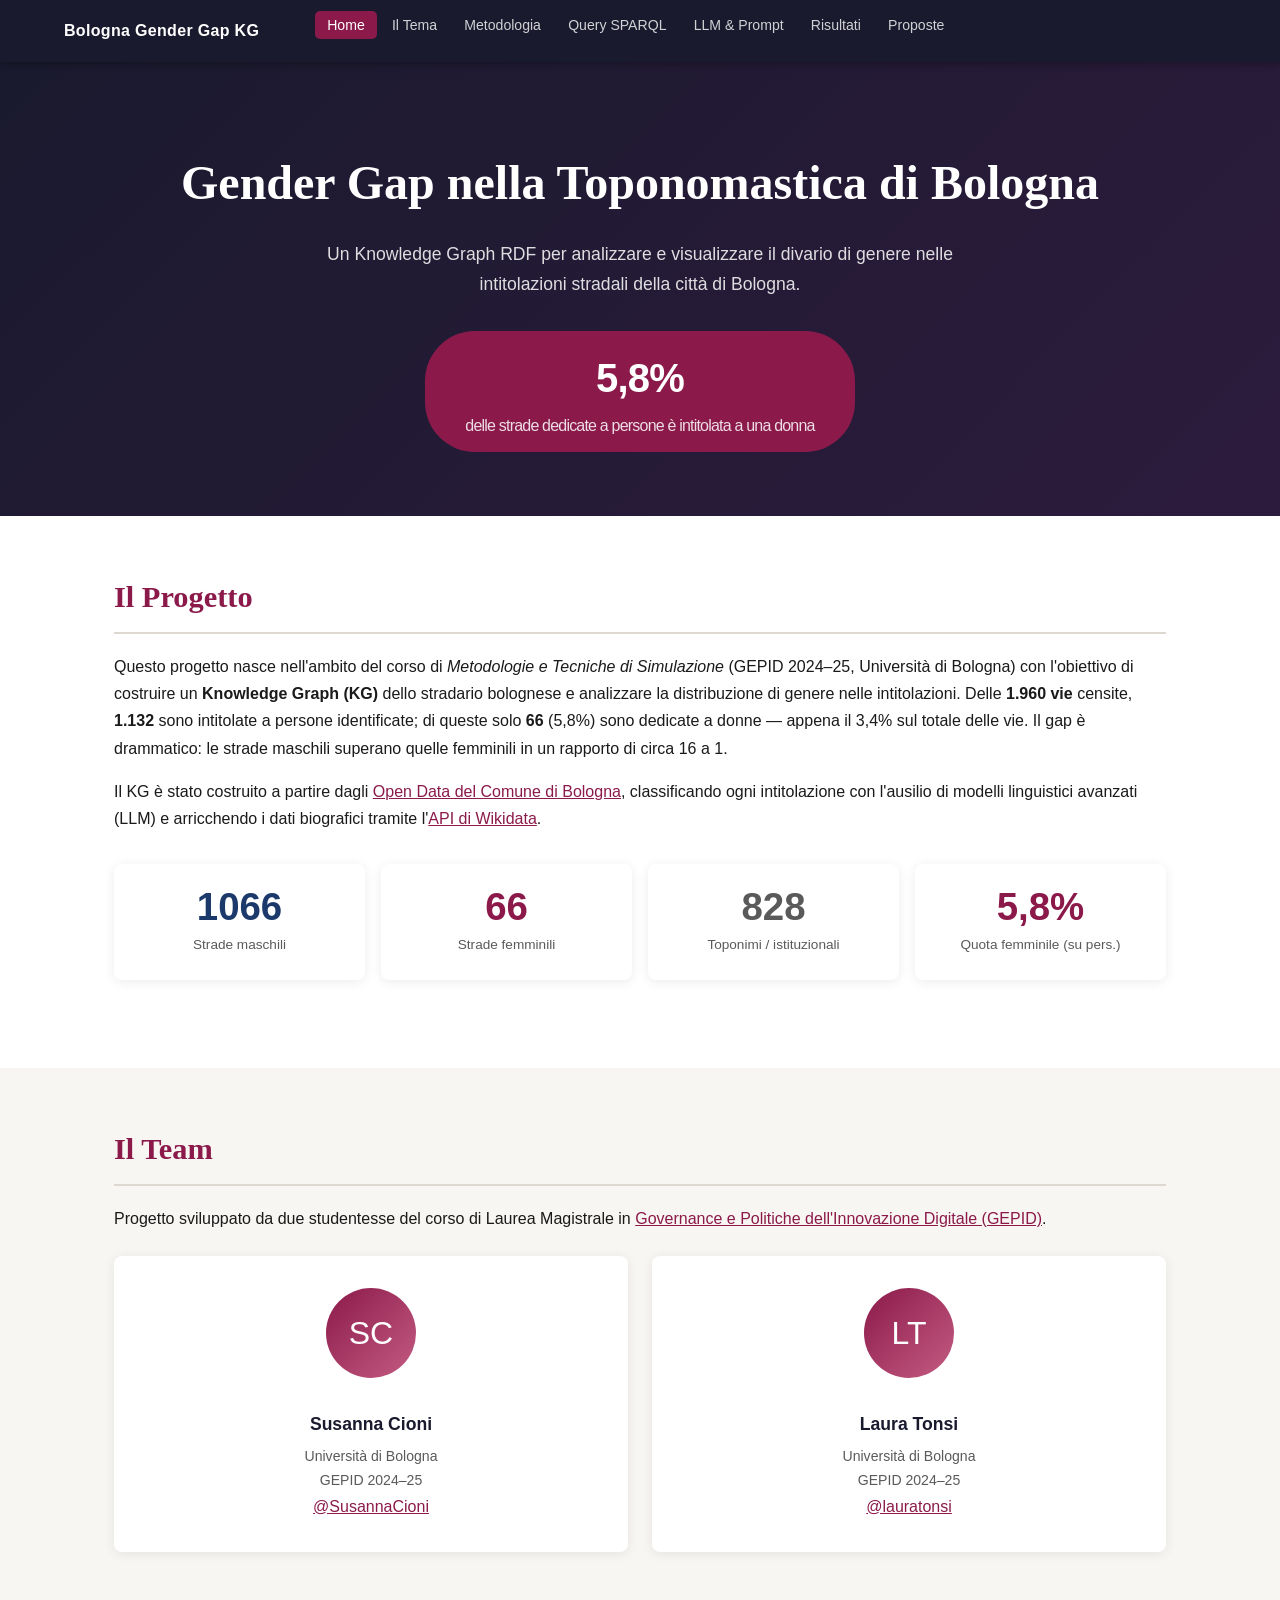
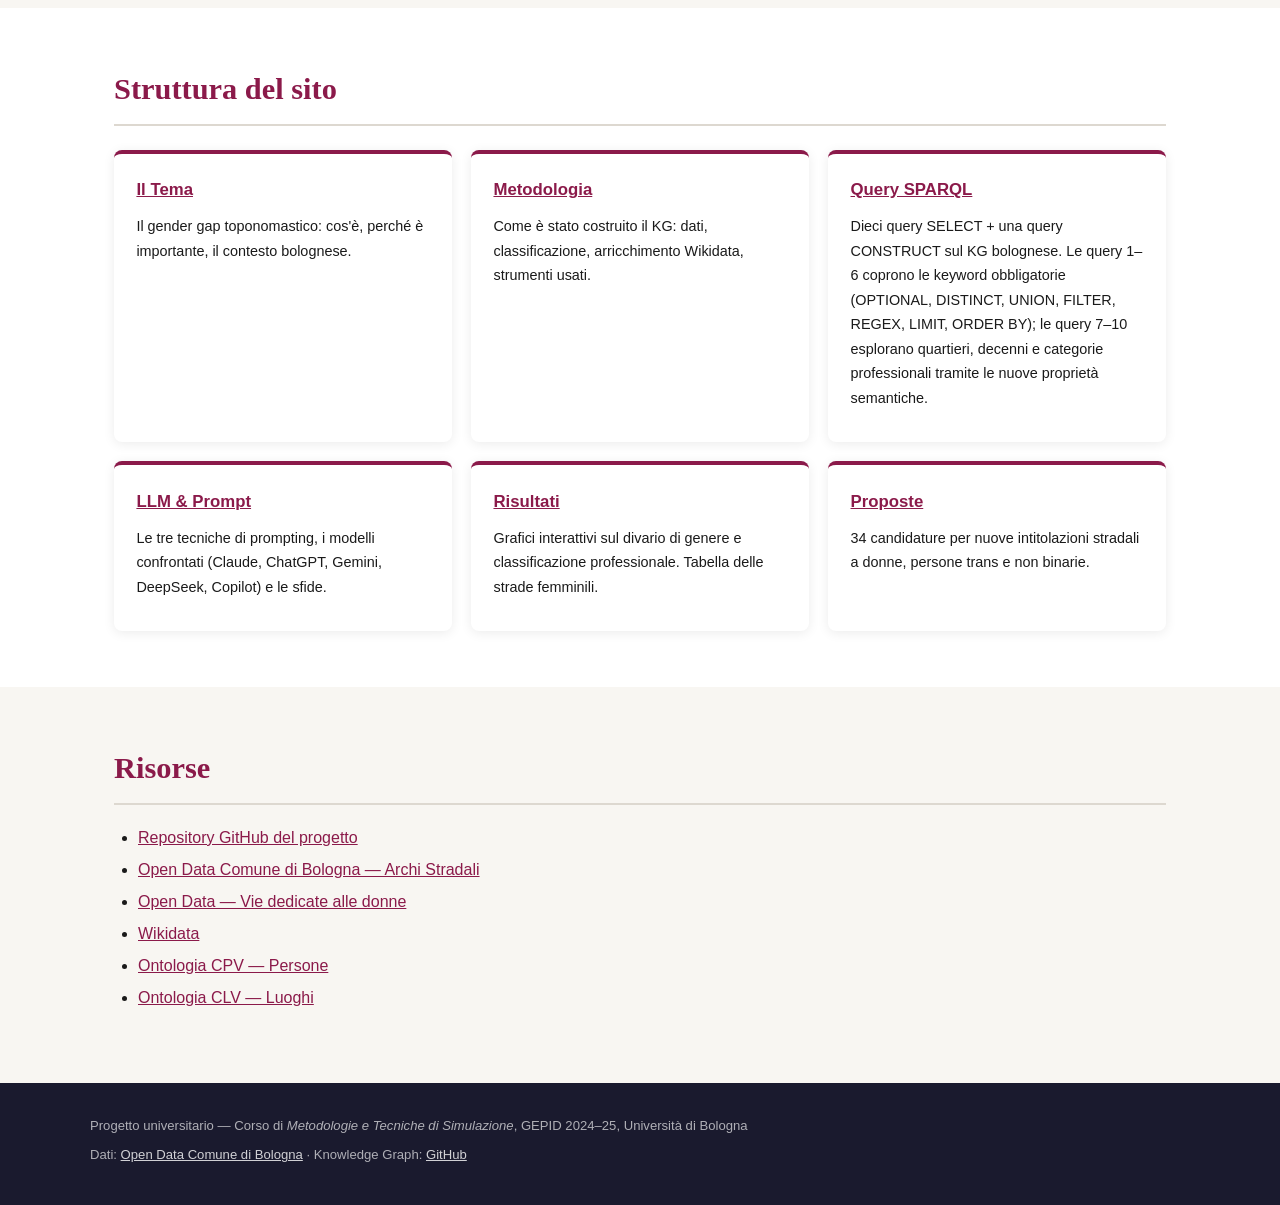
<file: docs/index.html>
<!DOCTYPE html>
<html lang="it">
<head>
  <meta charset="UTF-8">
  <meta name="viewport" content="width=device-width, initial-scale=1.0">
  <title>Home — Gender Gap Bologna</title>
  <link rel="stylesheet" href="style.css">
  
</head>
<body>
<nav id="navbar">
  <div class="nav-inner">
    <a class="nav-brand" href="index.html">Bologna Gender Gap KG</a>
    <button class="nav-toggle" onclick="document.getElementById('navbar').classList.toggle('open')" aria-label="menu">&#9776;</button>
    <ul class="nav-links">
      <li><a href="index.html" class="active">Home</a></li>
      <li><a href="topic.html">Il Tema</a></li>
      <li><a href="methodology.html">Metodologia</a></li>
      <li><a href="sparql.html">Query SPARQL</a></li>
      <li><a href="llm.html">LLM &amp; Prompt</a></li>
      <li><a href="results.html">Risultati</a></li>
      <li><a href="proposals.html">Proposte</a></li>
    </ul>
  </div>
</nav>
<main>

<div class="hero">
  <h1>Gender Gap nella Toponomastica di Bologna</h1>
  <p>Un Knowledge Graph RDF per analizzare e visualizzare il divario di genere
     nelle intitolazioni stradali della città di Bologna.</p>
  <div class="hero-stat">
    5,8%
    <small>delle strade dedicate a persone è intitolata a una donna</small>
  </div>
</div>

<div class="section-alt"><div class="section">
  <h2>Il Progetto</h2>
  <p>Questo progetto nasce nell'ambito del corso di <em>Metodologie e Tecniche di Simulazione</em>
  (GEPID 2024–25, Università di Bologna) con l'obiettivo di costruire un
  <strong>Knowledge Graph (KG)</strong> dello stradario bolognese e analizzare la distribuzione
  di genere nelle intitolazioni. Delle <strong>1.960 vie</strong> censite, <strong>1.132</strong> sono
  intitolate a persone identificate; di queste solo <strong>66</strong> (5,8%) sono dedicate a donne
  — appena il 3,4% sul totale delle vie. Il gap è drammatico: le strade maschili
  superano quelle femminili in un rapporto di circa 16 a 1.</p>

  <p>Il KG è stato costruito a partire dagli
  <a href="https://opendata.comune.bologna.it/" target="_blank">Open Data del Comune di Bologna</a>,
  classificando ogni intitolazione con l'ausilio di modelli linguistici avanzati
  (LLM) e arricchendo i dati biografici tramite l'<a href="https://www.wikidata.org/" target="_blank">API di Wikidata</a>.</p>

  <div class="stat-grid">
    <div class="stat-box stat-male">
      <div class="number">1066</div>
      <div class="label">Strade maschili</div>
    </div>
    <div class="stat-box stat-female">
      <div class="number">66</div>
      <div class="label">Strade femminili</div>
    </div>
    <div class="stat-box stat-topo">
      <div class="number">828</div>
      <div class="label">Toponimi / istituzionali</div>
    </div>
    <div class="stat-box stat-pct">
      <div class="number">5,8%</div>
      <div class="label">Quota femminile (su pers.)</div>
    </div>
  </div>
</div></div>

<div class="section">
  <h2>Il Team</h2>
  <p>Progetto sviluppato da due studentesse del corso di Laurea Magistrale
  in <a href="https://corsi.unibo.it/magistrale/PoliticheInnovazioneDigitale" target="_blank" rel="noopener">Governance e Politiche dell'Innovazione Digitale (GEPID)</a>.</p>
  <div class="team-grid">
    <div class="team-card">
      <div class="team-avatar">SC</div>
      <h3>Susanna Cioni</h3>
      <p>Università di Bologna<br>GEPID 2024–25</p>
      <a href="https://github.com/SusannaCioni" target="_blank" rel="noopener">@SusannaCioni</a>
    </div>
    <div class="team-card">
      <div class="team-avatar">LT</div>
      <h3>Laura Tonsi</h3>
      <p>Università di Bologna<br>GEPID 2024–25</p>
      <a href="https://github.com/lauratonsi" target="_blank" rel="noopener">@lauratonsi</a>
    </div>
  </div>
</div>

<div class="section-alt"><div class="section">
  <h2>Struttura del sito</h2>
  <div class="card-grid">
    <div class="card"><h3><a href="topic.html">Il Tema</a></h3>
      <p>Il gender gap toponomastico: cos'è, perché è importante, il contesto bolognese.</p></div>
    <div class="card"><h3><a href="methodology.html">Metodologia</a></h3>
      <p>Come è stato costruito il KG: dati, classificazione, arricchimento Wikidata, strumenti usati.</p></div>
    <div class="card"><h3><a href="sparql.html">Query SPARQL</a></h3>
      <p>Dieci query SELECT + una query CONSTRUCT sul KG bolognese. Le query 1–6 coprono le keyword obbligatorie (OPTIONAL, DISTINCT, UNION, FILTER, REGEX, LIMIT, ORDER BY); le query 7–10 esplorano quartieri, decenni e categorie professionali tramite le nuove proprietà semantiche.</p></div>
    <div class="card"><h3><a href="llm.html">LLM &amp; Prompt</a></h3>
      <p>Le tre tecniche di prompting, i modelli confrontati (Claude, ChatGPT, Gemini, DeepSeek, Copilot) e le sfide.</p></div>
    <div class="card"><h3><a href="results.html">Risultati</a></h3>
      <p>Grafici interattivi sul divario di genere e classificazione professionale. Tabella delle strade femminili.</p></div>
    <div class="card"><h3><a href="proposals.html">Proposte</a></h3>
      <p>34 candidature per nuove intitolazioni stradali a donne, persone trans e non binarie.</p></div>
  </div>
</div></div>

<div class="section">
  <h2>Risorse</h2>
  <ul>
    <li><a href="https://github.com/lauratonsi/PROGETTO_KNOWLEDGE_GRAPH" target="_blank">Repository GitHub del progetto</a></li>
    <li><a href="https://opendata.comune.bologna.it/explore/dataset/rifter_arcstra_li/information/" target="_blank">Open Data Comune di Bologna — Archi Stradali</a></li>
    <li><a href="https://opendata.comune.bologna.it/explore/dataset/le-aree-verdi-e-le-vie-di-bologna-dedicate-alle-donne/information/" target="_blank">Open Data — Vie dedicate alle donne</a></li>
    <li><a href="https://www.wikidata.org/" target="_blank">Wikidata</a></li>
    <li><a href="https://w3id.org/italia/onto/CPV/" target="_blank">Ontologia CPV — Persone</a></li>
    <li><a href="https://w3id.org/italia/onto/CLV/" target="_blank">Ontologia CLV — Luoghi</a></li>
  </ul>
</div>

</main>
<footer>
  <div class="footer-inner">
    <p>Progetto universitario — Corso di <em>Metodologie e Tecniche di Simulazione</em>, GEPID 2024–25, Università di Bologna</p>
    <p>Dati: <a href="https://opendata.comune.bologna.it/" target="_blank">Open Data Comune di Bologna</a> ·
       Knowledge Graph: <a href="https://github.com/lauratonsi/PROGETTO_KNOWLEDGE_GRAPH" target="_blank">GitHub</a></p>
  </div>
</footer>

</body>
</html>
</file>
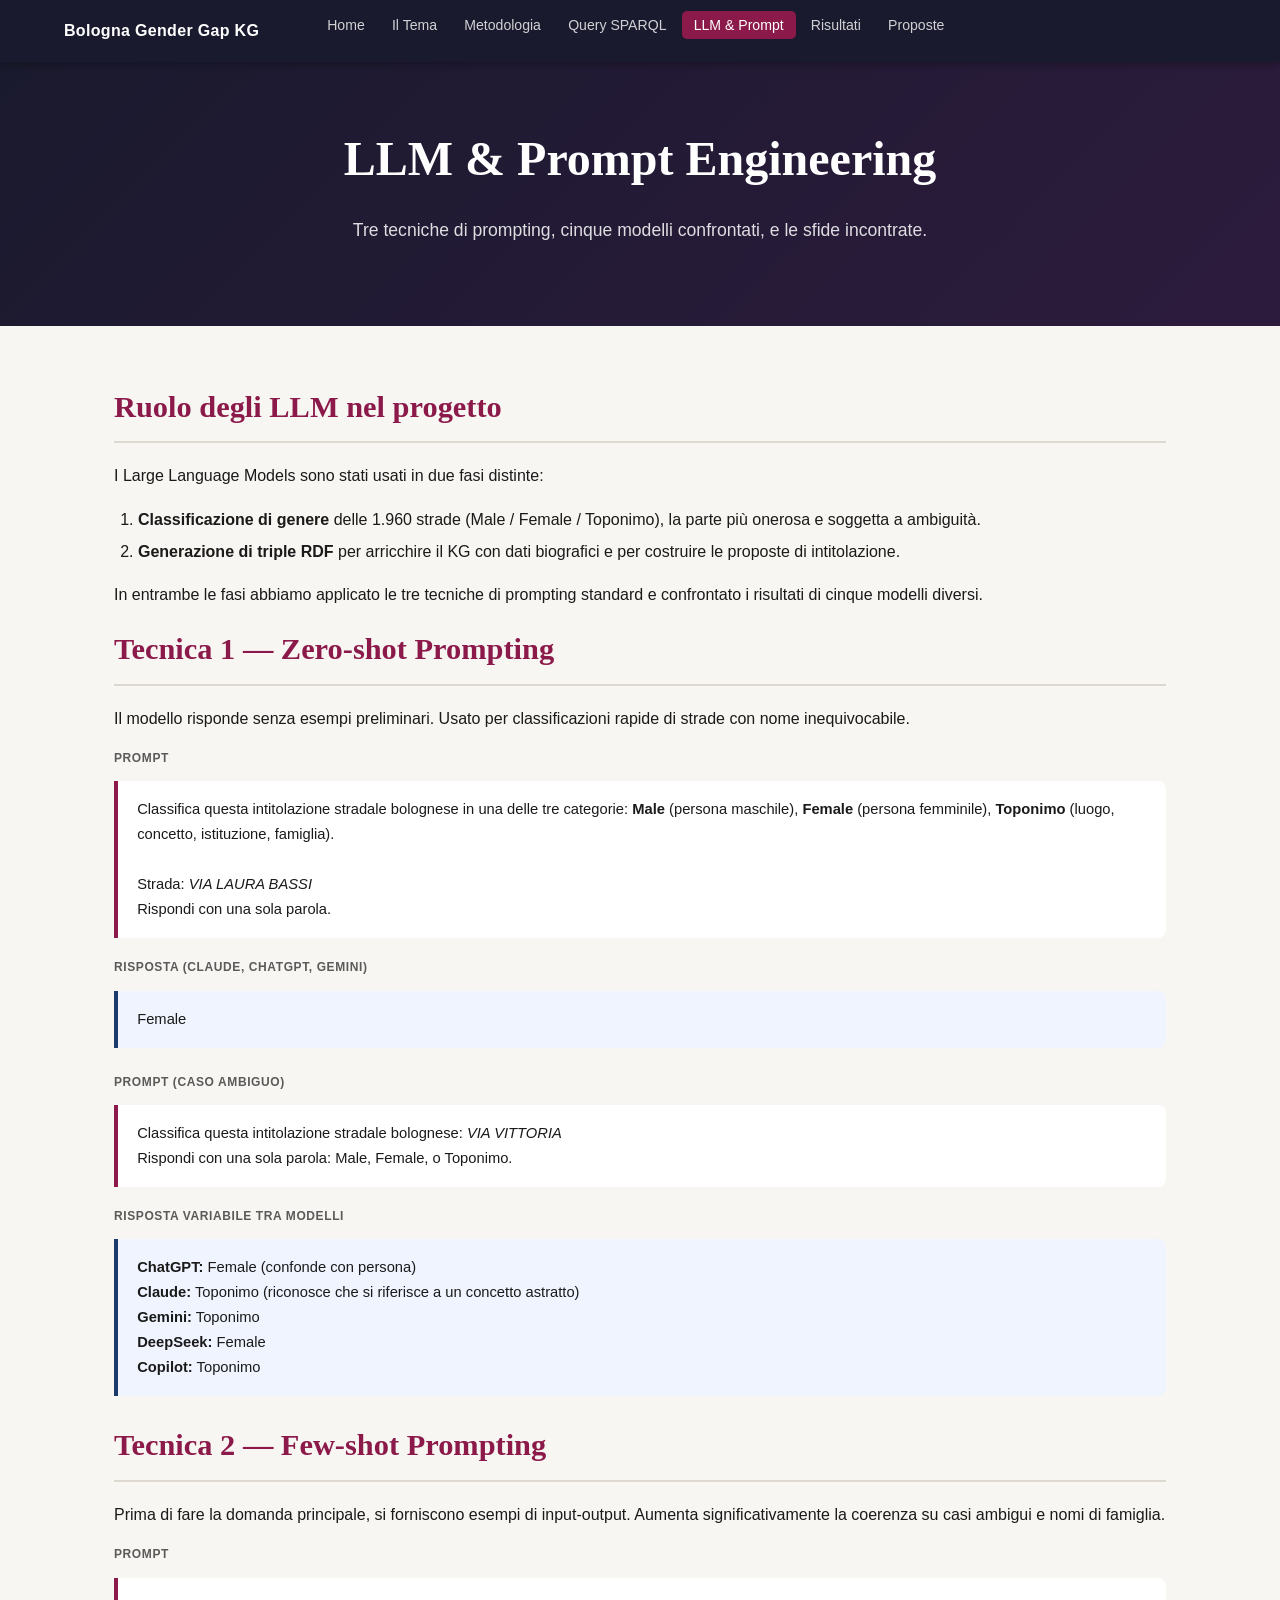
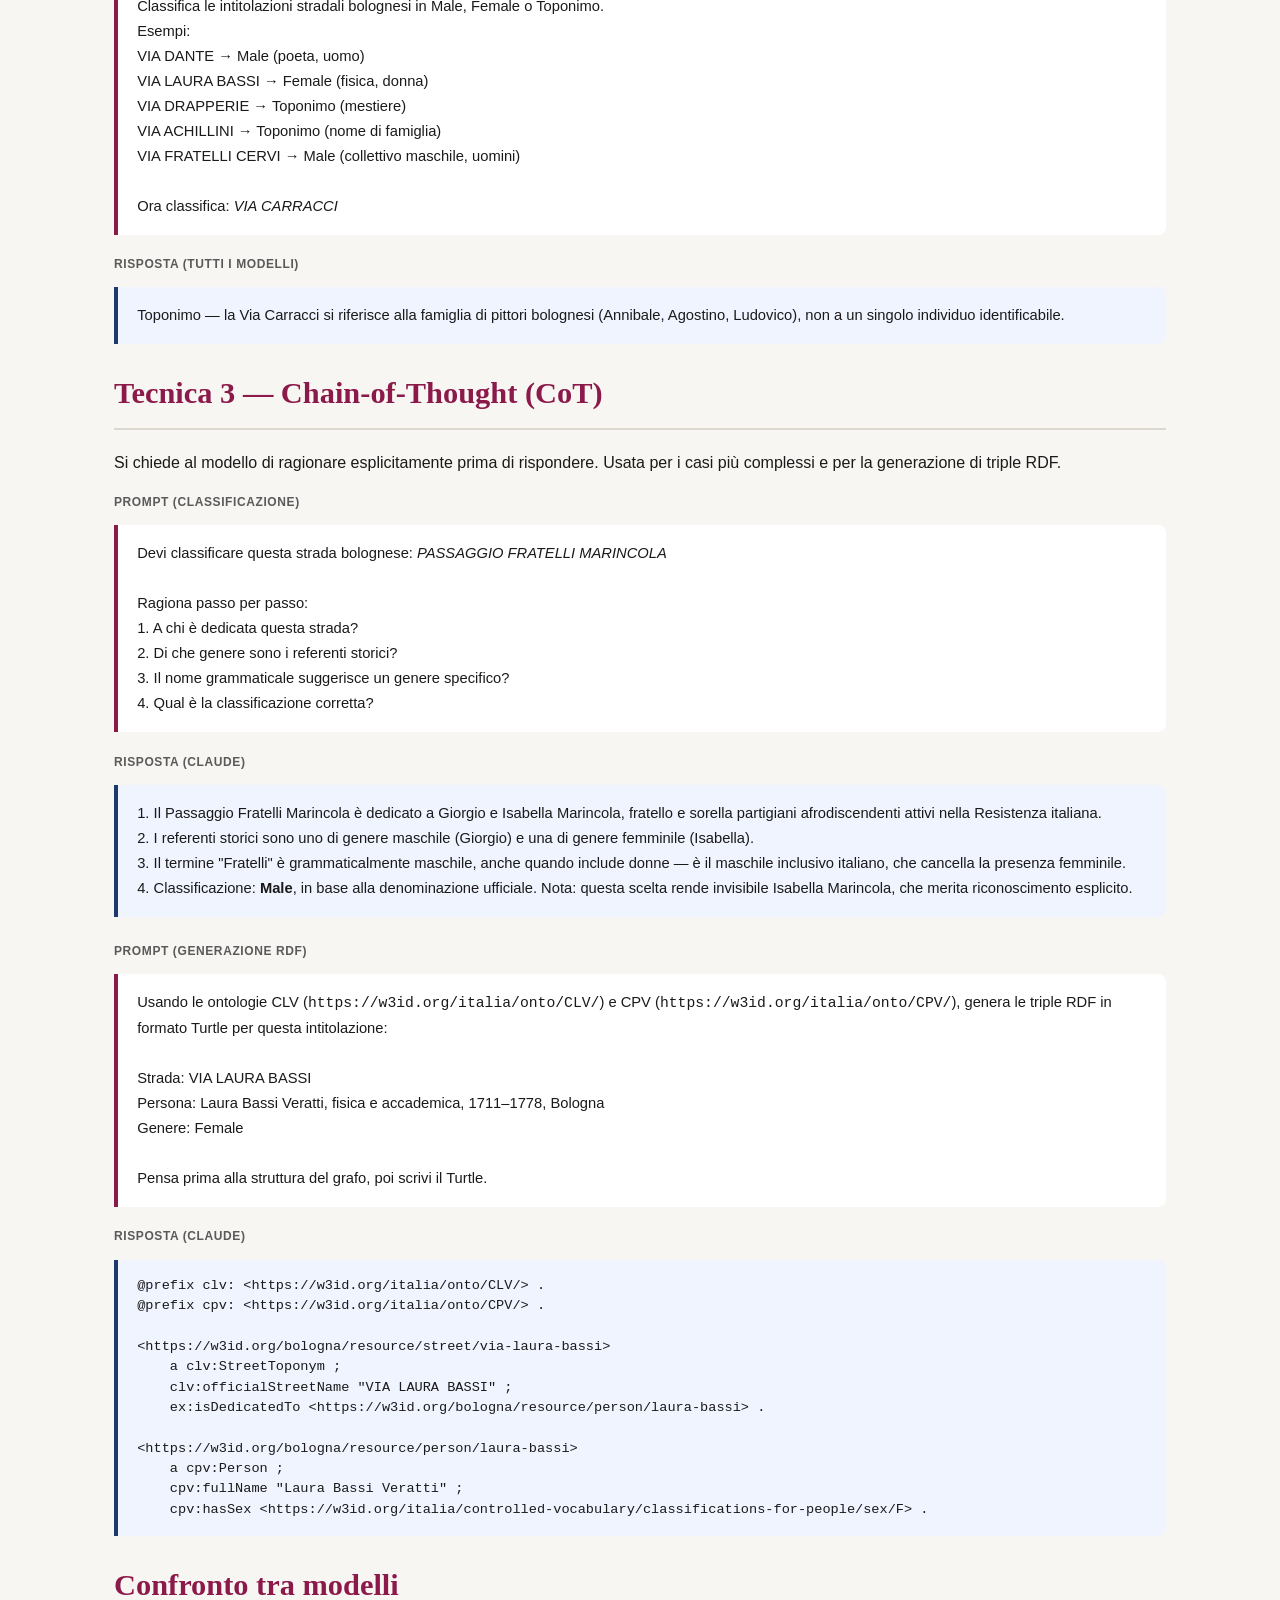
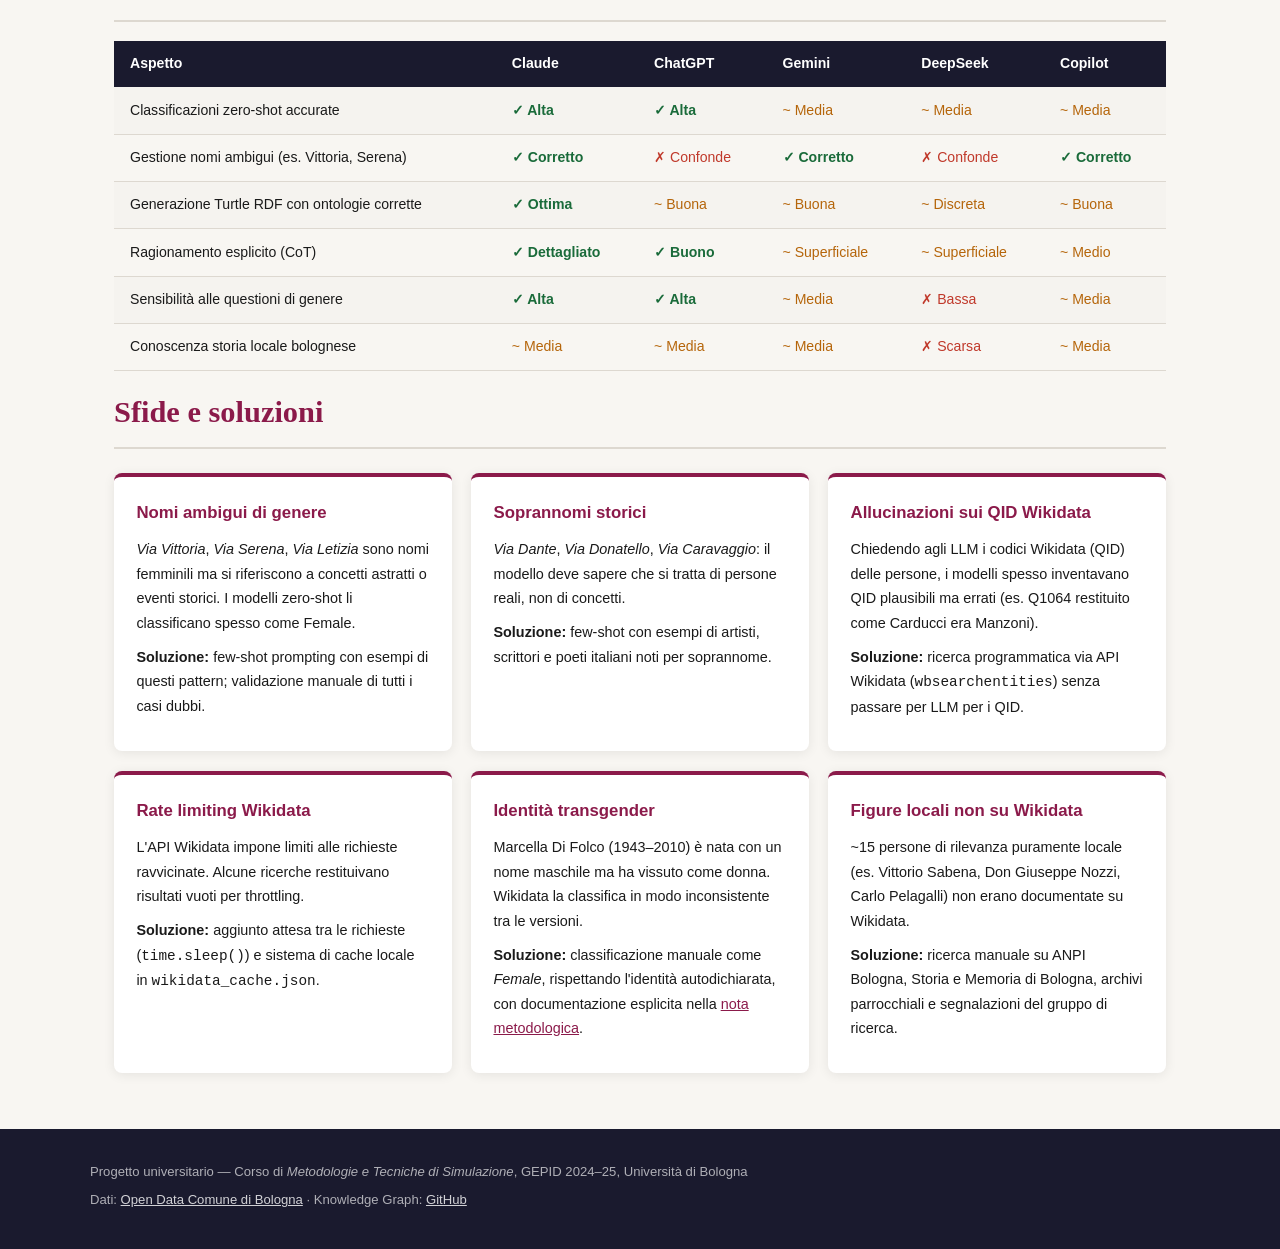
<file: docs/llm.html>
<!DOCTYPE html>
<html lang="it">
<head>
  <meta charset="UTF-8">
  <meta name="viewport" content="width=device-width, initial-scale=1.0">
  <title>LLM & Prompt — Gender Gap Bologna</title>
  <link rel="stylesheet" href="style.css">
  
</head>
<body>
<nav id="navbar">
  <div class="nav-inner">
    <a class="nav-brand" href="index.html">Bologna Gender Gap KG</a>
    <button class="nav-toggle" onclick="document.getElementById('navbar').classList.toggle('open')" aria-label="menu">&#9776;</button>
    <ul class="nav-links">
      <li><a href="index.html">Home</a></li>
      <li><a href="topic.html">Il Tema</a></li>
      <li><a href="methodology.html">Metodologia</a></li>
      <li><a href="sparql.html">Query SPARQL</a></li>
      <li><a href="llm.html" class="active">LLM &amp; Prompt</a></li>
      <li><a href="results.html">Risultati</a></li>
      <li><a href="proposals.html">Proposte</a></li>
    </ul>
  </div>
</nav>
<main>

<div class="hero" style="padding:3.5rem 1.5rem 3rem">
  <h1>LLM &amp; Prompt Engineering</h1>
  <p>Tre tecniche di prompting, cinque modelli confrontati, e le sfide incontrate.</p>
</div>

<div class="section">
  <h2>Ruolo degli LLM nel progetto</h2>
  <p>I Large Language Models sono stati usati in due fasi distinte:</p>
  <ol>
    <li><strong>Classificazione di genere</strong> delle 1.960 strade (Male / Female / Toponimo),
    la parte più onerosa e soggetta a ambiguità.</li>
    <li><strong>Generazione di triple RDF</strong> per arricchire il KG con dati biografici
    e per costruire le proposte di intitolazione.</li>
  </ol>
  <p>In entrambe le fasi abbiamo applicato le tre tecniche di prompting standard e confrontato
  i risultati di cinque modelli diversi.</p>

  <h2>Tecnica 1 — Zero-shot Prompting</h2>
  <p>Il modello risponde senza esempi preliminari. Usato per classificazioni rapide di strade
  con nome inequivocabile.</p>

  <div class="prompt-label">Prompt</div>
  <div class="prompt-box">
    Classifica questa intitolazione stradale bolognese in una delle tre categorie:
    <strong>Male</strong> (persona maschile), <strong>Female</strong> (persona femminile),
    <strong>Toponimo</strong> (luogo, concetto, istituzione, famiglia).<br><br>
    Strada: <em>VIA LAURA BASSI</em><br>
    Rispondi con una sola parola.
  </div>
  <div class="prompt-label">Risposta (Claude, ChatGPT, Gemini)</div>
  <div class="response-box">Female</div>

  <div class="prompt-label">Prompt (caso ambiguo)</div>
  <div class="prompt-box">
    Classifica questa intitolazione stradale bolognese: <em>VIA VITTORIA</em><br>
    Rispondi con una sola parola: Male, Female, o Toponimo.
  </div>
  <div class="prompt-label">Risposta variabile tra modelli</div>
  <div class="response-box">
    <strong>ChatGPT:</strong> Female (confonde con persona)<br>
    <strong>Claude:</strong> Toponimo (riconosce che si riferisce a un concetto astratto)<br>
    <strong>Gemini:</strong> Toponimo<br>
    <strong>DeepSeek:</strong> Female<br>
    <strong>Copilot:</strong> Toponimo
  </div>

  <h2>Tecnica 2 — Few-shot Prompting</h2>
  <p>Prima di fare la domanda principale, si forniscono esempi di input-output.
  Aumenta significativamente la coerenza su casi ambigui e nomi di famiglia.</p>

  <div class="prompt-label">Prompt</div>
  <div class="prompt-box">
    Classifica le intitolazioni stradali bolognesi in Male, Female o Toponimo.<br>
    Esempi:<br>
    VIA DANTE → Male (poeta, uomo)<br>
    VIA LAURA BASSI → Female (fisica, donna)<br>
    VIA DRAPPERIE → Toponimo (mestiere)<br>
    VIA ACHILLINI → Toponimo (nome di famiglia)<br>
    VIA FRATELLI CERVI → Male (collettivo maschile, uomini)<br><br>
    Ora classifica: <em>VIA CARRACCI</em>
  </div>
  <div class="prompt-label">Risposta (tutti i modelli)</div>
  <div class="response-box">
    Toponimo — la Via Carracci si riferisce alla famiglia di pittori bolognesi (Annibale, Agostino, Ludovico),
    non a un singolo individuo identificabile.
  </div>

  <h2>Tecnica 3 — Chain-of-Thought (CoT)</h2>
  <p>Si chiede al modello di ragionare esplicitamente prima di rispondere.
  Usata per i casi più complessi e per la generazione di triple RDF.</p>

  <div class="prompt-label">Prompt (classificazione)</div>
  <div class="prompt-box">
    Devi classificare questa strada bolognese: <em>PASSAGGIO FRATELLI MARINCOLA</em><br><br>
    Ragiona passo per passo:<br>
    1. A chi è dedicata questa strada?<br>
    2. Di che genere sono i referenti storici?<br>
    3. Il nome grammaticale suggerisce un genere specifico?<br>
    4. Qual è la classificazione corretta?
  </div>
  <div class="prompt-label">Risposta (Claude)</div>
  <div class="response-box">
    1. Il Passaggio Fratelli Marincola è dedicato a Giorgio e Isabella Marincola,
    fratello e sorella partigiani afrodiscendenti attivi nella Resistenza italiana.<br>
    2. I referenti storici sono uno di genere maschile (Giorgio) e una di genere femminile (Isabella).<br>
    3. Il termine "Fratelli" è grammaticalmente maschile, anche quando include donne —
    è il maschile inclusivo italiano, che cancella la presenza femminile.<br>
    4. Classificazione: <strong>Male</strong>, in base alla denominazione ufficiale.
    Nota: questa scelta rende invisibile Isabella Marincola, che merita riconoscimento esplicito.
  </div>

  <div class="prompt-label">Prompt (generazione RDF)</div>
  <div class="prompt-box">
    Usando le ontologie CLV (<code>https://w3id.org/italia/onto/CLV/</code>) e
    CPV (<code>https://w3id.org/italia/onto/CPV/</code>),
    genera le triple RDF in formato Turtle per questa intitolazione:<br><br>
    Strada: VIA LAURA BASSI<br>
    Persona: Laura Bassi Veratti, fisica e accademica, 1711–1778, Bologna<br>
    Genere: Female<br><br>
    Pensa prima alla struttura del grafo, poi scrivi il Turtle.
  </div>
  <div class="prompt-label">Risposta (Claude)</div>
  <div class="response-box">
<pre style="font-size:0.85rem;line-height:1.5">@prefix clv: &lt;https://w3id.org/italia/onto/CLV/&gt; .
@prefix cpv: &lt;https://w3id.org/italia/onto/CPV/&gt; .

&lt;https://w3id.org/bologna/resource/street/via-laura-bassi&gt;
    a clv:StreetToponym ;
    clv:officialStreetName "VIA LAURA BASSI" ;
    ex:isDedicatedTo &lt;https://w3id.org/bologna/resource/person/laura-bassi&gt; .

&lt;https://w3id.org/bologna/resource/person/laura-bassi&gt;
    a cpv:Person ;
    cpv:fullName "Laura Bassi Veratti" ;
    cpv:hasSex &lt;https://w3id.org/italia/controlled-vocabulary/classifications-for-people/sex/F&gt; .</pre>
  </div>

  <h2>Confronto tra modelli</h2>
  <div class="table-wrap"><table class="llm-table">
    <tr>
      <th>Aspetto</th>
      <th>Claude</th>
      <th>ChatGPT</th>
      <th>Gemini</th>
      <th>DeepSeek</th>
      <th>Copilot</th>
    </tr>
    <tr>
      <td>Classificazioni zero-shot accurate</td>
      <td class="check">✓ Alta</td>
      <td class="check">✓ Alta</td>
      <td class="partial">~ Media</td>
      <td class="partial">~ Media</td>
      <td class="partial">~ Media</td>
    </tr>
    <tr>
      <td>Gestione nomi ambigui (es. Vittoria, Serena)</td>
      <td class="check">✓ Corretto</td>
      <td class="cross">✗ Confonde</td>
      <td class="check">✓ Corretto</td>
      <td class="cross">✗ Confonde</td>
      <td class="check">✓ Corretto</td>
    </tr>
    <tr>
      <td>Generazione Turtle RDF con ontologie corrette</td>
      <td class="check">✓ Ottima</td>
      <td class="partial">~ Buona</td>
      <td class="partial">~ Buona</td>
      <td class="partial">~ Discreta</td>
      <td class="partial">~ Buona</td>
    </tr>
    <tr>
      <td>Ragionamento esplicito (CoT)</td>
      <td class="check">✓ Dettagliato</td>
      <td class="check">✓ Buono</td>
      <td class="partial">~ Superficiale</td>
      <td class="partial">~ Superficiale</td>
      <td class="partial">~ Medio</td>
    </tr>
    <tr>
      <td>Sensibilità alle questioni di genere</td>
      <td class="check">✓ Alta</td>
      <td class="check">✓ Alta</td>
      <td class="partial">~ Media</td>
      <td class="cross">✗ Bassa</td>
      <td class="partial">~ Media</td>
    </tr>
    <tr>
      <td>Conoscenza storia locale bolognese</td>
      <td class="partial">~ Media</td>
      <td class="partial">~ Media</td>
      <td class="partial">~ Media</td>
      <td class="cross">✗ Scarsa</td>
      <td class="partial">~ Media</td>
    </tr>
  </table></div>

  <h2>Sfide e soluzioni</h2>
  <div class="card-grid">
    <div class="card">
      <h3>Nomi ambigui di genere</h3>
      <p><em>Via Vittoria</em>, <em>Via Serena</em>, <em>Via Letizia</em> sono nomi femminili ma
      si riferiscono a concetti astratti o eventi storici. I modelli zero-shot li classificano
      spesso come Female.</p>
      <p><strong>Soluzione:</strong> few-shot prompting con esempi di questi pattern;
      validazione manuale di tutti i casi dubbi.</p>
    </div>
    <div class="card">
      <h3>Soprannomi storici</h3>
      <p><em>Via Dante</em>, <em>Via Donatello</em>, <em>Via Caravaggio</em>:
      il modello deve sapere che si tratta di persone reali, non di concetti.</p>
      <p><strong>Soluzione:</strong> few-shot con esempi di artisti, scrittori e poeti italiani
      noti per soprannome.</p>
    </div>
    <div class="card">
      <h3>Allucinazioni sui QID Wikidata</h3>
      <p>Chiedendo agli LLM i codici Wikidata (QID) delle persone, i modelli spesso
      inventavano QID plausibili ma errati (es. Q1064 restituito come Carducci era Manzoni).</p>
      <p><strong>Soluzione:</strong> ricerca programmatica via API Wikidata
      (<code>wbsearchentities</code>) senza passare per LLM per i QID.</p>
    </div>
    <div class="card">
      <h3>Rate limiting Wikidata</h3>
      <p>L'API Wikidata impone limiti alle richieste ravvicinate. Alcune ricerche
      restituivano risultati vuoti per throttling.</p>
      <p><strong>Soluzione:</strong> aggiunto attesa tra le richieste (<code>time.sleep()</code>)
      e sistema di cache locale in <code>wikidata_cache.json</code>.</p>
    </div>
    <div class="card">
      <h3>Identità transgender</h3>
      <p>Marcella Di Folco (1943–2010) è nata con un nome maschile ma ha vissuto come donna.
      Wikidata la classifica in modo inconsistente tra le versioni.</p>
      <p><strong>Soluzione:</strong> classificazione manuale come <em>Female</em>,
      rispettando l'identità autodichiarata, con documentazione esplicita nella
      <a href="https://github.com/lauratonsi/PROGETTO_KNOWLEDGE_GRAPH/blob/main/NOTE_METODOLOGICHE.md" target="_blank">nota metodologica</a>.</p>
    </div>
    <div class="card">
      <h3>Figure locali non su Wikidata</h3>
      <p>~15 persone di rilevanza puramente locale (es. Vittorio Sabena, Don Giuseppe Nozzi,
      Carlo Pelagalli) non erano documentate su Wikidata.</p>
      <p><strong>Soluzione:</strong> ricerca manuale su ANPI Bologna,
      Storia e Memoria di Bologna, archivi parrocchiali e segnalazioni del gruppo di ricerca.</p>
    </div>
  </div>
</div>

</main>
<footer>
  <div class="footer-inner">
    <p>Progetto universitario — Corso di <em>Metodologie e Tecniche di Simulazione</em>, GEPID 2024–25, Università di Bologna</p>
    <p>Dati: <a href="https://opendata.comune.bologna.it/" target="_blank">Open Data Comune di Bologna</a> ·
       Knowledge Graph: <a href="https://github.com/lauratonsi/PROGETTO_KNOWLEDGE_GRAPH" target="_blank">GitHub</a></p>
  </div>
</footer>

</body>
</html>
</file>
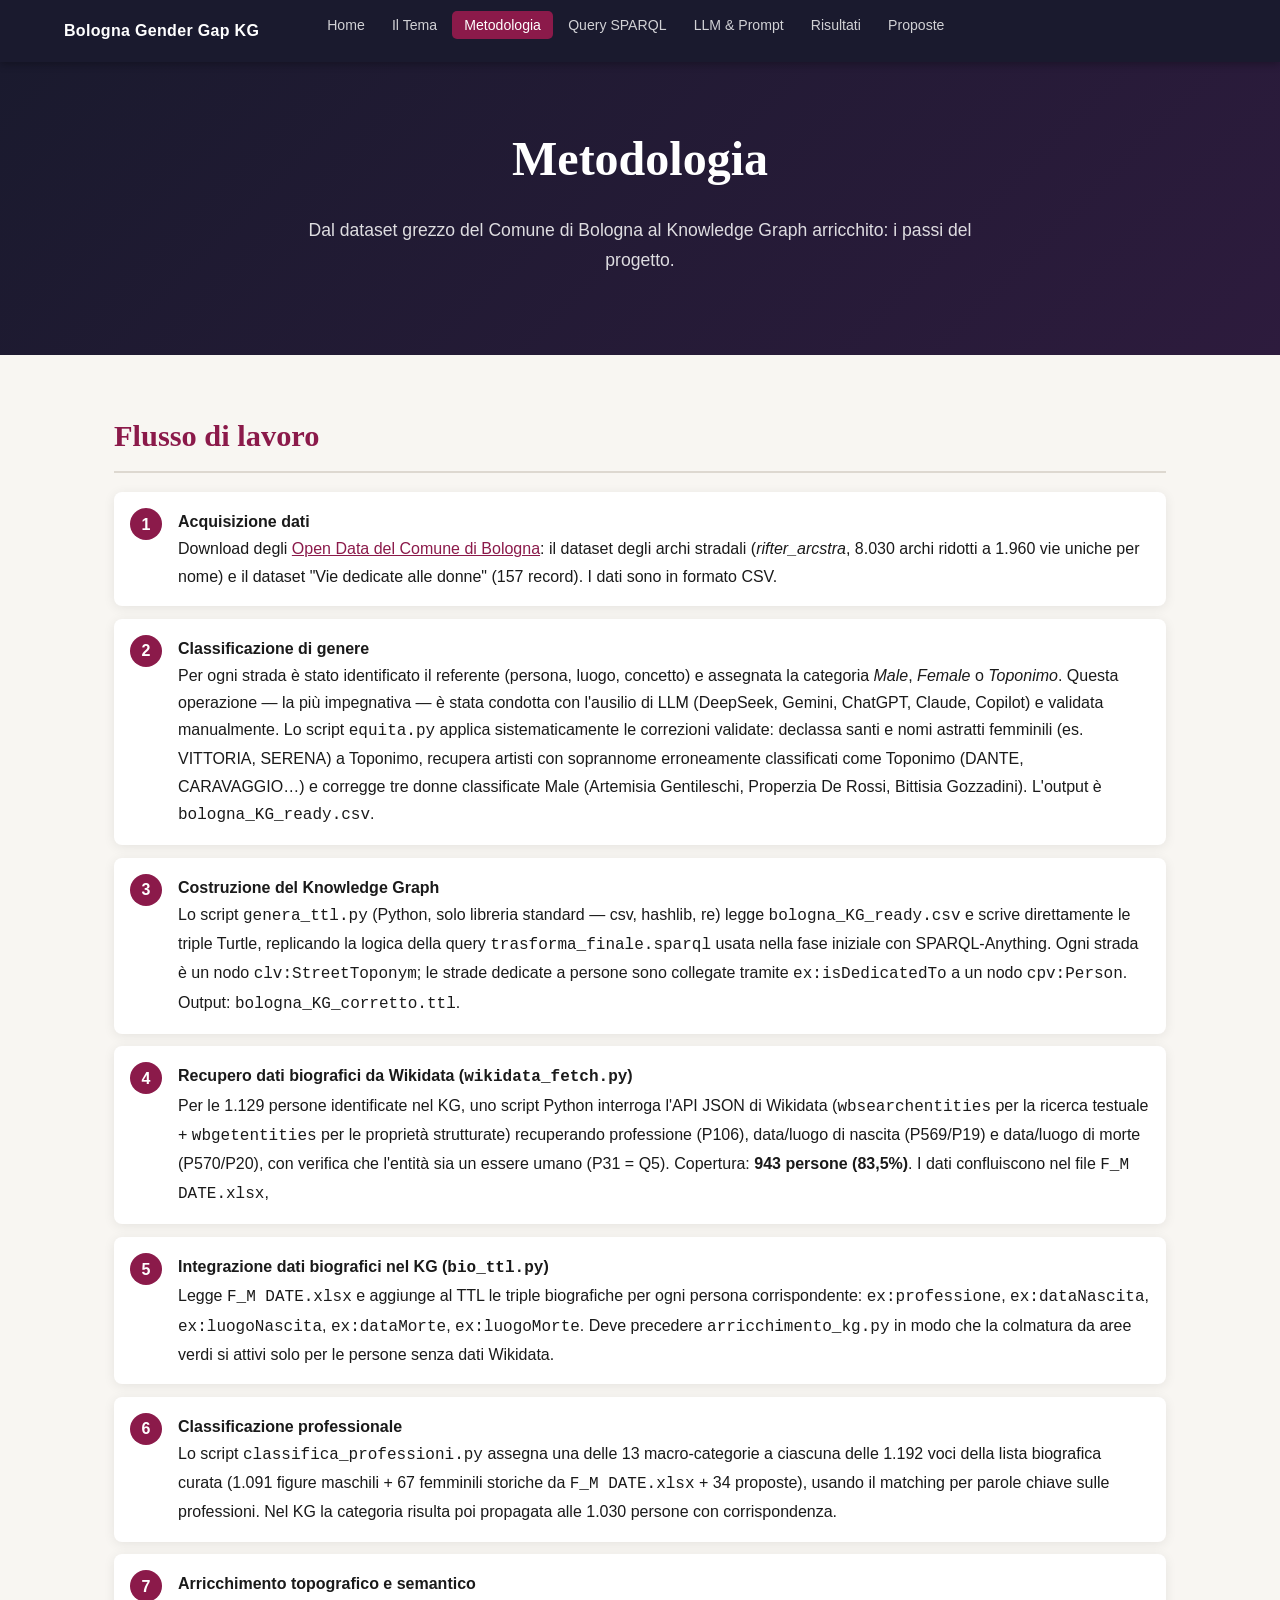
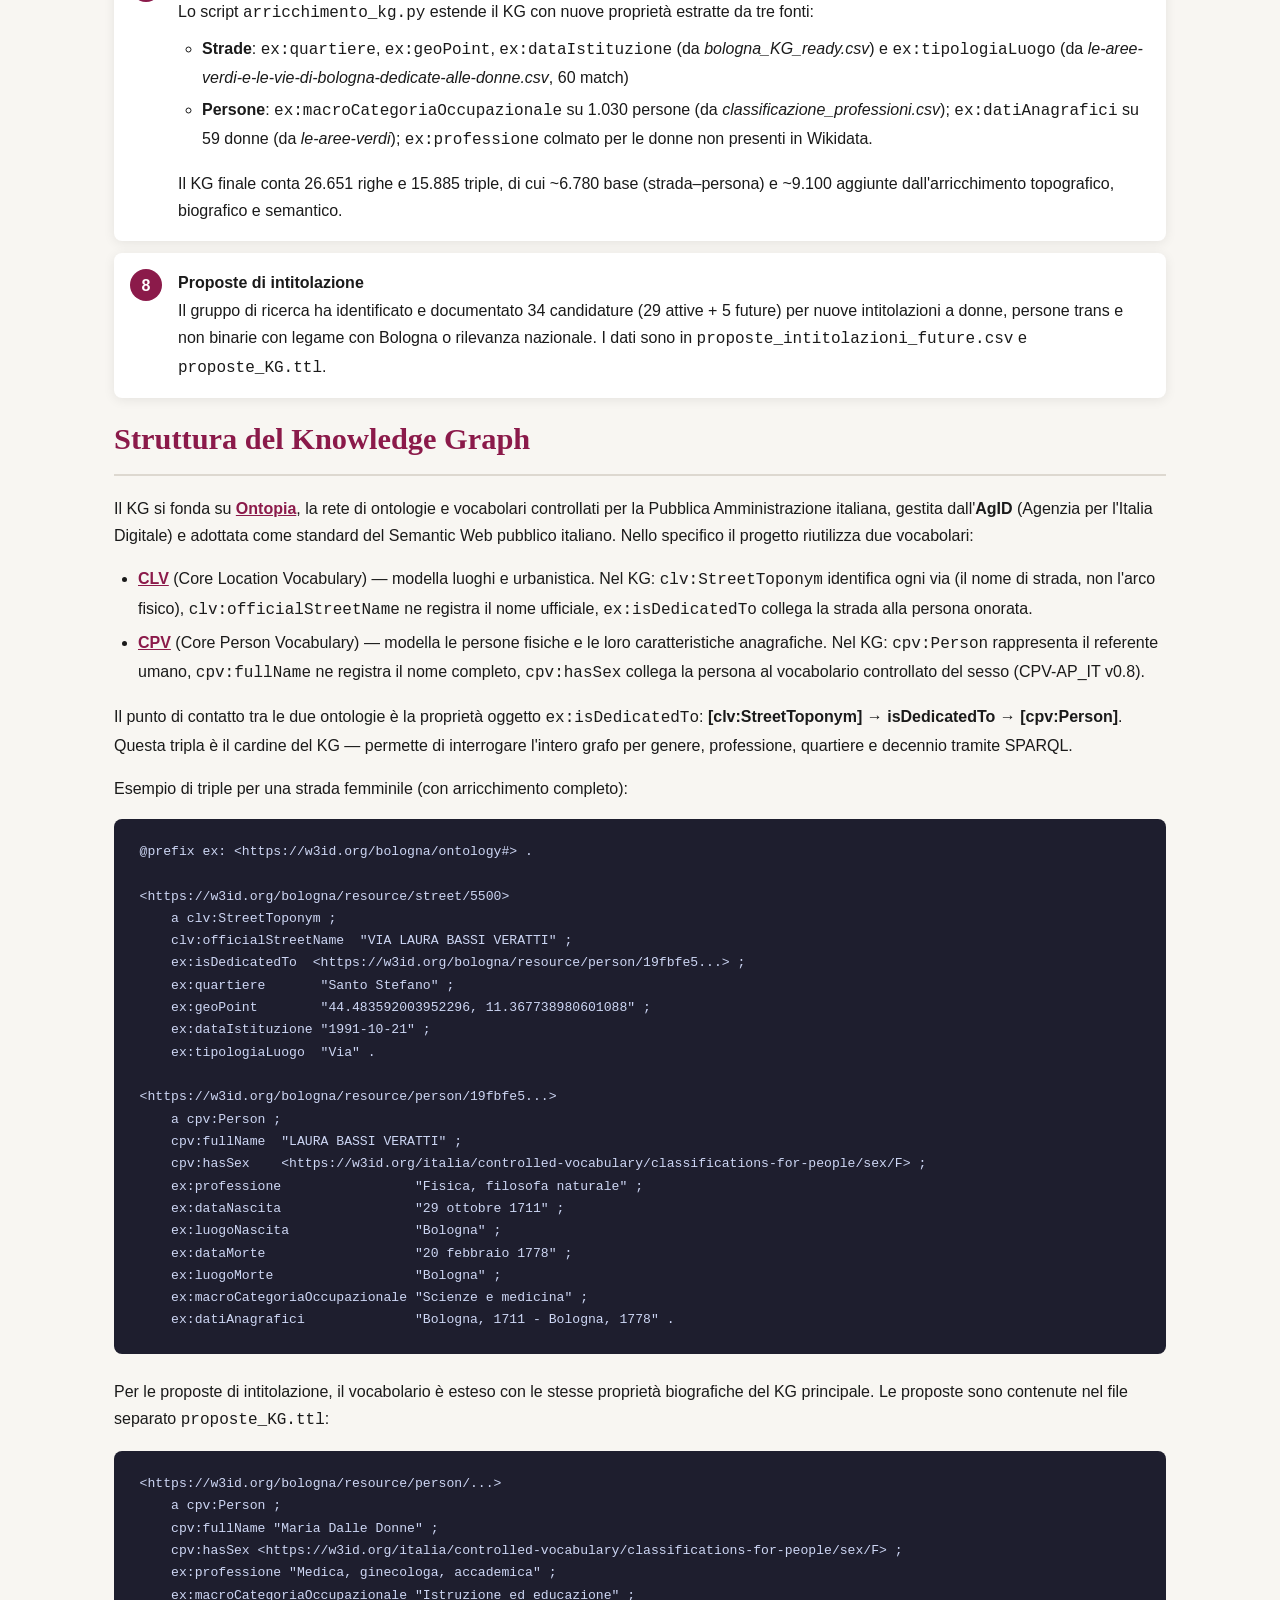
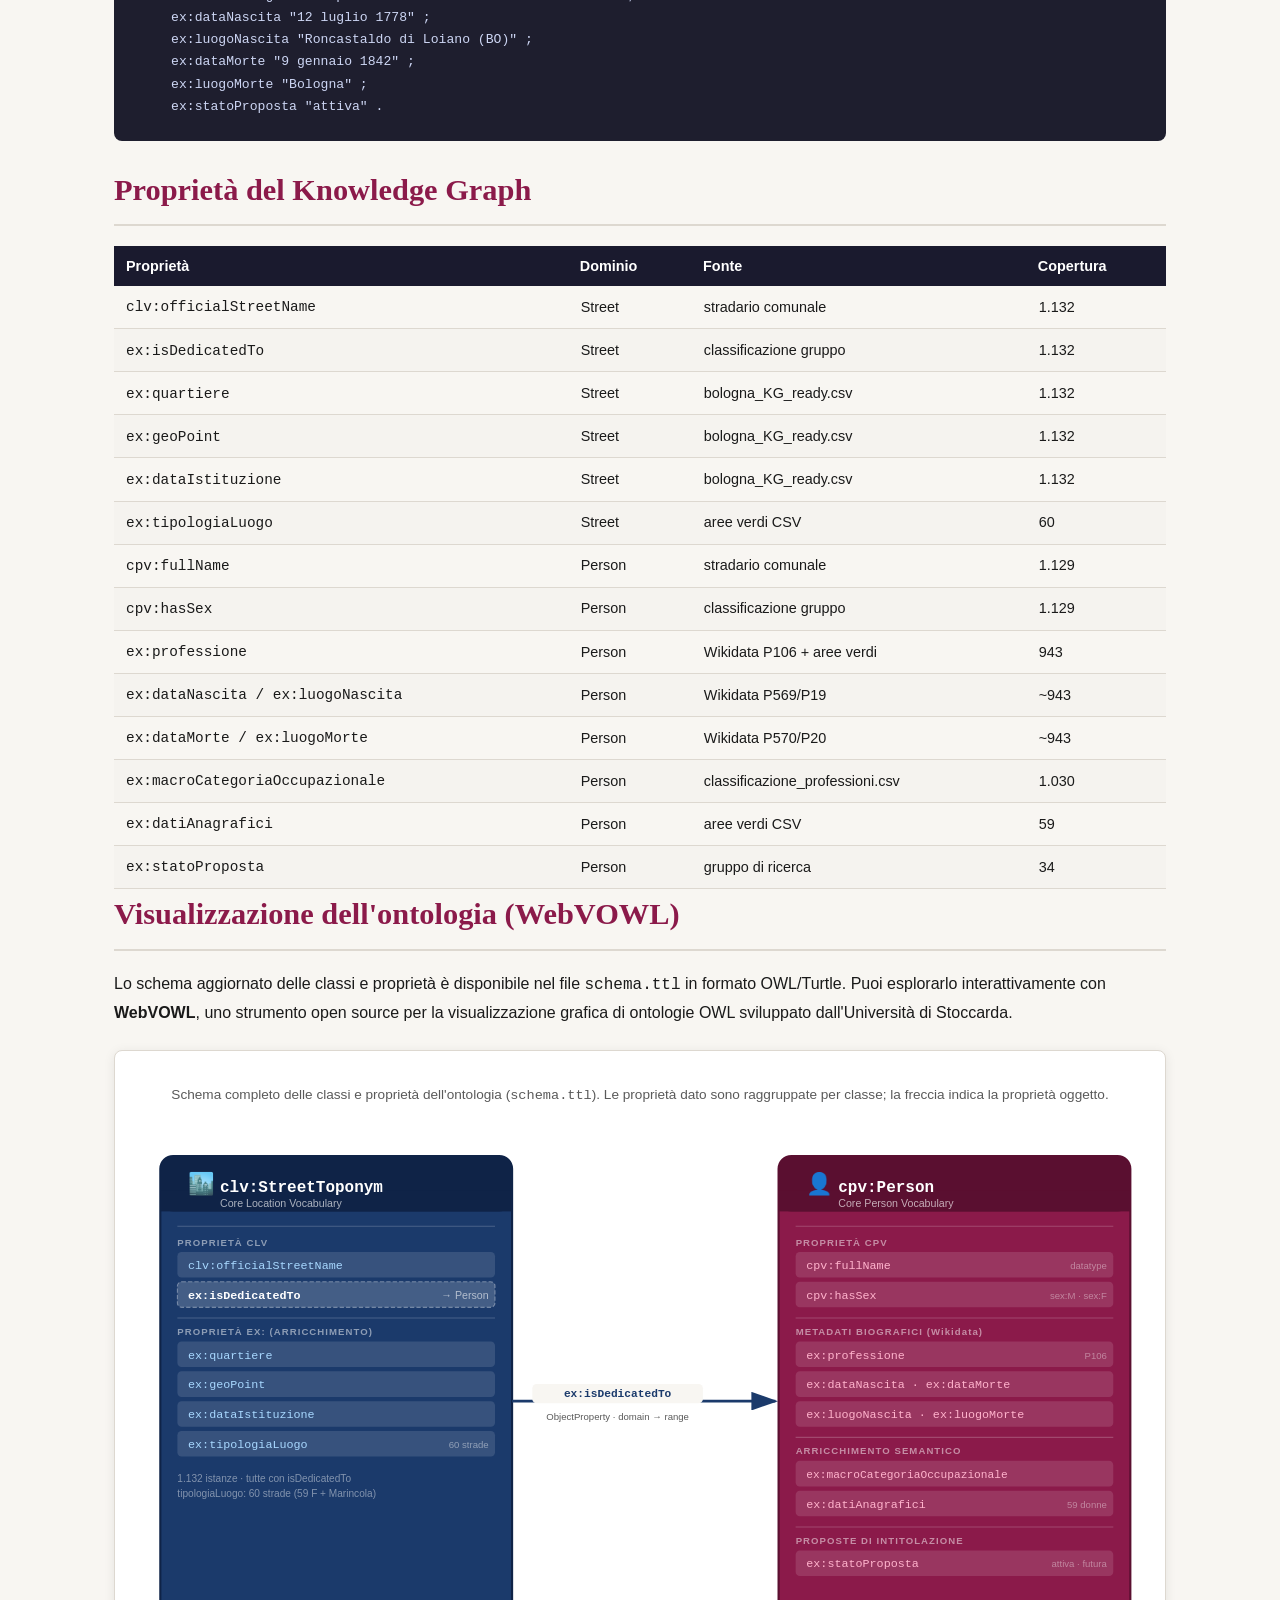
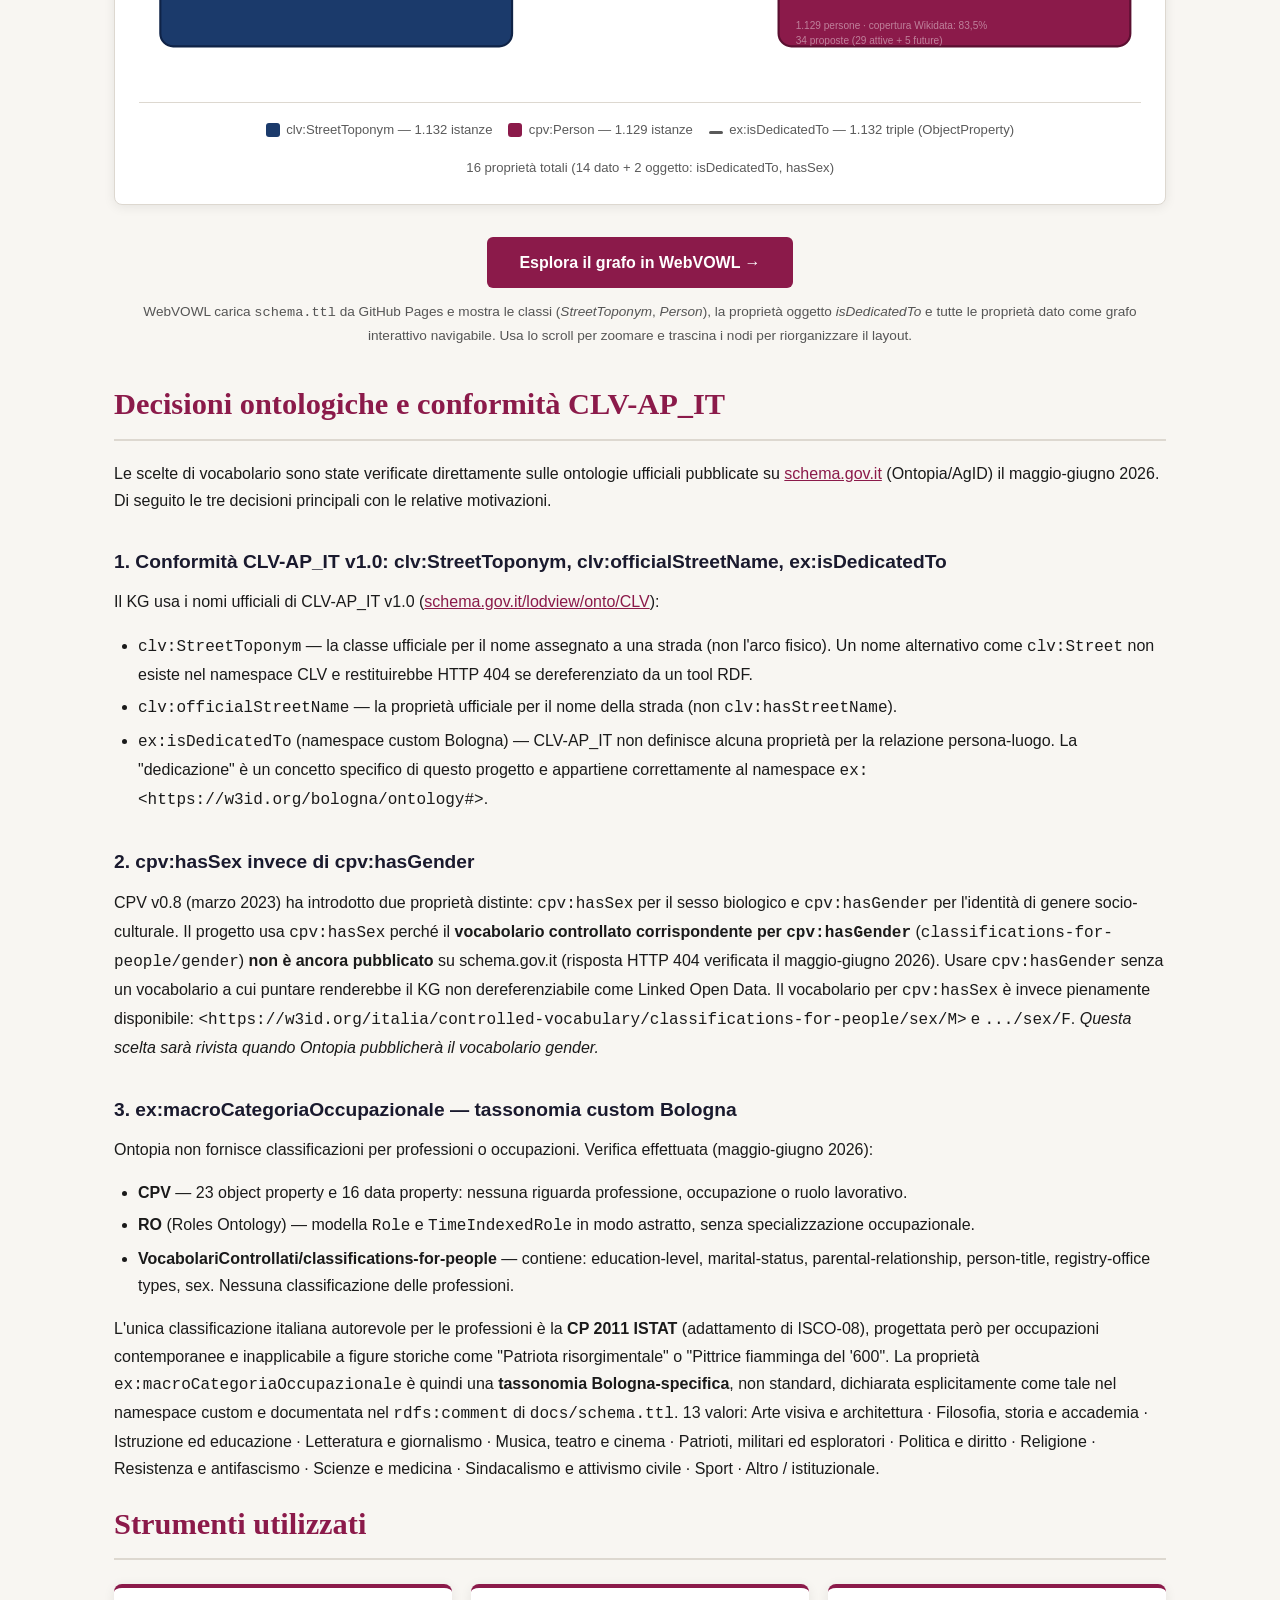
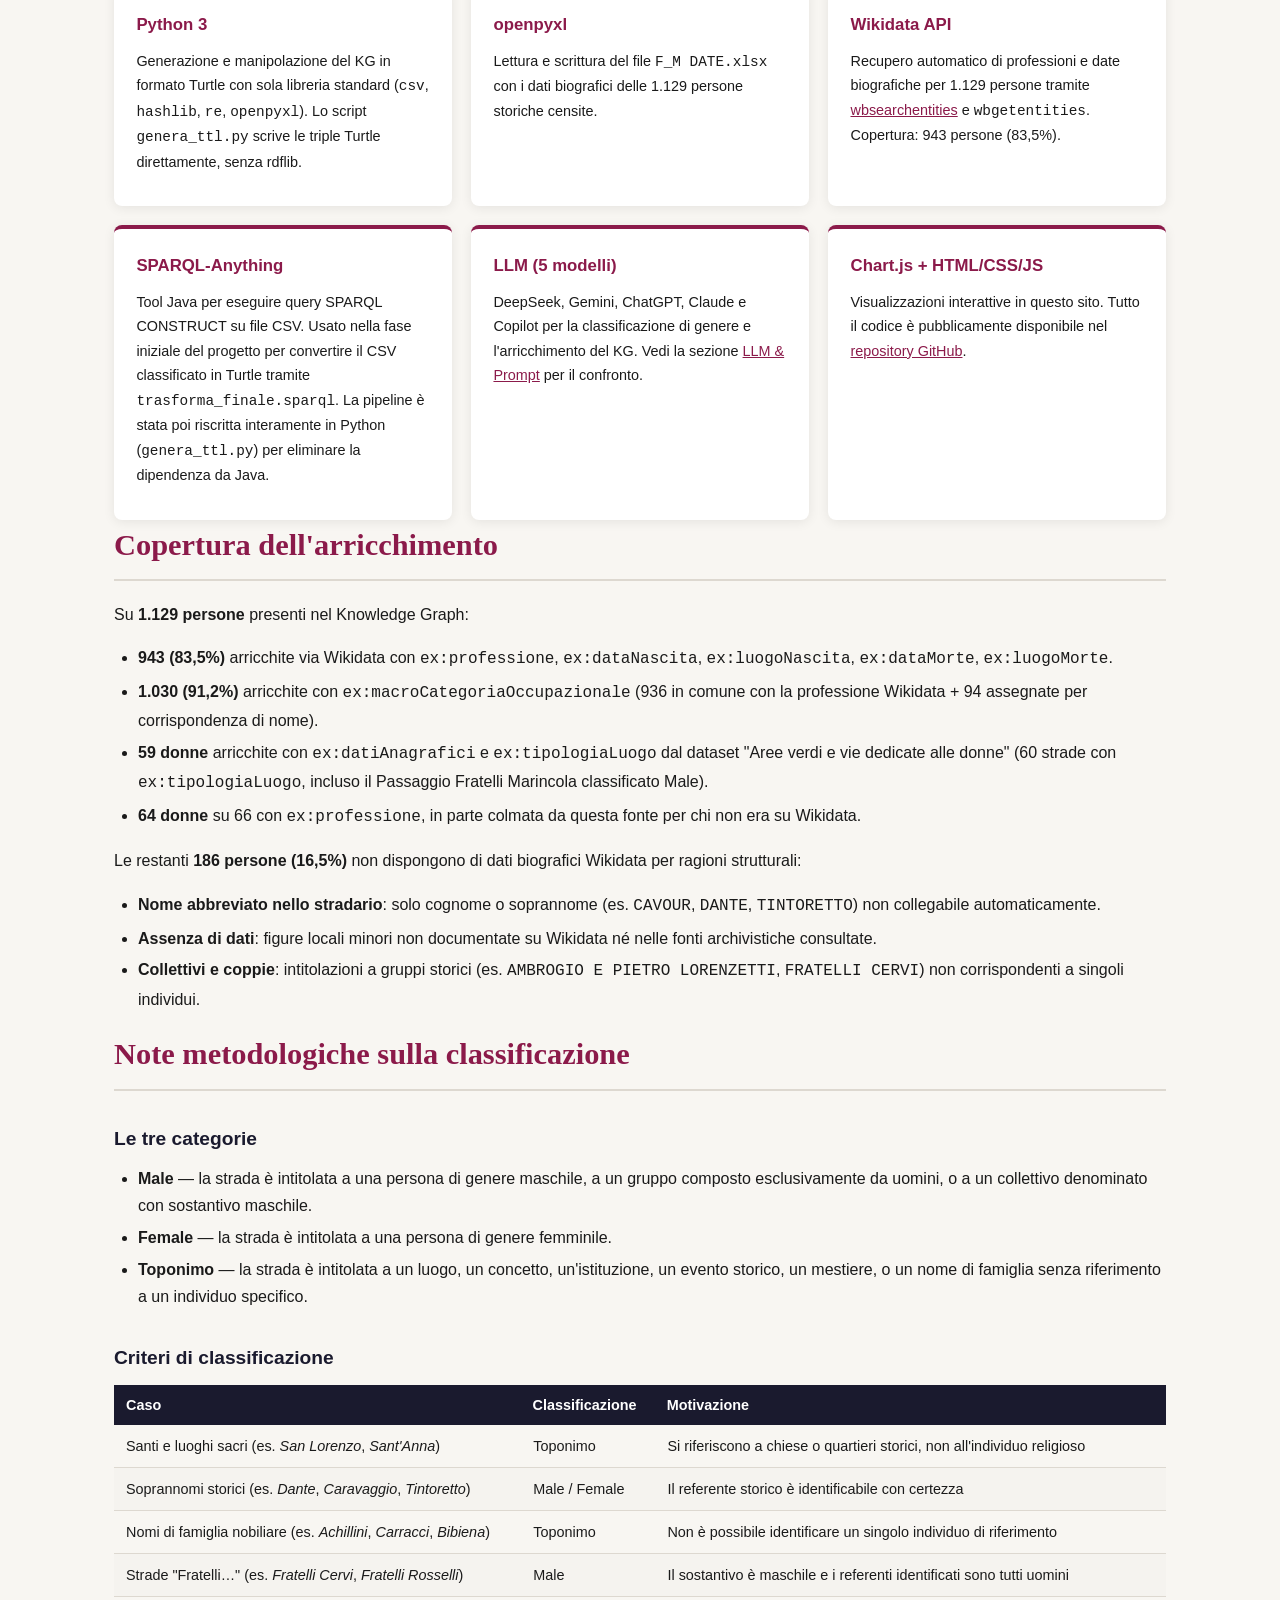
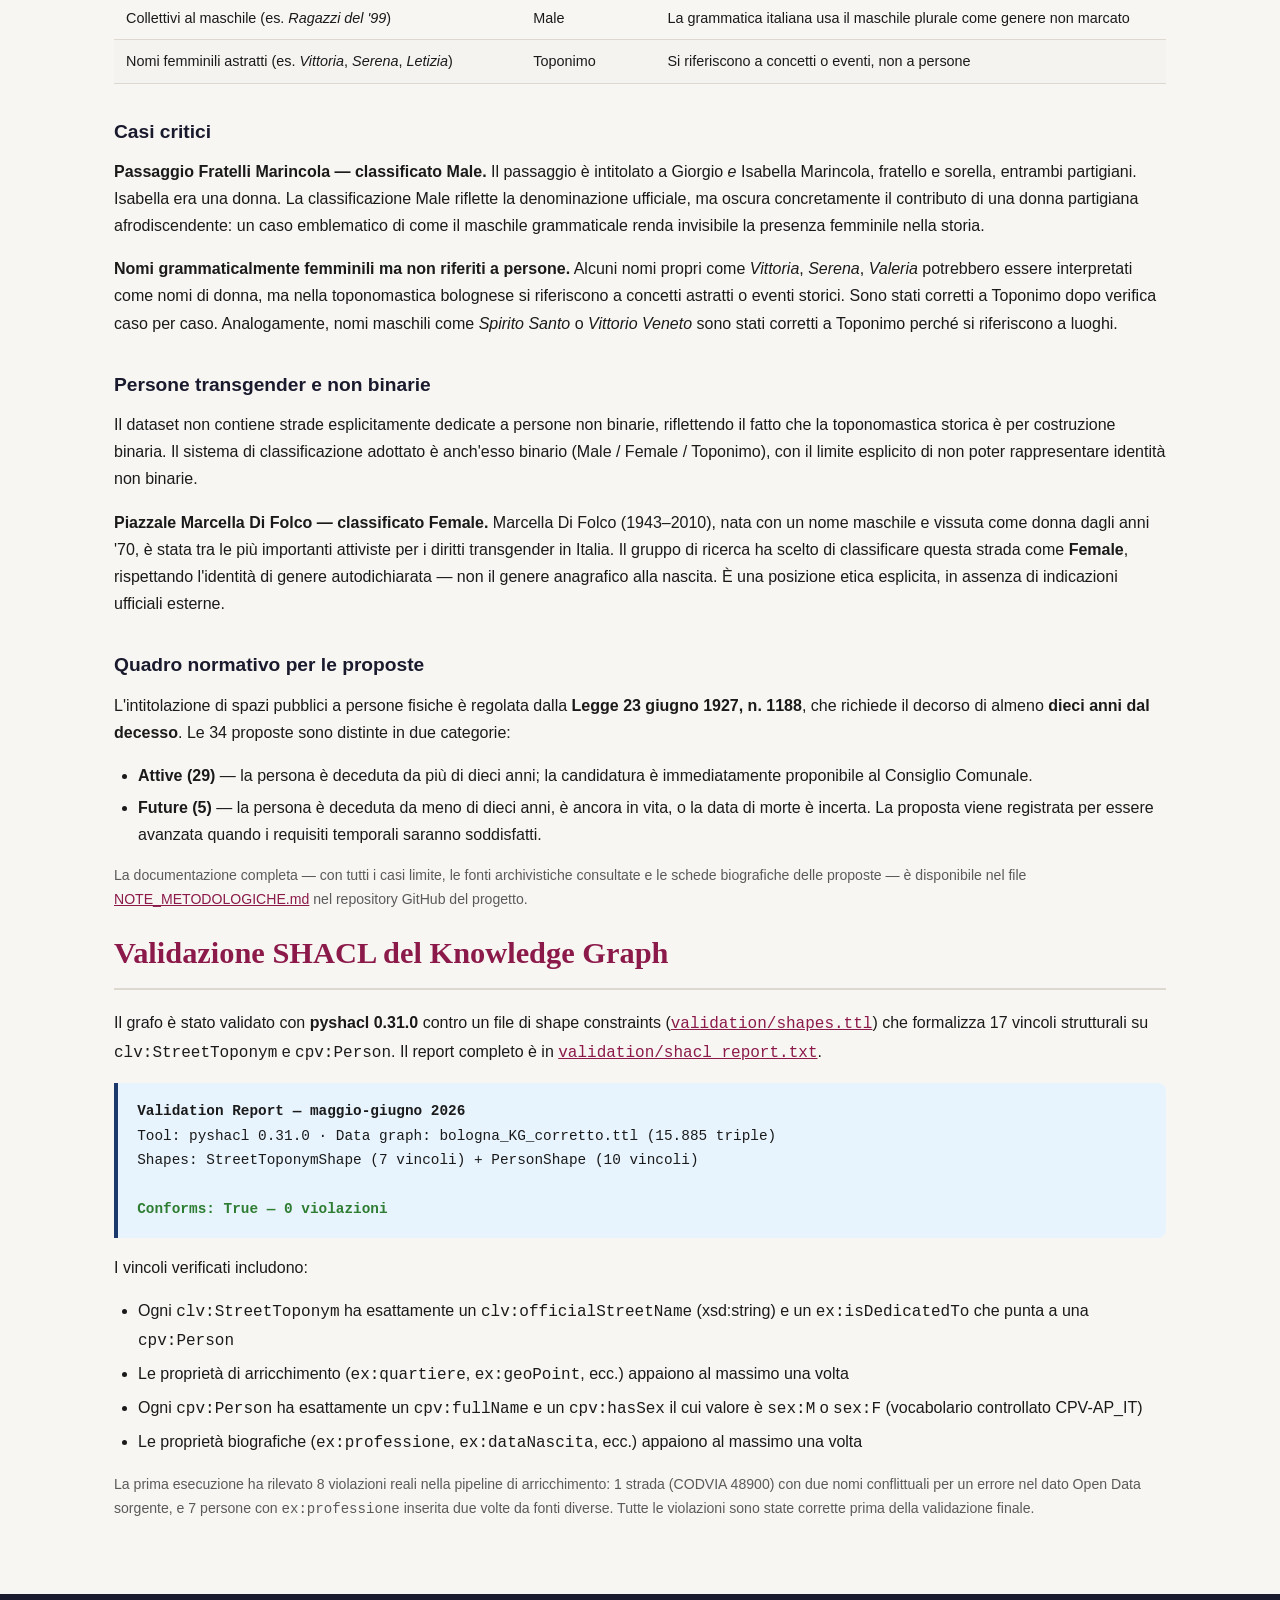
<file: docs/methodology.html>
<!DOCTYPE html>
<html lang="it">
<head>
  <meta charset="UTF-8">
  <meta name="viewport" content="width=device-width, initial-scale=1.0">
  <title>Metodologia — Gender Gap Bologna</title>
  <link rel="stylesheet" href="style.css">
  
</head>
<body>
<nav id="navbar">
  <div class="nav-inner">
    <a class="nav-brand" href="index.html">Bologna Gender Gap KG</a>
    <button class="nav-toggle" onclick="document.getElementById('navbar').classList.toggle('open')" aria-label="menu">&#9776;</button>
    <ul class="nav-links">
      <li><a href="index.html">Home</a></li>
      <li><a href="topic.html">Il Tema</a></li>
      <li><a href="methodology.html" class="active">Metodologia</a></li>
      <li><a href="sparql.html">Query SPARQL</a></li>
      <li><a href="llm.html">LLM &amp; Prompt</a></li>
      <li><a href="results.html">Risultati</a></li>
      <li><a href="proposals.html">Proposte</a></li>
    </ul>
  </div>
</nav>
<main>

<div class="hero" style="padding:3.5rem 1.5rem 3rem">
  <h1>Metodologia</h1>
  <p>Dal dataset grezzo del Comune di Bologna al Knowledge Graph arricchito: i passi del progetto.</p>
</div>

<div class="section">
  <h2>Flusso di lavoro</h2>
  <ol class="step-list">
    <li><div><strong>Acquisizione dati</strong><br>
      Download degli <a href="https://opendata.comune.bologna.it/" target="_blank">Open Data del Comune di Bologna</a>:
      il dataset degli archi stradali (<em>rifter_arcstra</em>, 8.030 archi ridotti a 1.960 vie uniche
      per nome) e il dataset "Vie dedicate alle donne" (157 record). I dati sono in formato CSV.</div></li>
    <li><div><strong>Classificazione di genere</strong><br>
      Per ogni strada è stato identificato il referente (persona, luogo, concetto) e assegnata
      la categoria <em>Male</em>, <em>Female</em> o <em>Toponimo</em>.
      Questa operazione — la più impegnativa — è stata condotta con l'ausilio di LLM
      (DeepSeek, Gemini, ChatGPT, Claude, Copilot) e validata manualmente.
      Lo script <code>equita.py</code> applica sistematicamente le correzioni validate:
      declassa santi e nomi astratti femminili (es. VITTORIA, SERENA) a Toponimo,
      recupera artisti con soprannome erroneamente classificati come Toponimo (DANTE, CARAVAGGIO…)
      e corregge tre donne classificate Male (Artemisia Gentileschi, Properzia De Rossi,
      Bittisia Gozzadini). L'output è <code>bologna_KG_ready.csv</code>.</div></li>
    <li><div><strong>Costruzione del Knowledge Graph</strong><br>
      Lo script <code>genera_ttl.py</code> (Python, solo libreria standard — csv, hashlib, re)
      legge <code>bologna_KG_ready.csv</code> e scrive direttamente le triple Turtle,
      replicando la logica della query <code>trasforma_finale.sparql</code> usata nella fase iniziale
      con SPARQL-Anything. Ogni strada è un nodo <code>clv:StreetToponym</code>;
      le strade dedicate a persone sono collegate tramite <code>ex:isDedicatedTo</code> a un nodo <code>cpv:Person</code>.
      Output: <code>bologna_KG_corretto.ttl</code>.</div></li>
    <li><div><strong>Recupero dati biografici da Wikidata (<code>wikidata_fetch.py</code>)</strong><br>
      Per le 1.129 persone identificate nel KG, uno script Python interroga
      l'API JSON di Wikidata
      (<code>wbsearchentities</code> per la ricerca testuale + <code>wbgetentities</code>
      per le proprietà strutturate) recuperando professione (P106),
      data/luogo di nascita (P569/P19) e data/luogo di morte (P570/P20),
      con verifica che l'entità sia un essere umano (P31 = Q5).
      Copertura: <strong>943 persone (83,5%)</strong>. I dati confluiscono nel file <code>F_M DATE.xlsx</code>,
    <li><div><strong>Integrazione dati biografici nel KG (<code>bio_ttl.py</code>)</strong><br>
      Legge <code>F_M DATE.xlsx</code> e aggiunge al TTL le triple biografiche per ogni persona
      corrispondente: <code>ex:professione</code>, <code>ex:dataNascita</code>,
      <code>ex:luogoNascita</code>, <code>ex:dataMorte</code>, <code>ex:luogoMorte</code>.
      Deve precedere <code>arricchimento_kg.py</code> in modo che la colmatura da aree verdi
      si attivi solo per le persone senza dati Wikidata.</div></li>
    <li><div><strong>Classificazione professionale</strong><br>
      Lo script <code>classifica_professioni.py</code> assegna una delle 13 macro-categorie
      a ciascuna delle 1.192 voci della lista biografica curata (1.091 figure maschili + 67 femminili
      storiche da <code>F_M DATE.xlsx</code> + 34 proposte), usando il matching per parole chiave
      sulle professioni. Nel KG la categoria risulta poi propagata alle 1.030 persone con corrispondenza.</div></li>
    <li><div><strong>Arricchimento topografico e semantico</strong><br>
      Lo script <code>arricchimento_kg.py</code> estende il KG con nuove proprietà estratte da tre fonti:
      <ul style="margin-top:0.5rem">
        <li><strong>Strade</strong>: <code>ex:quartiere</code>, <code>ex:geoPoint</code>, <code>ex:dataIstituzione</code>
            (da <em>bologna_KG_ready.csv</em>) e <code>ex:tipologiaLuogo</code>
            (da <em>le-aree-verdi-e-le-vie-di-bologna-dedicate-alle-donne.csv</em>, 60 match)</li>
        <li><strong>Persone</strong>: <code>ex:macroCategoriaOccupazionale</code> su 1.030 persone
            (da <em>classificazione_professioni.csv</em>); <code>ex:datiAnagrafici</code> su 59 donne
            (da <em>le-aree-verdi</em>); <code>ex:professione</code> colmato per le donne non presenti
            in Wikidata.</li>
      </ul>
      Il KG finale conta 26.651 righe e 15.885 triple, di cui ~6.780 base (strada–persona)
      e ~9.100 aggiunte dall'arricchimento topografico, biografico e semantico.
    </div></li>
    <li><div><strong>Proposte di intitolazione</strong><br>
      Il gruppo di ricerca ha identificato e documentato 34 candidature
      (29 attive + 5 future) per nuove intitolazioni a donne, persone trans e non binarie
      con legame con Bologna o rilevanza nazionale. I dati sono in
      <code>proposte_intitolazioni_future.csv</code> e <code>proposte_KG.ttl</code>.</div></li>
  </ol>

  <h2>Struttura del Knowledge Graph</h2>
  <p>Il KG si fonda su <strong><a href="https://github.com/italia/daf-ontologie-vocabolari-controllati" target="_blank" rel="noopener">Ontopia</a></strong>,
  la rete di ontologie e vocabolari controllati per la Pubblica Amministrazione italiana,
  gestita dall'<strong>AgID</strong> (Agenzia per l'Italia Digitale) e adottata come standard
  del Semantic Web pubblico italiano. Nello specifico il progetto riutilizza due vocabolari:</p>
  <ul>
    <li><a href="https://w3id.org/italia/onto/CLV/" target="_blank"><strong>CLV</strong></a>
    (Core Location Vocabulary) — modella luoghi e urbanistica.
    Nel KG: <code>clv:StreetToponym</code> identifica ogni via (il nome di strada, non l'arco fisico),
    <code>clv:officialStreetName</code> ne registra il nome ufficiale,
    <code>ex:isDedicatedTo</code> collega la strada alla persona onorata.</li>
    <li><a href="https://w3id.org/italia/onto/CPV/" target="_blank"><strong>CPV</strong></a>
    (Core Person Vocabulary) — modella le persone fisiche e le loro caratteristiche anagrafiche.
    Nel KG: <code>cpv:Person</code> rappresenta il referente umano,
    <code>cpv:fullName</code> ne registra il nome completo,
    <code>cpv:hasSex</code> collega la persona al vocabolario controllato del sesso (CPV-AP_IT v0.8).</li>
  </ul>
  <p>Il punto di contatto tra le due ontologie è la proprietà oggetto <code>ex:isDedicatedTo</code>:
  <strong>[clv:StreetToponym] → isDedicatedTo → [cpv:Person]</strong>.
  Questa tripla è il cardine del KG — permette di interrogare l'intero grafo per genere,
  professione, quartiere e decennio tramite SPARQL.</p>

  <p>Esempio di triple per una strada femminile (con arricchimento completo):</p>
  <pre class="code-block"><code>@prefix ex: &lt;https://w3id.org/bologna/ontology#&gt; .

&lt;https://w3id.org/bologna/resource/street/5500&gt;
    a clv:StreetToponym ;
    clv:officialStreetName  "VIA LAURA BASSI VERATTI" ;
    ex:isDedicatedTo  &lt;https://w3id.org/bologna/resource/person/19fbfe5...&gt; ;
    ex:quartiere       "Santo Stefano" ;
    ex:geoPoint        "44.483592003952296, 11.367738980601088" ;
    ex:dataIstituzione "1991-10-21" ;
    ex:tipologiaLuogo  "Via" .

&lt;https://w3id.org/bologna/resource/person/19fbfe5...&gt;
    a cpv:Person ;
    cpv:fullName  "LAURA BASSI VERATTI" ;
    cpv:hasSex    &lt;https://w3id.org/italia/controlled-vocabulary/classifications-for-people/sex/F&gt; ;
    ex:professione                 "Fisica, filosofa naturale" ;
    ex:dataNascita                 "29 ottobre 1711" ;
    ex:luogoNascita                "Bologna" ;
    ex:dataMorte                   "20 febbraio 1778" ;
    ex:luogoMorte                  "Bologna" ;
    ex:macroCategoriaOccupazionale "Scienze e medicina" ;
    ex:datiAnagrafici              "Bologna, 1711 - Bologna, 1778" .</code></pre>

  <p>Per le proposte di intitolazione, il vocabolario è esteso con le stesse proprietà biografiche del KG principale. Le proposte sono contenute nel file separato <code>proposte_KG.ttl</code>:</p>
  <pre class="code-block"><code>&lt;https://w3id.org/bologna/resource/person/...&gt;
    a cpv:Person ;
    cpv:fullName "Maria Dalle Donne" ;
    cpv:hasSex &lt;https://w3id.org/italia/controlled-vocabulary/classifications-for-people/sex/F&gt; ;
    ex:professione "Medica, ginecologa, accademica" ;
    ex:macroCategoriaOccupazionale "Istruzione ed educazione" ;
    ex:dataNascita "12 luglio 1778" ;
    ex:luogoNascita "Roncastaldo di Loiano (BO)" ;
    ex:dataMorte "9 gennaio 1842" ;
    ex:luogoMorte "Bologna" ;
    ex:statoProposta "attiva" .</code></pre>

  <h2>Proprietà del Knowledge Graph</h2>
  <table style="width:100%;border-collapse:collapse;font-size:0.9rem">
    <thead>
      <tr style="background:var(--accent,#c0392b);color:#fff;text-align:left">
        <th style="padding:0.5rem 0.75rem">Proprietà</th>
        <th style="padding:0.5rem 0.75rem">Dominio</th>
        <th style="padding:0.5rem 0.75rem">Fonte</th>
        <th style="padding:0.5rem 0.75rem">Copertura</th>
      </tr>
    </thead>
    <tbody>
      <tr><td style="padding:0.4rem 0.75rem"><code>clv:officialStreetName</code></td><td>Street</td><td>stradario comunale</td><td>1.132</td></tr>
      <tr style="background:#f9f9f9"><td style="padding:0.4rem 0.75rem"><code>ex:isDedicatedTo</code></td><td>Street</td><td>classificazione gruppo</td><td>1.132</td></tr>
      <tr><td style="padding:0.4rem 0.75rem"><code>ex:quartiere</code></td><td>Street</td><td>bologna_KG_ready.csv</td><td>1.132</td></tr>
      <tr style="background:#f9f9f9"><td style="padding:0.4rem 0.75rem"><code>ex:geoPoint</code></td><td>Street</td><td>bologna_KG_ready.csv</td><td>1.132</td></tr>
      <tr><td style="padding:0.4rem 0.75rem"><code>ex:dataIstituzione</code></td><td>Street</td><td>bologna_KG_ready.csv</td><td>1.132</td></tr>
      <tr style="background:#f9f9f9"><td style="padding:0.4rem 0.75rem"><code>ex:tipologiaLuogo</code></td><td>Street</td><td>aree verdi CSV</td><td>60</td></tr>
      <tr><td style="padding:0.4rem 0.75rem"><code>cpv:fullName</code></td><td>Person</td><td>stradario comunale</td><td>1.129</td></tr>
      <tr style="background:#f9f9f9"><td style="padding:0.4rem 0.75rem"><code>cpv:hasSex</code></td><td>Person</td><td>classificazione gruppo</td><td>1.129</td></tr>
      <tr><td style="padding:0.4rem 0.75rem"><code>ex:professione</code></td><td>Person</td><td>Wikidata P106 + aree verdi</td><td>943</td></tr>
      <tr style="background:#f9f9f9"><td style="padding:0.4rem 0.75rem"><code>ex:dataNascita / ex:luogoNascita</code></td><td>Person</td><td>Wikidata P569/P19</td><td>~943</td></tr>
      <tr><td style="padding:0.4rem 0.75rem"><code>ex:dataMorte / ex:luogoMorte</code></td><td>Person</td><td>Wikidata P570/P20</td><td>~943</td></tr>
      <tr style="background:#f9f9f9"><td style="padding:0.4rem 0.75rem"><code>ex:macroCategoriaOccupazionale</code></td><td>Person</td><td>classificazione_professioni.csv</td><td>1.030</td></tr>
      <tr><td style="padding:0.4rem 0.75rem"><code>ex:datiAnagrafici</code></td><td>Person</td><td>aree verdi CSV</td><td>59</td></tr>
      <tr style="background:#f9f9f9"><td style="padding:0.4rem 0.75rem"><code>ex:statoProposta</code></td><td>Person</td><td>gruppo di ricerca</td><td>34</td></tr>
    </tbody>
  </table>

  <h2>Visualizzazione dell'ontologia (WebVOWL)</h2>
  <p>Lo schema aggiornato delle classi e proprietà è disponibile nel file <code>schema.ttl</code> in formato OWL/Turtle.
  Puoi esplorarlo interattivamente con <strong>WebVOWL</strong>, uno strumento open source per la
  visualizzazione grafica di ontologie OWL sviluppato dall'Università di Stoccarda.</p>

  <!-- Anteprima statica del grafo — SVG -->
  <div class="kg-diagram-wrap">
    <p style="font-size:0.85rem;color:var(--text-muted);margin-bottom:1rem;text-align:center">
      Schema completo delle classi e proprietà dell'ontologia (<code>schema.ttl</code>).
      Le proprietà dato sono raggruppate per classe; la freccia indica la proprietà oggetto.
    </p>

    <svg class="kg-svg" viewBox="0 0 940 520" xmlns="http://www.w3.org/2000/svg" role="img" aria-label="Diagramma del Knowledge Graph: Street collegata a Person tramite isDedicatedTo">

      <defs>
        <marker id="arrowhead-obj" markerWidth="10" markerHeight="7" refX="9" refY="3.5" orient="auto">
          <polygon points="0 0, 10 3.5, 0 7" fill="#1b3a6b"/>
        </marker>
      </defs>

      <!-- ══ clv:StreetToponym (sinistra) — box x=20..350 ══ -->
      <rect x="20" y="30" width="330" height="460" rx="12" ry="12" fill="#1b3a6b" stroke="#0f2347" stroke-width="2"/>
      <rect x="20" y="30" width="330" height="52" rx="12" ry="12" fill="#0f2347"/>
      <rect x="20" y="62" width="330" height="20" fill="#0f2347"/>
      <text x="46" y="63" font-size="20" font-family="serif">🏙️</text>
      <text x="76" y="64" font-size="15" font-weight="bold" fill="#ffffff" font-family="Consolas,Monaco,monospace">clv:StreetToponym</text>
      <text x="76" y="78" font-size="10" fill="rgba(255,255,255,0.65)" font-family="sans-serif">Core Location Vocabulary</text>

      <line x1="36" y1="96" x2="334" y2="96" stroke="rgba(255,255,255,0.2)" stroke-width="1"/>
      <text x="36" y="114" font-size="9" fill="rgba(255,255,255,0.5)" font-family="sans-serif" font-weight="bold" letter-spacing="1">PROPRIETÀ CLV</text>

      <rect x="36" y="120" width="298" height="24" rx="4" fill="rgba(255,255,255,0.12)"/>
      <text x="46" y="136" font-size="11" fill="#a8d8ff" font-family="Consolas,Monaco,monospace">clv:officialStreetName</text>

      <rect x="36" y="148" width="298" height="24" rx="4" fill="rgba(255,255,255,0.18)" stroke="rgba(255,255,255,0.35)" stroke-width="1" stroke-dasharray="4,2"/>
      <text x="46" y="164" font-size="11" fill="#ffffff" font-family="Consolas,Monaco,monospace" font-weight="bold">ex:isDedicatedTo</text>
      <text x="328" y="164" font-size="10" fill="rgba(255,255,255,0.6)" font-family="sans-serif" text-anchor="end">→ Person</text>

      <line x1="36" y1="182" x2="334" y2="182" stroke="rgba(255,255,255,0.2)" stroke-width="1"/>
      <text x="36" y="198" font-size="9" fill="rgba(255,255,255,0.5)" font-family="sans-serif" font-weight="bold" letter-spacing="1">PROPRIETÀ EX: (ARRICCHIMENTO)</text>

      <rect x="36" y="204" width="298" height="24" rx="4" fill="rgba(255,255,255,0.12)"/>
      <text x="46" y="220" font-size="11" fill="#a8d8ff" font-family="Consolas,Monaco,monospace">ex:quartiere</text>

      <rect x="36" y="232" width="298" height="24" rx="4" fill="rgba(255,255,255,0.12)"/>
      <text x="46" y="248" font-size="11" fill="#a8d8ff" font-family="Consolas,Monaco,monospace">ex:geoPoint</text>

      <rect x="36" y="260" width="298" height="24" rx="4" fill="rgba(255,255,255,0.12)"/>
      <text x="46" y="276" font-size="11" fill="#a8d8ff" font-family="Consolas,Monaco,monospace">ex:dataIstituzione</text>

      <rect x="36" y="288" width="298" height="24" rx="4" fill="rgba(255,255,255,0.12)"/>
      <text x="46" y="304" font-size="11" fill="#a8d8ff" font-family="Consolas,Monaco,monospace">ex:tipologiaLuogo</text>
      <text x="328" y="304" font-size="9" fill="rgba(255,255,255,0.45)" font-family="sans-serif" text-anchor="end">60 strade</text>

      <text x="36" y="336" font-size="9.5" fill="rgba(255,255,255,0.45)" font-family="sans-serif">1.132 istanze · tutte con isDedicatedTo</text>
      <text x="36" y="350" font-size="9.5" fill="rgba(255,255,255,0.45)" font-family="sans-serif">tipologiaLuogo: 60 strade (59 F + Marincola)</text>

      <!-- ══ Freccia ex:isDedicatedTo ══ -->
      <line x1="350" y1="260" x2="597" y2="260" stroke="#1b3a6b" stroke-width="2.5" marker-end="url(#arrowhead-obj)"/>
      <rect x="369" y="244" width="160" height="18" rx="4" fill="#f8f6f2"/>
      <text x="449" y="256" font-size="10.5" fill="#1b3a6b" font-family="Consolas,Monaco,monospace" font-weight="bold" text-anchor="middle">ex:isDedicatedTo</text>
      <text x="449" y="278" font-size="9" fill="#5a5a5a" font-family="sans-serif" text-anchor="middle">ObjectProperty · domain → range</text>

      <!-- ══ cpv:Person (destra) — box x=600..930 ══ -->
      <rect x="600" y="30" width="330" height="460" rx="12" ry="12" fill="#8b1a4a" stroke="#5a0f30" stroke-width="2"/>
      <rect x="600" y="30" width="330" height="52" rx="12" ry="12" fill="#5a0f30"/>
      <rect x="600" y="62" width="330" height="20" fill="#5a0f30"/>
      <text x="626" y="63" font-size="20" font-family="serif">👤</text>
      <text x="656" y="64" font-size="15" font-weight="bold" fill="#ffffff" font-family="Consolas,Monaco,monospace">cpv:Person</text>
      <text x="656" y="78" font-size="10" fill="rgba(255,255,255,0.65)" font-family="sans-serif">Core Person Vocabulary</text>

      <line x1="616" y1="96" x2="914" y2="96" stroke="rgba(255,255,255,0.2)" stroke-width="1"/>
      <text x="616" y="114" font-size="9" fill="rgba(255,255,255,0.5)" font-family="sans-serif" font-weight="bold" letter-spacing="1">PROPRIETÀ CPV</text>

      <rect x="616" y="120" width="298" height="24" rx="4" fill="rgba(255,255,255,0.12)"/>
      <text x="626" y="136" font-size="11" fill="#ffb3cc" font-family="Consolas,Monaco,monospace">cpv:fullName</text>
      <text x="908" y="136" font-size="9" fill="rgba(255,255,255,0.4)" font-family="sans-serif" text-anchor="end">datatype</text>

      <rect x="616" y="148" width="298" height="24" rx="4" fill="rgba(255,255,255,0.12)"/>
      <text x="626" y="164" font-size="11" fill="#ffb3cc" font-family="Consolas,Monaco,monospace">cpv:hasSex</text>
      <text x="908" y="164" font-size="9" fill="rgba(255,255,255,0.4)" font-family="sans-serif" text-anchor="end">sex:M · sex:F</text>

      <line x1="616" y1="182" x2="914" y2="182" stroke="rgba(255,255,255,0.2)" stroke-width="1"/>
      <text x="616" y="198" font-size="9" fill="rgba(255,255,255,0.5)" font-family="sans-serif" font-weight="bold" letter-spacing="1">METADATI BIOGRAFICI (Wikidata)</text>

      <rect x="616" y="204" width="298" height="24" rx="4" fill="rgba(255,255,255,0.12)"/>
      <text x="626" y="220" font-size="11" fill="#ffb3cc" font-family="Consolas,Monaco,monospace">ex:professione</text>
      <text x="908" y="220" font-size="9" fill="rgba(255,255,255,0.4)" font-family="sans-serif" text-anchor="end">P106</text>

      <rect x="616" y="232" width="298" height="24" rx="4" fill="rgba(255,255,255,0.12)"/>
      <text x="626" y="248" font-size="11" fill="#ffb3cc" font-family="Consolas,Monaco,monospace">ex:dataNascita · ex:dataMorte</text>

      <rect x="616" y="260" width="298" height="24" rx="4" fill="rgba(255,255,255,0.12)"/>
      <text x="626" y="276" font-size="11" fill="#ffb3cc" font-family="Consolas,Monaco,monospace">ex:luogoNascita · ex:luogoMorte</text>

      <line x1="616" y1="294" x2="914" y2="294" stroke="rgba(255,255,255,0.2)" stroke-width="1"/>
      <text x="616" y="310" font-size="9" fill="rgba(255,255,255,0.5)" font-family="sans-serif" font-weight="bold" letter-spacing="1">ARRICCHIMENTO SEMANTICO</text>

      <rect x="616" y="316" width="298" height="24" rx="4" fill="rgba(255,255,255,0.12)"/>
      <text x="626" y="332" font-size="10.5" fill="#ffb3cc" font-family="Consolas,Monaco,monospace">ex:macroCategoriaOccupazionale</text>

      <rect x="616" y="344" width="298" height="24" rx="4" fill="rgba(255,255,255,0.12)"/>
      <text x="626" y="360" font-size="11" fill="#ffb3cc" font-family="Consolas,Monaco,monospace">ex:datiAnagrafici</text>
      <text x="908" y="360" font-size="9" fill="rgba(255,255,255,0.4)" font-family="sans-serif" text-anchor="end">59 donne</text>

      <line x1="616" y1="378" x2="914" y2="378" stroke="rgba(255,255,255,0.2)" stroke-width="1"/>
      <text x="616" y="394" font-size="9" fill="rgba(255,255,255,0.5)" font-family="sans-serif" font-weight="bold" letter-spacing="1">PROPOSTE DI INTITOLAZIONE</text>

      <rect x="616" y="400" width="298" height="24" rx="4" fill="rgba(255,255,255,0.12)"/>
      <text x="626" y="416" font-size="11" fill="#ffb3cc" font-family="Consolas,Monaco,monospace">ex:statoProposta</text>
      <text x="908" y="416" font-size="9" fill="rgba(255,255,255,0.4)" font-family="sans-serif" text-anchor="end">attiva · futura</text>

      <text x="616" y="474" font-size="9.5" fill="rgba(255,255,255,0.45)" font-family="sans-serif">1.129 persone · copertura Wikidata: 83,5%</text>
      <text x="616" y="488" font-size="9.5" fill="rgba(255,255,255,0.45)" font-family="sans-serif">34 proposte (29 attive + 5 future)</text>

    </svg>

    <div class="kg-diagram-legend">
      <span class="kg-legend-item kg-legend-street">clv:StreetToponym — 1.132 istanze</span>
      <span class="kg-legend-item kg-legend-person">cpv:Person — 1.129 istanze</span>
      <span class="kg-legend-item kg-legend-arrow">ex:isDedicatedTo — 1.132 triple (ObjectProperty)</span>
      <span class="kg-legend-item" style="color:var(--text-muted)">16 proprietà totali (14 dato + 2 oggetto: isDedicatedTo, hasSex)</span>
    </div>
  </div><!-- /.kg-diagram-wrap -->

  <div style="text-align:center; margin:2rem 0">
    <a class="btn-webvowl"
       href="https://service.tib.eu/webvowl/#iri=https://lauratonsi.github.io/PROGETTO_KNOWLEDGE_GRAPH/schema.ttl"
       target="_blank" rel="noopener">
      Esplora il grafo in WebVOWL &rarr;
    </a>
    <p class="webvowl-note">WebVOWL carica <code>schema.ttl</code> da GitHub Pages e mostra le classi
    (<em>StreetToponym</em>, <em>Person</em>), la proprietà oggetto <em>isDedicatedTo</em> e tutte le proprietà dato
    come grafo interattivo navigabile. Usa lo scroll per zoomare e trascina i nodi per riorganizzare il layout.</p>
  </div>

  <h2>Decisioni ontologiche e conformità CLV-AP_IT</h2>
  <p>Le scelte di vocabolario sono state verificate direttamente sulle ontologie ufficiali pubblicate su
  <a href="https://schema.gov.it" target="_blank" rel="noopener">schema.gov.it</a> (Ontopia/AgID) il maggio-giugno 2026.
  Di seguito le tre decisioni principali con le relative motivazioni.</p>

  <h3>1. Conformità CLV-AP_IT v1.0: clv:StreetToponym, clv:officialStreetName, ex:isDedicatedTo</h3>
  <p>Il KG usa i nomi ufficiali di CLV-AP_IT v1.0 (<a href="https://schema.gov.it/lodview/onto/CLV" target="_blank" rel="noopener">schema.gov.it/lodview/onto/CLV</a>):</p>
  <ul>
    <li><code>clv:StreetToponym</code> — la classe ufficiale per il nome assegnato a una strada (non l'arco fisico). Un nome alternativo come <code>clv:Street</code> non esiste nel namespace CLV e restituirebbe HTTP 404 se dereferenziato da un tool RDF.</li>
    <li><code>clv:officialStreetName</code> — la proprietà ufficiale per il nome della strada (non <code>clv:hasStreetName</code>).</li>
    <li><code>ex:isDedicatedTo</code> (namespace custom Bologna) — CLV-AP_IT non definisce alcuna proprietà per la relazione persona-luogo. La "dedicazione" è un concetto specifico di questo progetto e appartiene correttamente al namespace <code>ex: &lt;https://w3id.org/bologna/ontology#&gt;</code>.</li>
  </ul>

  <h3>2. cpv:hasSex invece di cpv:hasGender</h3>
  <p>CPV v0.8 (marzo 2023) ha introdotto due proprietà distinte: <code>cpv:hasSex</code> per il sesso biologico e <code>cpv:hasGender</code> per l'identità di genere socio-culturale. Il progetto usa <code>cpv:hasSex</code> perché il <strong>vocabolario controllato corrispondente per <code>cpv:hasGender</code></strong>
  (<code>classifications-for-people/gender</code>) <strong>non è ancora pubblicato</strong> su schema.gov.it
  (risposta HTTP 404 verificata il maggio-giugno 2026). Usare <code>cpv:hasGender</code> senza un vocabolario a cui puntare renderebbe il KG non dereferenziabile come Linked Open Data.
  Il vocabolario per <code>cpv:hasSex</code> è invece pienamente disponibile:
  <code>&lt;https://w3id.org/italia/controlled-vocabulary/classifications-for-people/sex/M&gt;</code> e
  <code>.../sex/F</code>. <em>Questa scelta sarà rivista quando Ontopia pubblicherà il vocabolario gender.</em></p>

  <h3>3. ex:macroCategoriaOccupazionale — tassonomia custom Bologna</h3>
  <p>Ontopia non fornisce classificazioni per professioni o occupazioni. Verifica effettuata (maggio-giugno 2026):</p>
  <ul>
    <li><strong>CPV</strong> — 23 object property e 16 data property: nessuna riguarda professione, occupazione o ruolo lavorativo.</li>
    <li><strong>RO</strong> (Roles Ontology) — modella <code>Role</code> e <code>TimeIndexedRole</code> in modo astratto, senza specializzazione occupazionale.</li>
    <li><strong>VocabolariControllati/classifications-for-people</strong> — contiene: education-level, marital-status, parental-relationship, person-title, registry-office types, sex. Nessuna classificazione delle professioni.</li>
  </ul>
  <p>L'unica classificazione italiana autorevole per le professioni è la <strong>CP 2011 ISTAT</strong>
  (adattamento di ISCO-08), progettata però per occupazioni contemporanee e inapplicabile a figure storiche come
  "Patriota risorgimentale" o "Pittrice fiamminga del '600".
  La proprietà <code>ex:macroCategoriaOccupazionale</code> è quindi una <strong>tassonomia Bologna-specifica</strong>,
  non standard, dichiarata esplicitamente come tale nel namespace custom e documentata nel
  <code>rdfs:comment</code> di <code>docs/schema.ttl</code>.
  13 valori: Arte visiva e architettura · Filosofia, storia e accademia · Istruzione ed educazione ·
  Letteratura e giornalismo · Musica, teatro e cinema · Patrioti, militari ed esploratori ·
  Politica e diritto · Religione · Resistenza e antifascismo · Scienze e medicina ·
  Sindacalismo e attivismo civile · Sport · Altro / istituzionale.</p>

  <h2>Strumenti utilizzati</h2>
  <div class="card-grid">
    <div class="card">
      <h3>Python 3</h3>
      <p>Generazione e manipolazione del KG in formato Turtle con sola libreria standard
      (<code>csv</code>, <code>hashlib</code>, <code>re</code>, <code>openpyxl</code>).
      Lo script <code>genera_ttl.py</code> scrive le triple Turtle direttamente, senza rdflib.</p>
    </div>
    <div class="card">
      <h3>openpyxl</h3>
      <p>Lettura e scrittura del file <code>F_M DATE.xlsx</code> con i dati biografici
      delle 1.129 persone storiche censite.</p>
    </div>
    <div class="card">
      <h3>Wikidata API</h3>
      <p>Recupero automatico di professioni e date biografiche per 1.129 persone tramite
      <a href="https://www.wikidata.org/w/api.php" target="_blank">wbsearchentities</a> e
      <code>wbgetentities</code>. Copertura: 943 persone (83,5%).</p>
    </div>
    <div class="card">
      <h3>SPARQL-Anything</h3>
      <p>Tool Java per eseguire query SPARQL CONSTRUCT su file CSV. Usato nella
      fase iniziale del progetto per convertire il CSV classificato in Turtle tramite
      <code>trasforma_finale.sparql</code>. La pipeline è stata poi riscritta interamente
      in Python (<code>genera_ttl.py</code>) per eliminare la dipendenza da Java.</p>
    </div>
    <div class="card">
      <h3>LLM (5 modelli)</h3>
      <p>DeepSeek, Gemini, ChatGPT, Claude e Copilot per la classificazione di genere
      e l'arricchimento del KG. Vedi la sezione
      <a href="llm.html">LLM &amp; Prompt</a> per il confronto.</p>
    </div>
    <div class="card">
      <h3>Chart.js + HTML/CSS/JS</h3>
      <p>Visualizzazioni interattive in questo sito. Tutto il codice è pubblicamente
      disponibile nel <a href="https://github.com/lauratonsi/PROGETTO_KNOWLEDGE_GRAPH" target="_blank">repository GitHub</a>.</p>
    </div>
  </div>

  <h2>Copertura dell'arricchimento</h2>
  <p>Su <strong>1.129 persone</strong> presenti nel Knowledge Graph:</p>
  <ul>
    <li><strong>943 (83,5%)</strong> arricchite via Wikidata con
    <code>ex:professione</code>, <code>ex:dataNascita</code>, <code>ex:luogoNascita</code>,
    <code>ex:dataMorte</code>, <code>ex:luogoMorte</code>.</li>
    <li><strong>1.030 (91,2%)</strong> arricchite con <code>ex:macroCategoriaOccupazionale</code>
    (936 in comune con la professione Wikidata + 94 assegnate per corrispondenza di nome).</li>
    <li><strong>59 donne</strong> arricchite con <code>ex:datiAnagrafici</code> e
    <code>ex:tipologiaLuogo</code> dal dataset "Aree verdi e vie dedicate alle donne"
    (60 strade con <code>ex:tipologiaLuogo</code>, incluso il Passaggio Fratelli Marincola classificato Male).</li>
    <li><strong>64 donne</strong> su 66 con <code>ex:professione</code>, in parte colmata da questa fonte
    per chi non era su Wikidata.</li>
  </ul>
  <p>Le restanti <strong>186 persone (16,5%)</strong> non dispongono di dati biografici Wikidata per ragioni strutturali:</p>
  <ul>
    <li><strong>Nome abbreviato nello stradario</strong>: solo cognome o soprannome
    (es. <code>CAVOUR</code>, <code>DANTE</code>, <code>TINTORETTO</code>) non collegabile automaticamente.</li>
    <li><strong>Assenza di dati</strong>: figure locali minori non documentate su Wikidata
    né nelle fonti archivistiche consultate.</li>
    <li><strong>Collettivi e coppie</strong>: intitolazioni a gruppi storici
    (es. <code>AMBROGIO E PIETRO LORENZETTI</code>, <code>FRATELLI CERVI</code>)
    non corrispondenti a singoli individui.</li>
  </ul>

  <h2>Note metodologiche sulla classificazione</h2>

  <h3>Le tre categorie</h3>
  <ul>
    <li><strong>Male</strong> — la strada è intitolata a una persona di genere maschile, a un gruppo composto
    esclusivamente da uomini, o a un collettivo denominato con sostantivo maschile.</li>
    <li><strong>Female</strong> — la strada è intitolata a una persona di genere femminile.</li>
    <li><strong>Toponimo</strong> — la strada è intitolata a un luogo, un concetto, un'istituzione,
    un evento storico, un mestiere, o un nome di famiglia senza riferimento a un individuo specifico.</li>
  </ul>

  <h3>Criteri di classificazione</h3>
  <table style="width:100%;border-collapse:collapse;font-size:0.9rem;margin-bottom:1.2rem">
    <thead>
      <tr style="background:var(--accent,#c0392b);color:#fff;text-align:left">
        <th style="padding:0.5rem 0.75rem">Caso</th>
        <th style="padding:0.5rem 0.75rem">Classificazione</th>
        <th style="padding:0.5rem 0.75rem">Motivazione</th>
      </tr>
    </thead>
    <tbody>
      <tr><td style="padding:0.4rem 0.75rem">Santi e luoghi sacri (es. <em>San Lorenzo</em>, <em>Sant'Anna</em>)</td><td>Toponimo</td><td>Si riferiscono a chiese o quartieri storici, non all'individuo religioso</td></tr>
      <tr style="background:#f9f9f9"><td style="padding:0.4rem 0.75rem">Soprannomi storici (es. <em>Dante</em>, <em>Caravaggio</em>, <em>Tintoretto</em>)</td><td>Male / Female</td><td>Il referente storico è identificabile con certezza</td></tr>
      <tr><td style="padding:0.4rem 0.75rem">Nomi di famiglia nobiliare (es. <em>Achillini</em>, <em>Carracci</em>, <em>Bibiena</em>)</td><td>Toponimo</td><td>Non è possibile identificare un singolo individuo di riferimento</td></tr>
      <tr style="background:#f9f9f9"><td style="padding:0.4rem 0.75rem">Strade "Fratelli…" (es. <em>Fratelli Cervi</em>, <em>Fratelli Rosselli</em>)</td><td>Male</td><td>Il sostantivo è maschile e i referenti identificati sono tutti uomini</td></tr>
      <tr><td style="padding:0.4rem 0.75rem">Collettivi al maschile (es. <em>Ragazzi del '99</em>)</td><td>Male</td><td>La grammatica italiana usa il maschile plurale come genere non marcato</td></tr>
      <tr style="background:#f9f9f9"><td style="padding:0.4rem 0.75rem">Nomi femminili astratti (es. <em>Vittoria</em>, <em>Serena</em>, <em>Letizia</em>)</td><td>Toponimo</td><td>Si riferiscono a concetti o eventi, non a persone</td></tr>
    </tbody>
  </table>

  <h3>Casi critici</h3>

  <p><strong>Passaggio Fratelli Marincola — classificato Male.</strong>
  Il passaggio è intitolato a Giorgio <em>e</em> Isabella Marincola, fratello e sorella, entrambi partigiani.
  Isabella era una donna. La classificazione Male riflette la denominazione ufficiale,
  ma oscura concretamente il contributo di una donna partigiana afrodiscendente:
  un caso emblematico di come il maschile grammaticale renda invisibile la presenza femminile nella storia.</p>

  <p><strong>Nomi grammaticalmente femminili ma non riferiti a persone.</strong>
  Alcuni nomi propri come <em>Vittoria</em>, <em>Serena</em>, <em>Valeria</em> potrebbero essere
  interpretati come nomi di donna, ma nella toponomastica bolognese si riferiscono a concetti astratti
  o eventi storici. Sono stati corretti a Toponimo dopo verifica caso per caso.
  Analogamente, nomi maschili come <em>Spirito Santo</em> o <em>Vittorio Veneto</em>
  sono stati corretti a Toponimo perché si riferiscono a luoghi.</p>

  <h3>Persone transgender e non binarie</h3>
  <p>Il dataset non contiene strade esplicitamente dedicate a persone non binarie,
  riflettendo il fatto che la toponomastica storica è per costruzione binaria.
  Il sistema di classificazione adottato è anch'esso binario (Male / Female / Toponimo),
  con il limite esplicito di non poter rappresentare identità non binarie.</p>

  <p><strong>Piazzale Marcella Di Folco — classificato Female.</strong>
  Marcella Di Folco (1943–2010), nata con un nome maschile e vissuta come donna dagli anni '70,
  è stata tra le più importanti attiviste per i diritti transgender in Italia.
  Il gruppo di ricerca ha scelto di classificare questa strada come <strong>Female</strong>,
  rispettando l'identità di genere autodichiarata — non il genere anagrafico alla nascita.
  È una posizione etica esplicita, in assenza di indicazioni ufficiali esterne.</p>

  <h3>Quadro normativo per le proposte</h3>
  <p>L'intitolazione di spazi pubblici a persone fisiche è regolata dalla
  <strong>Legge 23 giugno 1927, n. 1188</strong>, che richiede il decorso di almeno
  <strong>dieci anni dal decesso</strong>. Le 34 proposte sono distinte in due categorie:</p>
  <ul>
    <li><strong>Attive (29)</strong> — la persona è deceduta da più di dieci anni;
    la candidatura è immediatamente proponibile al Consiglio Comunale.</li>
    <li><strong>Future (5)</strong> — la persona è deceduta da meno di dieci anni, è ancora in vita,
    o la data di morte è incerta. La proposta viene registrata per essere avanzata
    quando i requisiti temporali saranno soddisfatti.</li>
  </ul>

  <p style="font-size:0.88rem;color:var(--text-muted)">
    La documentazione completa — con tutti i casi limite, le fonti archivistiche consultate
    e le schede biografiche delle proposte — è disponibile nel file
    <a href="https://github.com/lauratonsi/PROGETTO_KNOWLEDGE_GRAPH/blob/main/NOTE_METODOLOGICHE.md" target="_blank">NOTE_METODOLOGICHE.md</a>
    nel repository GitHub del progetto.
  </p>

  <h2>Validazione SHACL del Knowledge Graph</h2>
  <p>Il grafo è stato validato con <strong>pyshacl 0.31.0</strong> contro un file di shape constraints
  (<a href="https://github.com/lauratonsi/PROGETTO_KNOWLEDGE_GRAPH/blob/main/validation/shapes.ttl" target="_blank"><code>validation/shapes.ttl</code></a>)
  che formalizza 17 vincoli strutturali su <code>clv:StreetToponym</code> e <code>cpv:Person</code>.
  Il report completo è in
  <a href="https://github.com/lauratonsi/PROGETTO_KNOWLEDGE_GRAPH/blob/main/validation/shacl_report.txt" target="_blank"><code>validation/shacl_report.txt</code></a>.</p>

  <div class="info-box" style="font-family:monospace;font-size:0.9rem">
    <strong>Validation Report — maggio-giugno 2026</strong><br>
    Tool: pyshacl 0.31.0 · Data graph: bologna_KG_corretto.ttl (15.885 triple)<br>
    Shapes: StreetToponymShape (7 vincoli) + PersonShape (10 vincoli)<br><br>
    <strong style="color:#2e7d32">Conforms: True — 0 violazioni</strong>
  </div>

  <p style="margin-top:1rem">I vincoli verificati includono:</p>
  <ul>
    <li>Ogni <code>clv:StreetToponym</code> ha esattamente un <code>clv:officialStreetName</code> (xsd:string) e un <code>ex:isDedicatedTo</code> che punta a una <code>cpv:Person</code></li>
    <li>Le proprietà di arricchimento (<code>ex:quartiere</code>, <code>ex:geoPoint</code>, ecc.) appaiono al massimo una volta</li>
    <li>Ogni <code>cpv:Person</code> ha esattamente un <code>cpv:fullName</code> e un <code>cpv:hasSex</code> il cui valore è <code>sex:M</code> o <code>sex:F</code> (vocabolario controllato CPV-AP_IT)</li>
    <li>Le proprietà biografiche (<code>ex:professione</code>, <code>ex:dataNascita</code>, ecc.) appaiono al massimo una volta</li>
  </ul>
  <p style="font-size:0.88rem;color:var(--text-muted)">
    La prima esecuzione ha rilevato 8 violazioni reali nella pipeline di arricchimento:
    1 strada (CODVIA 48900) con due nomi conflittuali per un errore nel dato Open Data sorgente,
    e 7 persone con <code>ex:professione</code> inserita due volte da fonti diverse.
    Tutte le violazioni sono state corrette prima della validazione finale.
  </p>
</div>

</main>
<footer>
  <div class="footer-inner">
    <p>Progetto universitario — Corso di <em>Metodologie e Tecniche di Simulazione</em>, GEPID 2024–25, Università di Bologna</p>
    <p>Dati: <a href="https://opendata.comune.bologna.it/" target="_blank">Open Data Comune di Bologna</a> ·
       Knowledge Graph: <a href="https://github.com/lauratonsi/PROGETTO_KNOWLEDGE_GRAPH" target="_blank">GitHub</a></p>
  </div>
</footer>

</body>
</html>
</file>
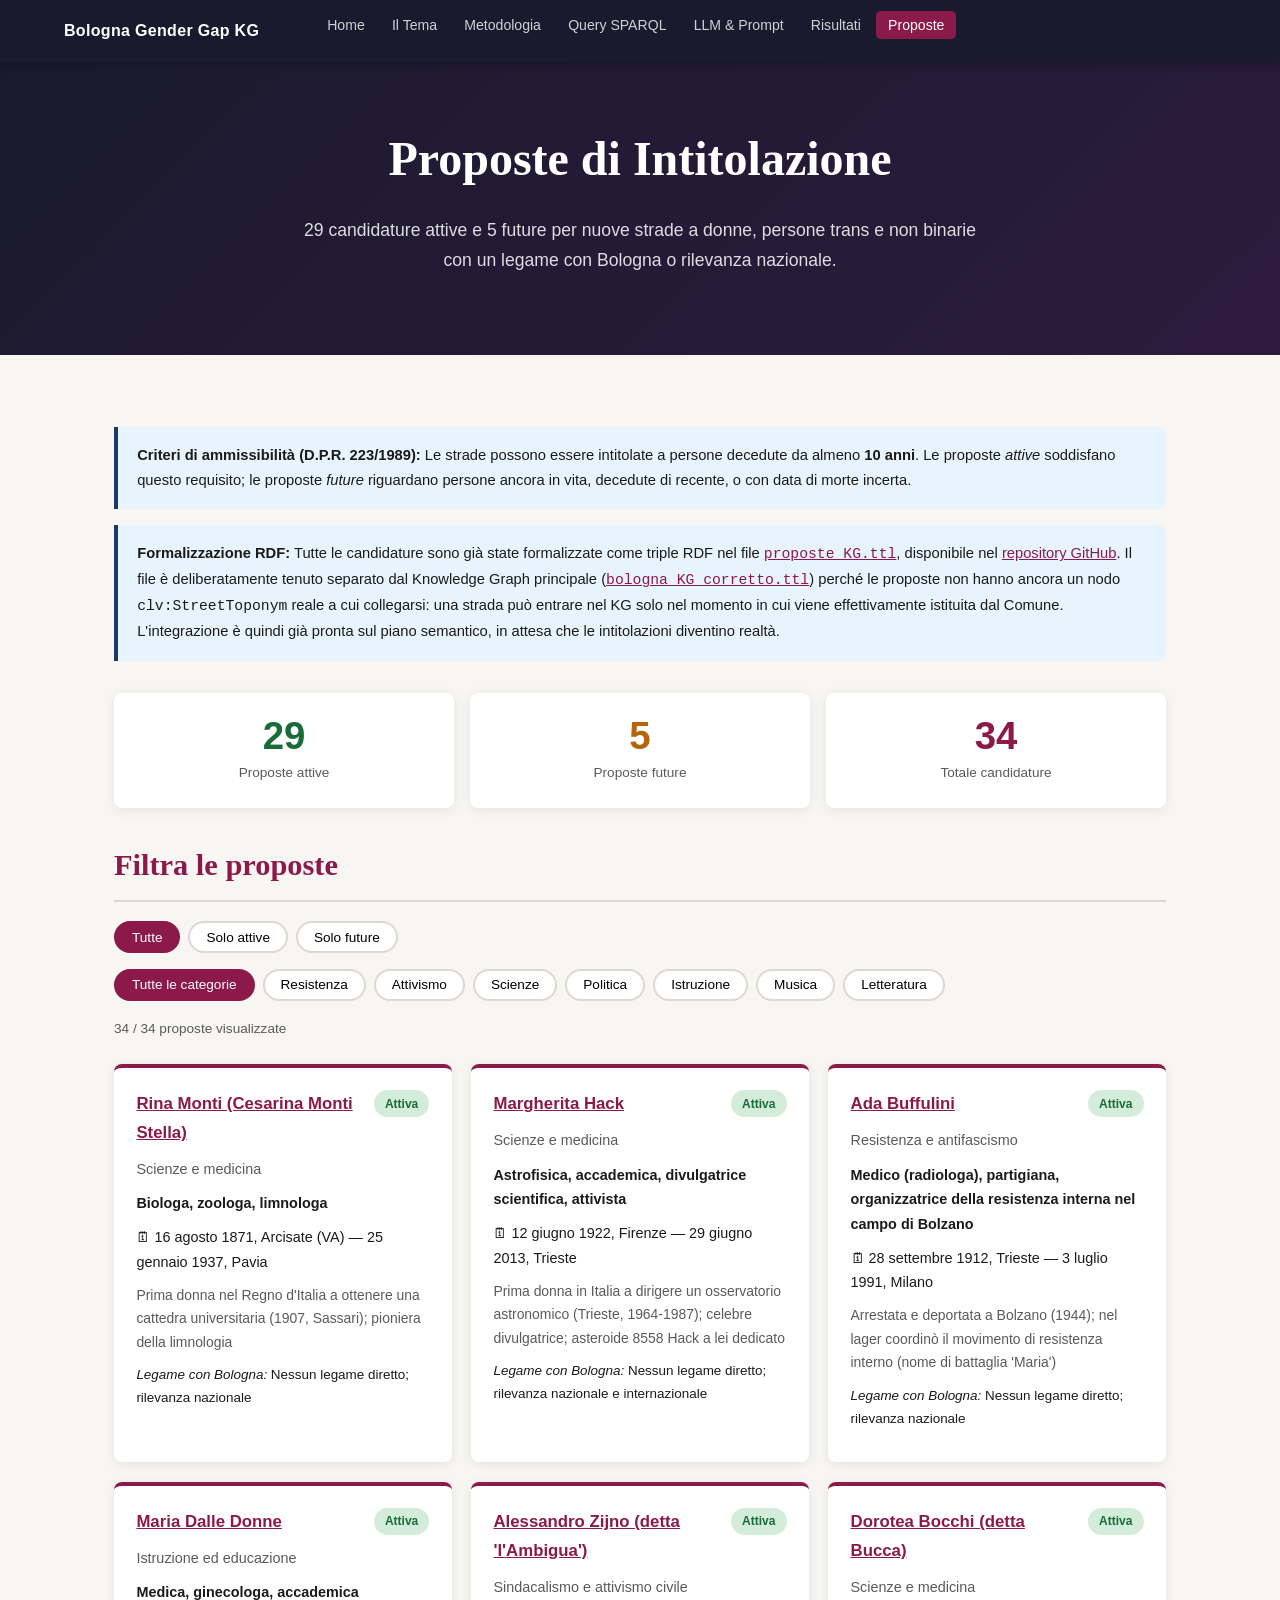
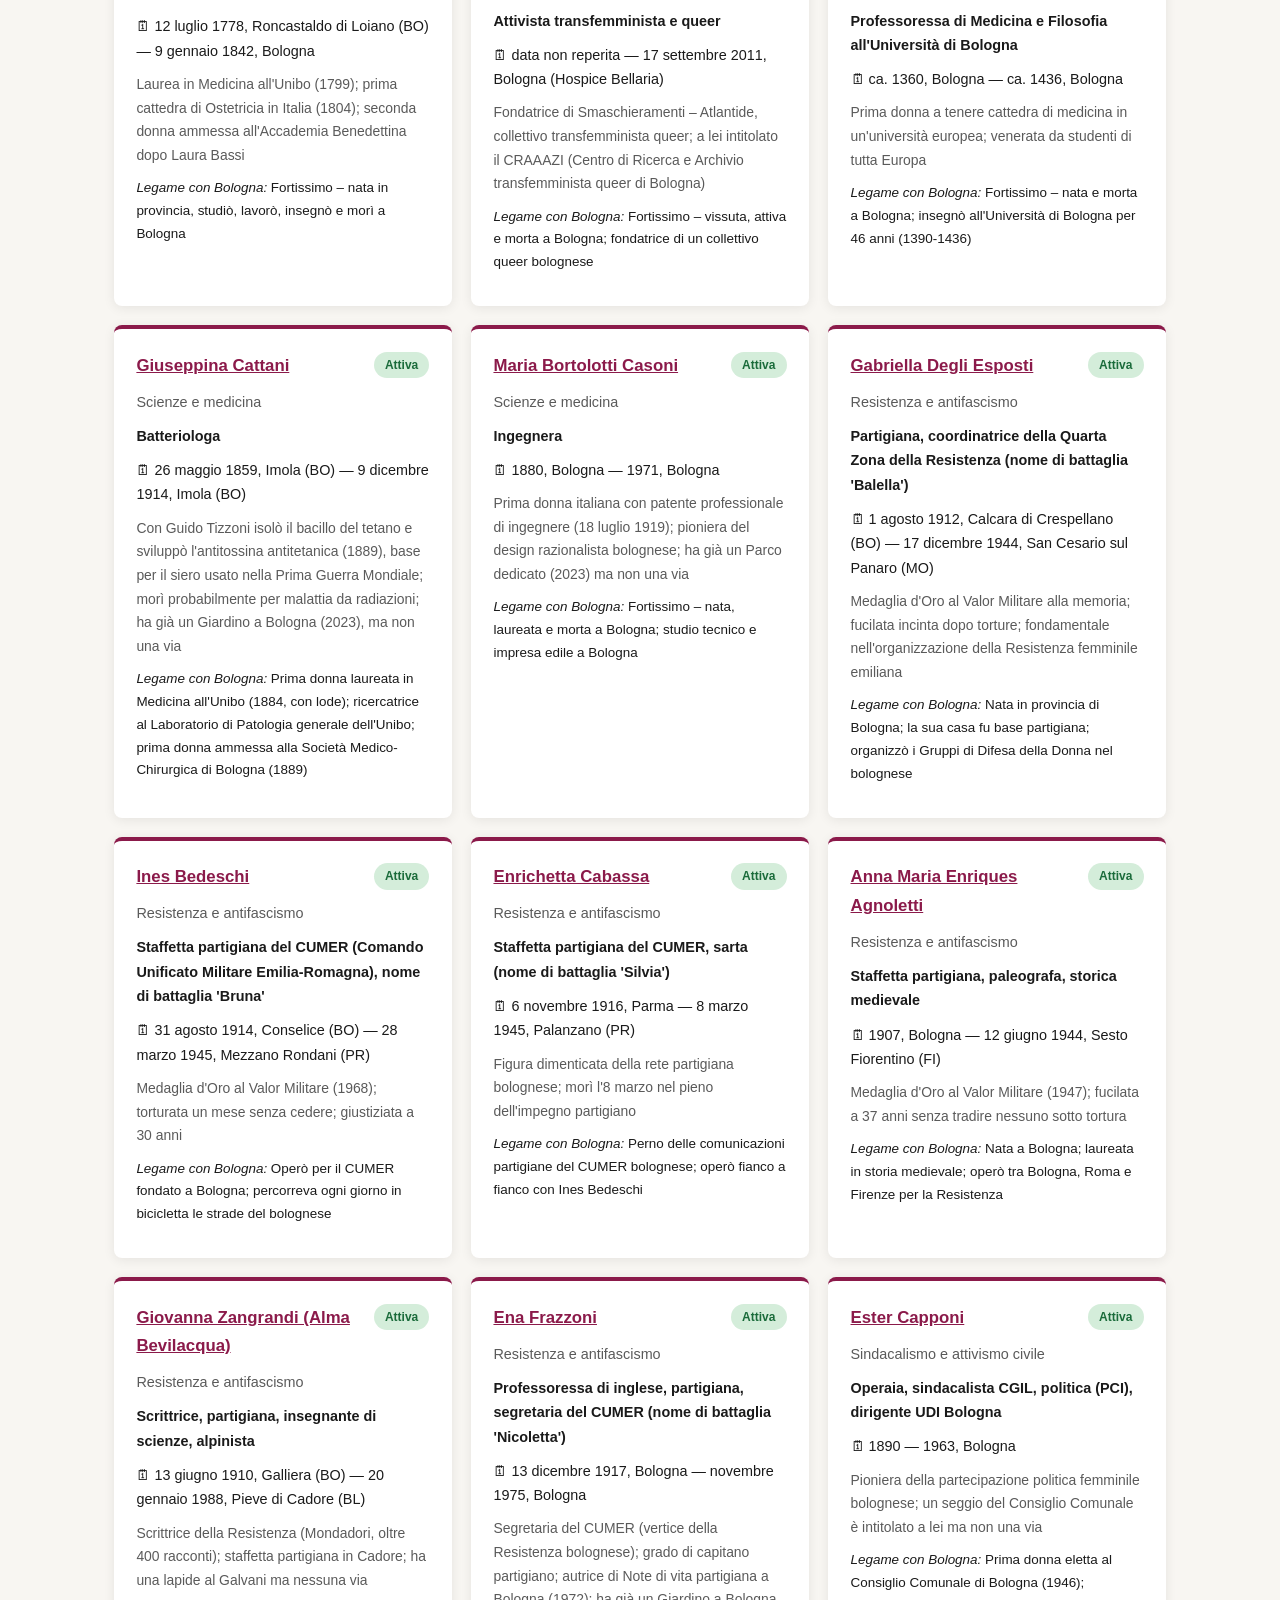
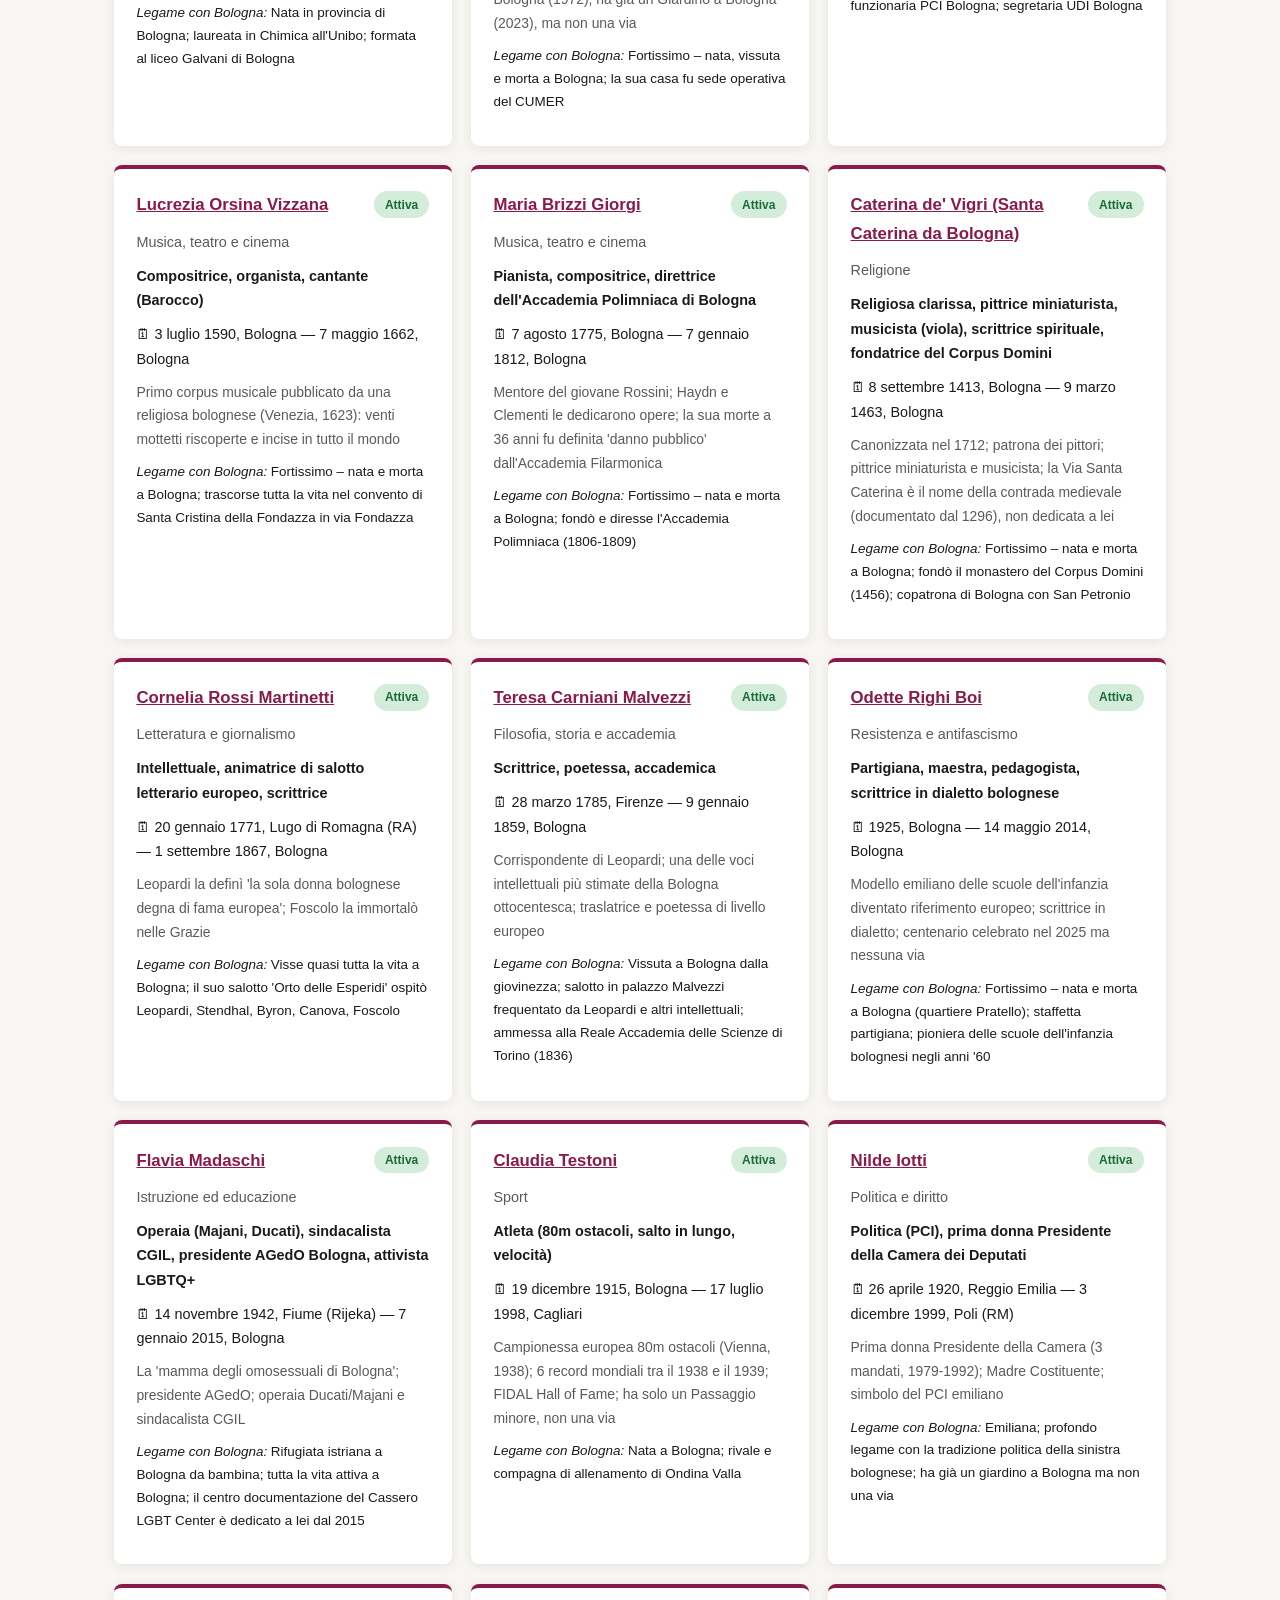
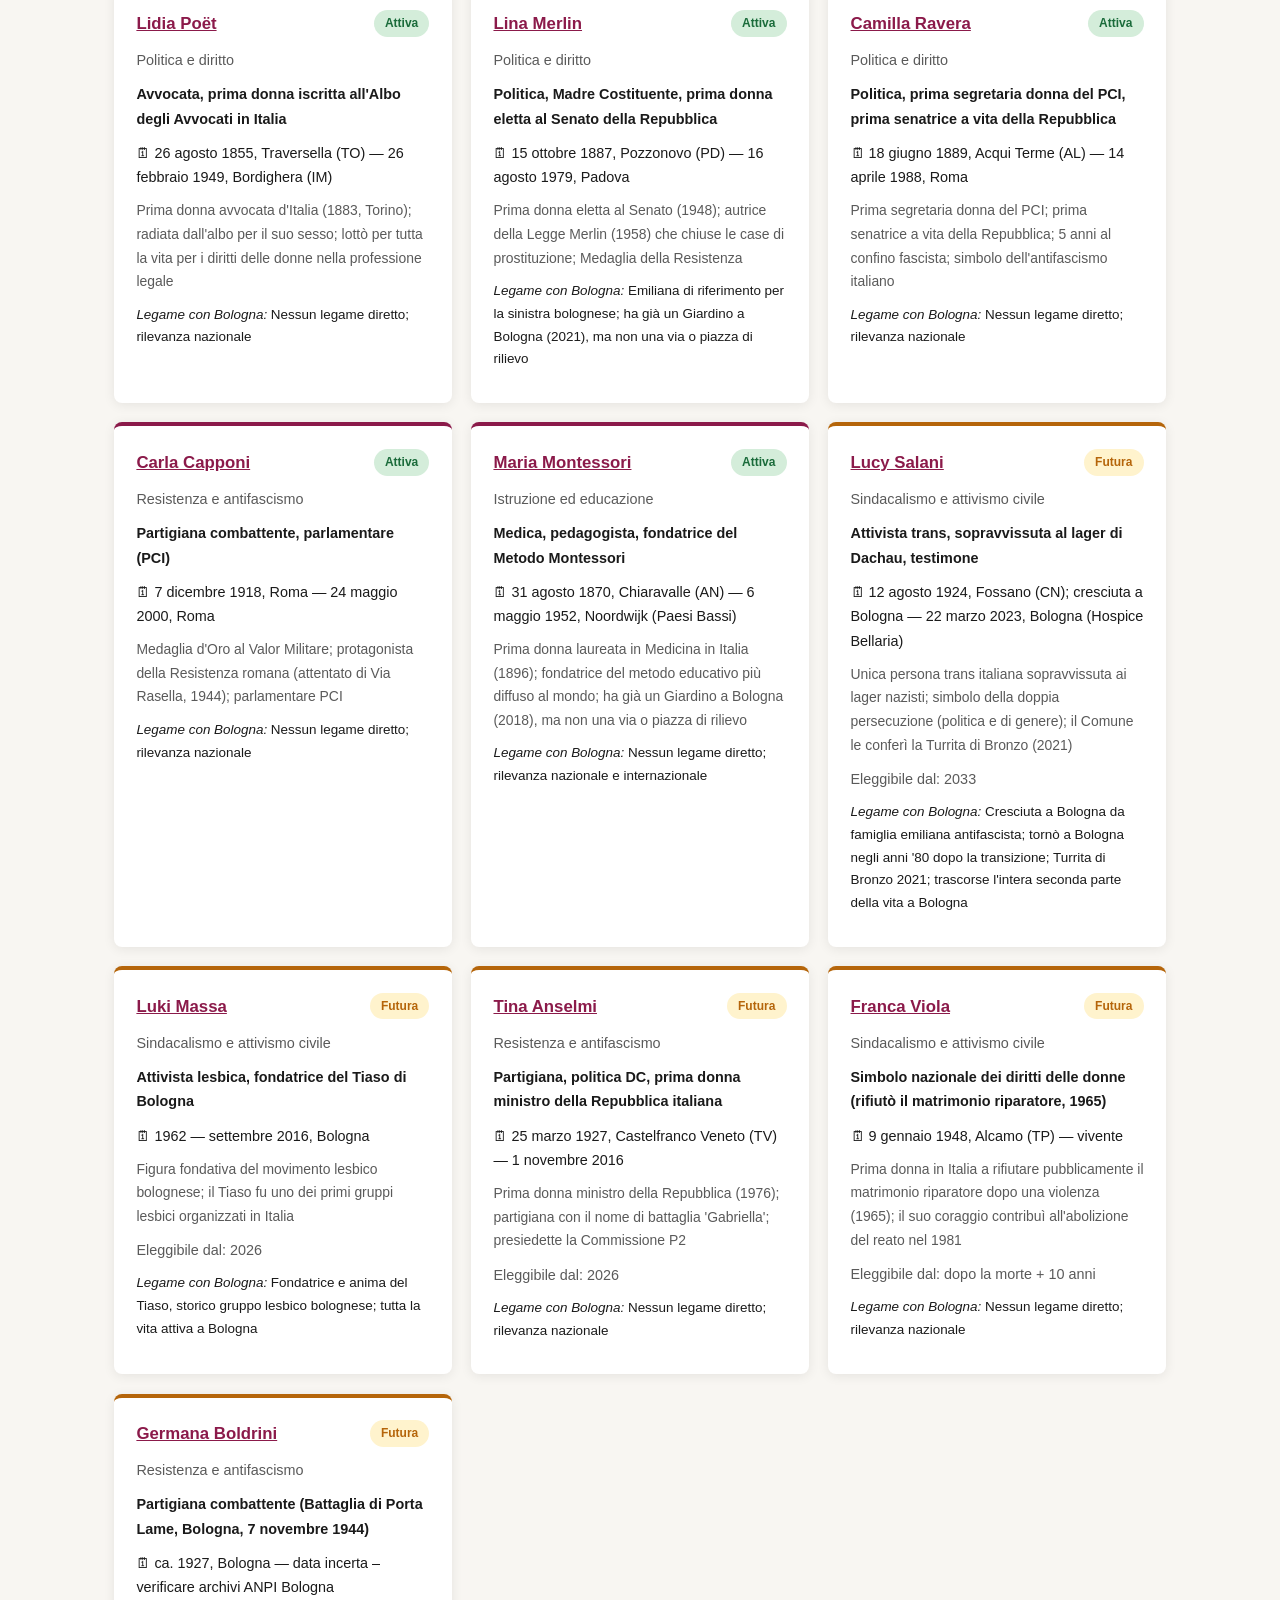
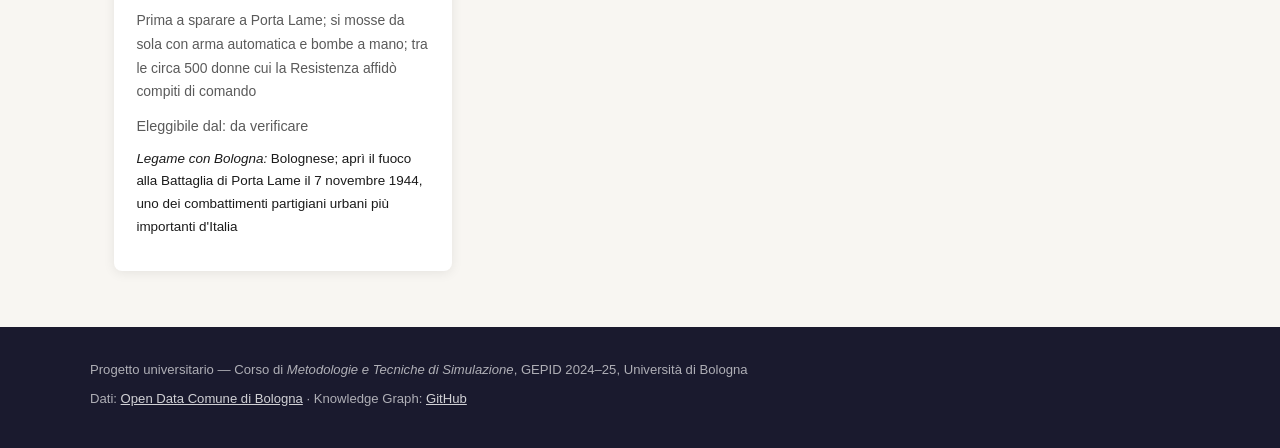
<file: docs/proposals.html>
<!DOCTYPE html>
<html lang="it">
<head>
  <meta charset="UTF-8">
  <meta name="viewport" content="width=device-width, initial-scale=1.0">
  <title>Proposte — Gender Gap Bologna</title>
  <link rel="stylesheet" href="style.css">
  
</head>
<body>
<nav id="navbar">
  <div class="nav-inner">
    <a class="nav-brand" href="index.html">Bologna Gender Gap KG</a>
    <button class="nav-toggle" onclick="document.getElementById('navbar').classList.toggle('open')" aria-label="menu">&#9776;</button>
    <ul class="nav-links">
      <li><a href="index.html">Home</a></li>
      <li><a href="topic.html">Il Tema</a></li>
      <li><a href="methodology.html">Metodologia</a></li>
      <li><a href="sparql.html">Query SPARQL</a></li>
      <li><a href="llm.html">LLM &amp; Prompt</a></li>
      <li><a href="results.html">Risultati</a></li>
      <li><a href="proposals.html" class="active">Proposte</a></li>
    </ul>
  </div>
</nav>
<main>

<div class="hero" style="padding:3.5rem 1.5rem 3rem">
  <h1>Proposte di Intitolazione</h1>
  <p>29 candidature attive e 5 future per nuove strade a donne,
  persone trans e non binarie con un legame con Bologna o rilevanza nazionale.</p>
</div>

<div class="section">
  <div class="info-box">
    <strong>Criteri di ammissibilità (D.P.R. 223/1989):</strong>
    Le strade possono essere intitolate a persone decedute da almeno <strong>10 anni</strong>.
    Le proposte <em>attive</em> soddisfano questo requisito; le proposte <em>future</em>
    riguardano persone ancora in vita, decedute di recente, o con data di morte incerta.
  </div>

  <div class="info-box" style="margin-top:1rem">
    <strong>Formalizzazione RDF:</strong>
    Tutte le candidature sono già state formalizzate come triple RDF nel file
    <a href="https://github.com/lauratonsi/PROGETTO_KNOWLEDGE_GRAPH/blob/main/proposte_KG.ttl" target="_blank" rel="noopener"><code>proposte_KG.ttl</code></a>, disponibile nel
    <a href="https://github.com/lauratonsi/PROGETTO_KNOWLEDGE_GRAPH" target="_blank" rel="noopener">repository GitHub</a>.
    Il file è deliberatamente tenuto separato dal Knowledge Graph principale
    (<a href="https://github.com/lauratonsi/PROGETTO_KNOWLEDGE_GRAPH/blob/main/bologna_KG_corretto.ttl" target="_blank" rel="noopener"><code>bologna_KG_corretto.ttl</code></a>) perché le proposte non hanno ancora un nodo
    <code>clv:StreetToponym</code> reale a cui collegarsi: una strada può entrare nel KG solo nel momento
    in cui viene effettivamente istituita dal Comune. L'integrazione è quindi già pronta
    sul piano semantico, in attesa che le intitolazioni diventino realtà.
  </div>

  <div class="stat-grid" style="margin-bottom:2rem">
    <div class="stat-box"><div class="number" style="color:var(--green)">29</div><div class="label">Proposte attive</div></div>
    <div class="stat-box"><div class="number" style="color:var(--amber)">5</div><div class="label">Proposte future</div></div>
    <div class="stat-box"><div class="number" style="color:var(--primary)">34</div><div class="label">Totale candidature</div></div>
  </div>

  <h2>Filtra le proposte</h2>
  <div class="filters" id="state-filters">
    <button class="filter-btn active" data-stato="">Tutte</button>
    <button class="filter-btn" data-stato="attiva">Solo attive</button>
    <button class="filter-btn" data-stato="futura">Solo future</button>
  </div>
  <div class="filters" id="cat-filters">
    <button class="filter-btn active" data-cat="">Tutte le categorie</button>
    <button class="filter-btn" data-cat="Resistenza e antifascismo">Resistenza</button>
    <button class="filter-btn" data-cat="Sindacalismo e attivismo civile">Attivismo</button>
    <button class="filter-btn" data-cat="Scienze e medicina">Scienze</button>
    <button class="filter-btn" data-cat="Politica e diritto">Politica</button>
    <button class="filter-btn" data-cat="Istruzione ed educazione">Istruzione</button>
    <button class="filter-btn" data-cat="Musica, teatro e cinema">Musica</button>
    <button class="filter-btn" data-cat="Letteratura e giornalismo">Letteratura</button>
  </div>

  <p id="prop-count" style="font-size:0.85rem;color:var(--text-muted);margin:0.5rem 0 1rem"></p>
  <div class="card-grid" id="proposals-grid"></div>
</div>

</main>
<footer>
  <div class="footer-inner">
    <p>Progetto universitario — Corso di <em>Metodologie e Tecniche di Simulazione</em>, GEPID 2024–25, Università di Bologna</p>
    <p>Dati: <a href="https://opendata.comune.bologna.it/" target="_blank">Open Data Comune di Bologna</a> ·
       Knowledge Graph: <a href="https://github.com/lauratonsi/PROGETTO_KNOWLEDGE_GRAPH" target="_blank">GitHub</a></p>
  </div>
</footer>
<script>
const PROPOSALS = [{"nome": "Rina Monti (Cesarina Monti Stella)", "professione": "Biologa, zoologa, limnologa; prima donna professoressa ordinaria in Italia", "nascita": "16 agosto 1871, Arcisate (VA)", "morte": "25 gennaio 1937, Pavia", "legame": "Nessun legame diretto; rilevanza nazionale", "punti": "Prima donna nel Regno d'Italia a ottenere una cattedra universitaria (1907, Sassari); pioniera della limnologia", "fonte": "https://scienzaa2voci.unibo.it/biografie/65-monti-rina", "stato": "attiva", "eleggibile": "", "categoria": "Scienze e medicina"}, {"nome": "Margherita Hack", "professione": "Astrofisica, accademica, divulgatrice scientifica, attivista", "nascita": "12 giugno 1922, Firenze", "morte": "29 giugno 2013, Trieste", "legame": "Nessun legame diretto; rilevanza nazionale e internazionale", "punti": "Prima donna in Italia a dirigere un osservatorio astronomico (Trieste, 1964-1987); celebre divulgatrice; asteroide 8558 Hack a lei dedicato", "fonte": "https://it.wikipedia.org/wiki/Margherita_Hack", "stato": "attiva", "eleggibile": "", "categoria": "Scienze e medicina"}, {"nome": "Ada Buffulini", "professione": "Medico (radiologa), partigiana, organizzatrice della resistenza interna nel campo di Bolzano", "nascita": "28 settembre 1912, Trieste", "morte": "3 luglio 1991, Milano", "legame": "Nessun legame diretto; rilevanza nazionale", "punti": "Arrestata e deportata a Bolzano (1944); nel lager coordinò il movimento di resistenza interno (nome di battaglia 'Maria')", "fonte": "https://it.wikipedia.org/wiki/Ada_Buffulini", "stato": "attiva", "eleggibile": "", "categoria": "Resistenza e antifascismo"}, {"nome": "Maria Dalle Donne", "professione": "Medica, ginecologa, accademica; Direttrice della Scuola di Ostetricia di Bologna", "nascita": "12 luglio 1778, Roncastaldo di Loiano (BO)", "morte": "9 gennaio 1842, Bologna", "legame": "Fortissimo – nata in provincia, studiò, lavorò, insegnò e morì a Bologna", "punti": "Laurea in Medicina all'Unibo (1799); prima cattedra di Ostetricia in Italia (1804); seconda donna ammessa all'Accademia Benedettina dopo Laura Bassi", "fonte": "https://www.unibo.it/it/ateneo/chi-siamo/la-nostra-storia/alumni-e-personaggi-celebri/maria-dalle-donne", "stato": "attiva", "eleggibile": "", "categoria": "Istruzione ed educazione"}, {"nome": "Alessandro Zijno (detta 'l'Ambigua')", "professione": "Attivista transfemminista e queer; fondatrice del Laboratorio Smaschieramenti – Atlantide di Bologna", "nascita": "data non reperita", "morte": "17 settembre 2011, Bologna (Hospice Bellaria)", "legame": "Fortissimo – vissuta, attiva e morta a Bologna; fondatrice di un collettivo queer bolognese", "punti": "Fondatrice di Smaschieramenti – Atlantide, collettivo transfemminista queer; a lei intitolato il CRAAAZI (Centro di Ricerca e Archivio transfemminista queer di Bologna)", "fonte": "https://storieinmovimento.org/tag/alessandro-zijno/", "stato": "attiva", "eleggibile": "", "categoria": "Sindacalismo e attivismo civile"}, {"nome": "Dorotea Bocchi (detta Bucca)", "professione": "Professoressa di Medicina e Filosofia all'Università di Bologna", "nascita": "ca. 1360, Bologna", "morte": "ca. 1436, Bologna", "legame": "Fortissimo – nata e morta a Bologna; insegnò all'Università di Bologna per 46 anni (1390-1436)", "punti": "Prima donna a tenere cattedra di medicina in un'università europea; venerata da studenti di tutta Europa", "fonte": "https://festivaldelmedioevo.it/portal/dorotea-bucca-la-prima-insegnante-universitaria", "stato": "attiva", "eleggibile": "", "categoria": "Scienze e medicina"}, {"nome": "Giuseppina Cattani", "professione": "Batteriologa; prima donna con libera docenza in Patologia generale a Bologna", "nascita": "26 maggio 1859, Imola (BO)", "morte": "9 dicembre 1914, Imola (BO)", "legame": "Prima donna laureata in Medicina all'Unibo (1884, con lode); ricercatrice al Laboratorio di Patologia generale dell'Unibo; prima donna ammessa alla Società Medico-Chirurgica di Bologna (1889)", "punti": "Con Guido Tizzoni isolò il bacillo del tetano e sviluppò l'antitossina antitetanica (1889), base per il siero usato nella Prima Guerra Mondiale; morì probabilmente per malattia da radiazioni; ha già un Giardino a Bologna (2023), ma non una via", "fonte": "https://www.enciclopediadelledonne.it/edd.nsf/biografie/giuseppina-cattani*/", "stato": "attiva", "eleggibile": "", "categoria": "Scienze e medicina"}, {"nome": "Maria Bortolotti Casoni", "professione": "Ingegnera; prima donna iscritta all'Albo degli Ingegneri in Italia", "nascita": "1880, Bologna", "morte": "1971, Bologna", "legame": "Fortissimo – nata, laureata e morta a Bologna; studio tecnico e impresa edile a Bologna", "punti": "Prima donna italiana con patente professionale di ingegnere (18 luglio 1919); pioniera del design razionalista bolognese; ha già un Parco dedicato (2023) ma non una via", "fonte": "https://scienzaa2voci.unibo.it/biografie/98-bortolotti-casoni-maria", "stato": "attiva", "eleggibile": "", "categoria": "Scienze e medicina"}, {"nome": "Gabriella Degli Esposti", "professione": "Partigiana, coordinatrice della Quarta Zona della Resistenza (nome di battaglia 'Balella')", "nascita": "1 agosto 1912, Calcara di Crespellano (BO)", "morte": "17 dicembre 1944, San Cesario sul Panaro (MO)", "legame": "Nata in provincia di Bologna; la sua casa fu base partigiana; organizzò i Gruppi di Difesa della Donna nel bolognese", "punti": "Medaglia d'Oro al Valor Militare alla memoria; fucilata incinta dopo torture; fondamentale nell'organizzazione della Resistenza femminile emiliana", "fonte": "https://www.anpi.it/biografia/gabriella-degli-esposti", "stato": "attiva", "eleggibile": "", "categoria": "Resistenza e antifascismo"}, {"nome": "Ines Bedeschi", "professione": "Staffetta partigiana del CUMER (Comando Unificato Militare Emilia-Romagna), nome di battaglia 'Bruna'", "nascita": "31 agosto 1914, Conselice (BO)", "morte": "28 marzo 1945, Mezzano Rondani (PR)", "legame": "Operò per il CUMER fondato a Bologna; percorreva ogni giorno in bicicletta le strade del bolognese", "punti": "Medaglia d'Oro al Valor Militare (1968); torturata un mese senza cedere; giustiziata a 30 anni", "fonte": "https://www.anpi.it/biografia/ines-bedeschi", "stato": "attiva", "eleggibile": "", "categoria": "Resistenza e antifascismo"}, {"nome": "Enrichetta Cabassa", "professione": "Staffetta partigiana del CUMER, sarta (nome di battaglia 'Silvia')", "nascita": "6 novembre 1916, Parma", "morte": "8 marzo 1945, Palanzano (PR)", "legame": "Perno delle comunicazioni partigiane del CUMER bolognese; operò fianco a fianco con Ines Bedeschi", "punti": "Figura dimenticata della rete partigiana bolognese; morì l'8 marzo nel pieno dell'impegno partigiano", "fonte": "https://www.anpi.it/biografia/enrichetta-cabassa", "stato": "attiva", "eleggibile": "", "categoria": "Resistenza e antifascismo"}, {"nome": "Anna Maria Enriques Agnoletti", "professione": "Staffetta partigiana, paleografa, storica medievale", "nascita": "1907, Bologna", "morte": "12 giugno 1944, Sesto Fiorentino (FI)", "legame": "Nata a Bologna; laureata in storia medievale; operò tra Bologna, Roma e Firenze per la Resistenza", "punti": "Medaglia d'Oro al Valor Militare (1947); fucilata a 37 anni senza tradire nessuno sotto tortura", "fonte": "https://www.anpi.it/biografia/anna-maria-enriques-agnoletti", "stato": "attiva", "eleggibile": "", "categoria": "Resistenza e antifascismo"}, {"nome": "Giovanna Zangrandi (Alma Bevilacqua)", "professione": "Scrittrice, partigiana, insegnante di scienze, alpinista", "nascita": "13 giugno 1910, Galliera (BO)", "morte": "20 gennaio 1988, Pieve di Cadore (BL)", "legame": "Nata in provincia di Bologna; laureata in Chimica all'Unibo; formata al liceo Galvani di Bologna", "punti": "Scrittrice della Resistenza (Mondadori, oltre 400 racconti); staffetta partigiana in Cadore; ha una lapide al Galvani ma nessuna via", "fonte": "https://www.resistenzapp.it/personaggi.php?Id=39", "stato": "attiva", "eleggibile": "", "categoria": "Resistenza e antifascismo"}, {"nome": "Ena Frazzoni", "professione": "Professoressa di inglese, partigiana, segretaria del CUMER (nome di battaglia 'Nicoletta')", "nascita": "13 dicembre 1917, Bologna", "morte": "novembre 1975, Bologna", "legame": "Fortissimo – nata, vissuta e morta a Bologna; la sua casa fu sede operativa del CUMER", "punti": "Segretaria del CUMER (vertice della Resistenza bolognese); grado di capitano partigiano; autrice di Note di vita partigiana a Bologna (1972); ha già un Giardino a Bologna (2023), ma non una via", "fonte": "https://www.anpi.it/biografia/ena-frazzoni", "stato": "attiva", "eleggibile": "", "categoria": "Resistenza e antifascismo"}, {"nome": "Ester Capponi", "professione": "Operaia, sindacalista CGIL, politica (PCI), dirigente UDI Bologna", "nascita": "1890", "morte": "1963, Bologna", "legame": "Prima donna eletta al Consiglio Comunale di Bologna (1946); funzionaria PCI Bologna; segretaria UDI Bologna", "punti": "Pioniera della partecipazione politica femminile bolognese; un seggio del Consiglio Comunale è intitolato a lei ma non una via", "fonte": "https://it.wikipedia.org/w/index.php?search=Ester+Capponi+Bologna+1946", "stato": "attiva", "eleggibile": "", "categoria": "Sindacalismo e attivismo civile"}, {"nome": "Lucrezia Orsina Vizzana", "professione": "Compositrice, organista, cantante (Barocco)", "nascita": "3 luglio 1590, Bologna", "morte": "7 maggio 1662, Bologna", "legame": "Fortissimo – nata e morta a Bologna; trascorse tutta la vita nel convento di Santa Cristina della Fondazza in via Fondazza", "punti": "Primo corpus musicale pubblicato da una religiosa bolognese (Venezia, 1623): venti mottetti riscoperte e incise in tutto il mondo", "fonte": "https://en.wikipedia.org/wiki/Lucrezia_Orsina_Vizzana", "stato": "attiva", "eleggibile": "", "categoria": "Musica, teatro e cinema"}, {"nome": "Maria Brizzi Giorgi", "professione": "Pianista, compositrice, direttrice dell'Accademia Polimniaca di Bologna", "nascita": "7 agosto 1775, Bologna", "morte": "7 gennaio 1812, Bologna", "legame": "Fortissimo – nata e morta a Bologna; fondò e diresse l'Accademia Polimniaca (1806-1809)", "punti": "Mentore del giovane Rossini; Haydn e Clementi le dedicarono opere; la sua morte a 36 anni fu definita 'danno pubblico' dall'Accademia Filarmonica", "fonte": "https://www.storiaememoriadibologna.it/archivio/persone/brizzi-giorgi-maria", "stato": "attiva", "eleggibile": "", "categoria": "Musica, teatro e cinema"}, {"nome": "Caterina de' Vigri (Santa Caterina da Bologna)", "professione": "Religiosa clarissa, pittrice miniaturista, musicista (viola), scrittrice spirituale, fondatrice del Corpus Domini", "nascita": "8 settembre 1413, Bologna", "morte": "9 marzo 1463, Bologna", "legame": "Fortissimo – nata e morta a Bologna; fondò il monastero del Corpus Domini (1456); copatrona di Bologna con San Petronio", "punti": "Canonizzata nel 1712; patrona dei pittori; pittrice miniaturista e musicista; la Via Santa Caterina è il nome della contrada medievale (documentato dal 1296), non dedicata a lei", "fonte": "https://it.wikipedia.org/wiki/Caterina_da_Bologna", "stato": "attiva", "eleggibile": "", "categoria": "Religione"}, {"nome": "Cornelia Rossi Martinetti", "professione": "Intellettuale, animatrice di salotto letterario europeo, scrittrice", "nascita": "20 gennaio 1771, Lugo di Romagna (RA)", "morte": "1 settembre 1867, Bologna", "legame": "Visse quasi tutta la vita a Bologna; il suo salotto 'Orto delle Esperidi' ospitò Leopardi, Stendhal, Byron, Canova, Foscolo", "punti": "Leopardi la definì 'la sola donna bolognese degna di fama europea'; Foscolo la immortalò nelle Grazie", "fonte": "https://www.treccani.it/enciclopedia/cornelia-rossi-martinetti_(Dizionario-Biografico)/", "stato": "attiva", "eleggibile": "", "categoria": "Letteratura e giornalismo"}, {"nome": "Teresa Carniani Malvezzi", "professione": "Scrittrice, poetessa, accademica", "nascita": "28 marzo 1785, Firenze", "morte": "9 gennaio 1859, Bologna", "legame": "Vissuta a Bologna dalla giovinezza; salotto in palazzo Malvezzi frequentato da Leopardi e altri intellettuali; ammessa alla Reale Accademia delle Scienze di Torino (1836)", "punti": "Corrispondente di Leopardi; una delle voci intellettuali più stimate della Bologna ottocentesca; traslatrice e poetessa di livello europeo", "fonte": "https://archiviodistatobologna.it/attivita/scritture-al-femminile-voci-di-donna-tra-otto-e-novecento/3-teresa-carniani-malvezzi-lamica-dei-poeti/", "stato": "attiva", "eleggibile": "", "categoria": "Filosofia, storia e accademia"}, {"nome": "Odette Righi Boi", "professione": "Partigiana, maestra, pedagogista, scrittrice in dialetto bolognese", "nascita": "1925, Bologna", "morte": "14 maggio 2014, Bologna", "legame": "Fortissimo – nata e morta a Bologna (quartiere Pratello); staffetta partigiana; pioniera delle scuole dell'infanzia bolognesi negli anni '60", "punti": "Modello emiliano delle scuole dell'infanzia diventato riferimento europeo; scrittrice in dialetto; centenario celebrato nel 2025 ma nessuna via", "fonte": "https://cantierebologna.com/2025/10/29/odette-righi-boi-una-vita-per-la-scuola-la-politica-il-pratello", "stato": "attiva", "eleggibile": "", "categoria": "Resistenza e antifascismo"}, {"nome": "Flavia Madaschi", "professione": "Operaia (Majani, Ducati), sindacalista CGIL, presidente AGedO Bologna, attivista LGBTQ+", "nascita": "14 novembre 1942, Fiume (Rijeka)", "morte": "7 gennaio 2015, Bologna", "legame": "Rifugiata istriana a Bologna da bambina; tutta la vita attiva a Bologna; il centro documentazione del Cassero LGBT Center è dedicato a lei dal 2015", "punti": "La 'mamma degli omosessuali di Bologna'; presidente AGedO; operaia Ducati/Majani e sindacalista CGIL", "fonte": "https://www.ilfattoquotidiano.it/2015/01/07/flavia-madaschi-morta-addio-mamma-movimento-gay-bologna/1322148/", "stato": "attiva", "eleggibile": "", "categoria": "Istruzione ed educazione"}, {"nome": "Claudia Testoni", "professione": "Atleta (80m ostacoli, salto in lungo, velocità)", "nascita": "19 dicembre 1915, Bologna", "morte": "17 luglio 1998, Cagliari", "legame": "Nata a Bologna; rivale e compagna di allenamento di Ondina Valla", "punti": "Campionessa europea 80m ostacoli (Vienna, 1938); 6 record mondiali tra il 1938 e il 1939; FIDAL Hall of Fame; ha solo un Passaggio minore, non una via", "fonte": "https://en.wikipedia.org/wiki/Claudia_Testoni", "stato": "attiva", "eleggibile": "", "categoria": "Sport"}, {"nome": "Nilde Iotti", "professione": "Politica (PCI), prima donna Presidente della Camera dei Deputati", "nascita": "26 aprile 1920, Reggio Emilia", "morte": "3 dicembre 1999, Poli (RM)", "legame": "Emiliana; profondo legame con la tradizione politica della sinistra bolognese; ha già un giardino a Bologna ma non una via", "punti": "Prima donna Presidente della Camera (3 mandati, 1979-1992); Madre Costituente; simbolo del PCI emiliano", "fonte": "https://it.wikipedia.org/wiki/Nilde_Iotti", "stato": "attiva", "eleggibile": "", "categoria": "Politica e diritto"}, {"nome": "Lidia Poët", "professione": "Avvocata, prima donna iscritta all'Albo degli Avvocati in Italia", "nascita": "26 agosto 1855, Traversella (TO)", "morte": "26 febbraio 1949, Bordighera (IM)", "legame": "Nessun legame diretto; rilevanza nazionale", "punti": "Prima donna avvocata d'Italia (1883, Torino); radiata dall'albo per il suo sesso; lottò per tutta la vita per i diritti delle donne nella professione legale", "fonte": "https://en.wikipedia.org/wiki/Lidia_Po%C3%ABt", "stato": "attiva", "eleggibile": "", "categoria": "Politica e diritto"}, {"nome": "Lina Merlin", "professione": "Politica, Madre Costituente, prima donna eletta al Senato della Repubblica", "nascita": "15 ottobre 1887, Pozzonovo (PD)", "morte": "16 agosto 1979, Padova", "legame": "Emiliana di riferimento per la sinistra bolognese; ha già un Giardino a Bologna (2021), ma non una via o piazza di rilievo", "punti": "Prima donna eletta al Senato (1948); autrice della Legge Merlin (1958) che chiuse le case di prostituzione; Medaglia della Resistenza", "fonte": "https://www.anpi.it/biografia/lina-merlin", "stato": "attiva", "eleggibile": "", "categoria": "Politica e diritto"}, {"nome": "Camilla Ravera", "professione": "Politica, prima segretaria donna del PCI, prima senatrice a vita della Repubblica", "nascita": "18 giugno 1889, Acqui Terme (AL)", "morte": "14 aprile 1988, Roma", "legame": "Nessun legame diretto; rilevanza nazionale", "punti": "Prima segretaria donna del PCI; prima senatrice a vita della Repubblica; 5 anni al confino fascista; simbolo dell'antifascismo italiano", "fonte": "https://www.treccani.it/enciclopedia/camilla-ravera/", "stato": "attiva", "eleggibile": "", "categoria": "Politica e diritto"}, {"nome": "Carla Capponi", "professione": "Partigiana combattente, parlamentare (PCI)", "nascita": "7 dicembre 1918, Roma", "morte": "24 maggio 2000, Roma", "legame": "Nessun legame diretto; rilevanza nazionale", "punti": "Medaglia d'Oro al Valor Militare; protagonista della Resistenza romana (attentato di Via Rasella, 1944); parlamentare PCI", "fonte": "https://it.wikipedia.org/wiki/Carla_Capponi", "stato": "attiva", "eleggibile": "", "categoria": "Resistenza e antifascismo"}, {"nome": "Maria Montessori", "professione": "Medica, pedagogista, fondatrice del Metodo Montessori", "nascita": "31 agosto 1870, Chiaravalle (AN)", "morte": "6 maggio 1952, Noordwijk (Paesi Bassi)", "legame": "Nessun legame diretto; rilevanza nazionale e internazionale", "punti": "Prima donna laureata in Medicina in Italia (1896); fondatrice del metodo educativo più diffuso al mondo; ha già un Giardino a Bologna (2018), ma non una via o piazza di rilievo", "fonte": "https://it.wikipedia.org/wiki/Maria_Montessori", "stato": "attiva", "eleggibile": "", "categoria": "Istruzione ed educazione"}, {"nome": "Lucy Salani", "professione": "Attivista trans, sopravvissuta al lager di Dachau, testimone", "nascita": "12 agosto 1924, Fossano (CN); cresciuta a Bologna", "morte": "22 marzo 2023, Bologna (Hospice Bellaria)", "legame": "Cresciuta a Bologna da famiglia emiliana antifascista; tornò a Bologna negli anni '80 dopo la transizione; Turrita di Bronzo 2021; trascorse l'intera seconda parte della vita a Bologna", "punti": "Unica persona trans italiana sopravvissuta ai lager nazisti; simbolo della doppia persecuzione (politica e di genere); il Comune le conferì la Turrita di Bronzo (2021)", "fonte": "https://en.wikipedia.org/wiki/Lucy_Salani", "stato": "futura", "eleggibile": "2033", "categoria": "Sindacalismo e attivismo civile"}, {"nome": "Luki Massa", "professione": "Attivista lesbica, fondatrice del Tiaso di Bologna", "nascita": "1962", "morte": "settembre 2016, Bologna", "legame": "Fondatrice e anima del Tiaso, storico gruppo lesbico bolognese; tutta la vita attiva a Bologna", "punti": "Figura fondativa del movimento lesbico bolognese; il Tiaso fu uno dei primi gruppi lesbici organizzati in Italia", "fonte": "https://associazionelukimassa.org/luki-massa/", "stato": "futura", "eleggibile": "2026", "categoria": "Sindacalismo e attivismo civile"}, {"nome": "Tina Anselmi", "professione": "Partigiana, politica DC, prima donna ministro della Repubblica italiana", "nascita": "25 marzo 1927, Castelfranco Veneto (TV)", "morte": "1 novembre 2016", "legame": "Nessun legame diretto; rilevanza nazionale", "punti": "Prima donna ministro della Repubblica (1976); partigiana con il nome di battaglia 'Gabriella'; presiedette la Commissione P2", "fonte": "https://it.wikipedia.org/wiki/Tina_Anselmi", "stato": "futura", "eleggibile": "2026", "categoria": "Resistenza e antifascismo"}, {"nome": "Franca Viola", "professione": "Simbolo nazionale dei diritti delle donne (rifiutò il matrimonio riparatore, 1965)", "nascita": "9 gennaio 1948, Alcamo (TP)", "morte": "vivente", "legame": "Nessun legame diretto; rilevanza nazionale", "punti": "Prima donna in Italia a rifiutare pubblicamente il matrimonio riparatore dopo una violenza (1965); il suo coraggio contribuì all'abolizione del reato nel 1981", "fonte": "https://it.wikipedia.org/wiki/Franca_Viola", "stato": "futura", "eleggibile": "dopo la morte + 10 anni", "categoria": "Sindacalismo e attivismo civile"}, {"nome": "Germana Boldrini", "professione": "Partigiana combattente (Battaglia di Porta Lame, Bologna, 7 novembre 1944)", "nascita": "ca. 1927, Bologna", "morte": "data incerta – verificare archivi ANPI Bologna", "legame": "Bolognese; aprì il fuoco alla Battaglia di Porta Lame il 7 novembre 1944, uno dei combattimenti partigiani urbani più importanti d'Italia", "punti": "Prima a sparare a Porta Lame; si mosse da sola con arma automatica e bombe a mano; tra le circa 500 donne cui la Resistenza affidò compiti di comando", "fonte": "https://resistenzamappe.it/bologna/bo_resistenza/battaglia_di_porta_lame", "stato": "futura", "eleggibile": "da verificare", "categoria": "Resistenza e antifascismo"}];
let statoFilter = '';
let catFilter = '';

function renderProps() {
  const grid = document.getElementById('proposals-grid');
  const filtered = PROPOSALS.filter(p =>
    (!statoFilter || p.stato === statoFilter) &&
    (!catFilter || p.categoria === catFilter)
  );
  document.getElementById('prop-count').textContent =
    `${filtered.length} / ${PROPOSALS.length} proposte visualizzate`;

  grid.innerHTML = filtered.map(p => {
    const badgeClass = p.stato === 'attiva' ? 'badge-active' : 'badge-future';
    const badgeText = p.stato === 'attiva' ? 'Attiva' : 'Futura';
    const cardClass = p.stato === 'futura' ? 'card future' : 'card';
    const eleg = p.eleggibile && p.eleggibile !== '' ?
      `<p class="card-meta">Eleggibile dal: ${p.eleggibile}</p>` : '';
    const nomeLink = p.fonte && p.fonte.startsWith('http')
      ? `<a href="${p.fonte}" target="_blank" rel="noopener">${p.nome}</a>`
      : p.nome;
    return `<div class="${cardClass}">
      <div style="display:flex;justify-content:space-between;align-items:flex-start;gap:0.5rem">
        <h3>${nomeLink}</h3>
        <span class="badge ${badgeClass}">${badgeText}</span>
      </div>
      <p class="card-meta">${p.categoria}</p>
      <p><strong>${p.professione.split(';')[0]}</strong></p>
      <p>🗓 ${p.nascita} — ${p.morte}</p>
      <p style="font-size:0.87rem;color:var(--text-muted)">${p.punti}</p>
      ${eleg}
      <p style="font-size:0.84rem"><em>Legame con Bologna:</em> ${p.legame}</p>
    </div>`;
  }).join('');
}

document.querySelectorAll('#state-filters .filter-btn').forEach(btn => {
  btn.addEventListener('click', () => {
    document.querySelectorAll('#state-filters .filter-btn').forEach(b => b.classList.remove('active'));
    btn.classList.add('active'); statoFilter = btn.dataset.stato; renderProps();
  });
});
document.querySelectorAll('#cat-filters .filter-btn').forEach(btn => {
  btn.addEventListener('click', () => {
    document.querySelectorAll('#cat-filters .filter-btn').forEach(b => b.classList.remove('active'));
    btn.classList.add('active'); catFilter = btn.dataset.cat; renderProps();
  });
});
renderProps();
</script>
</body>
</html>
</file>
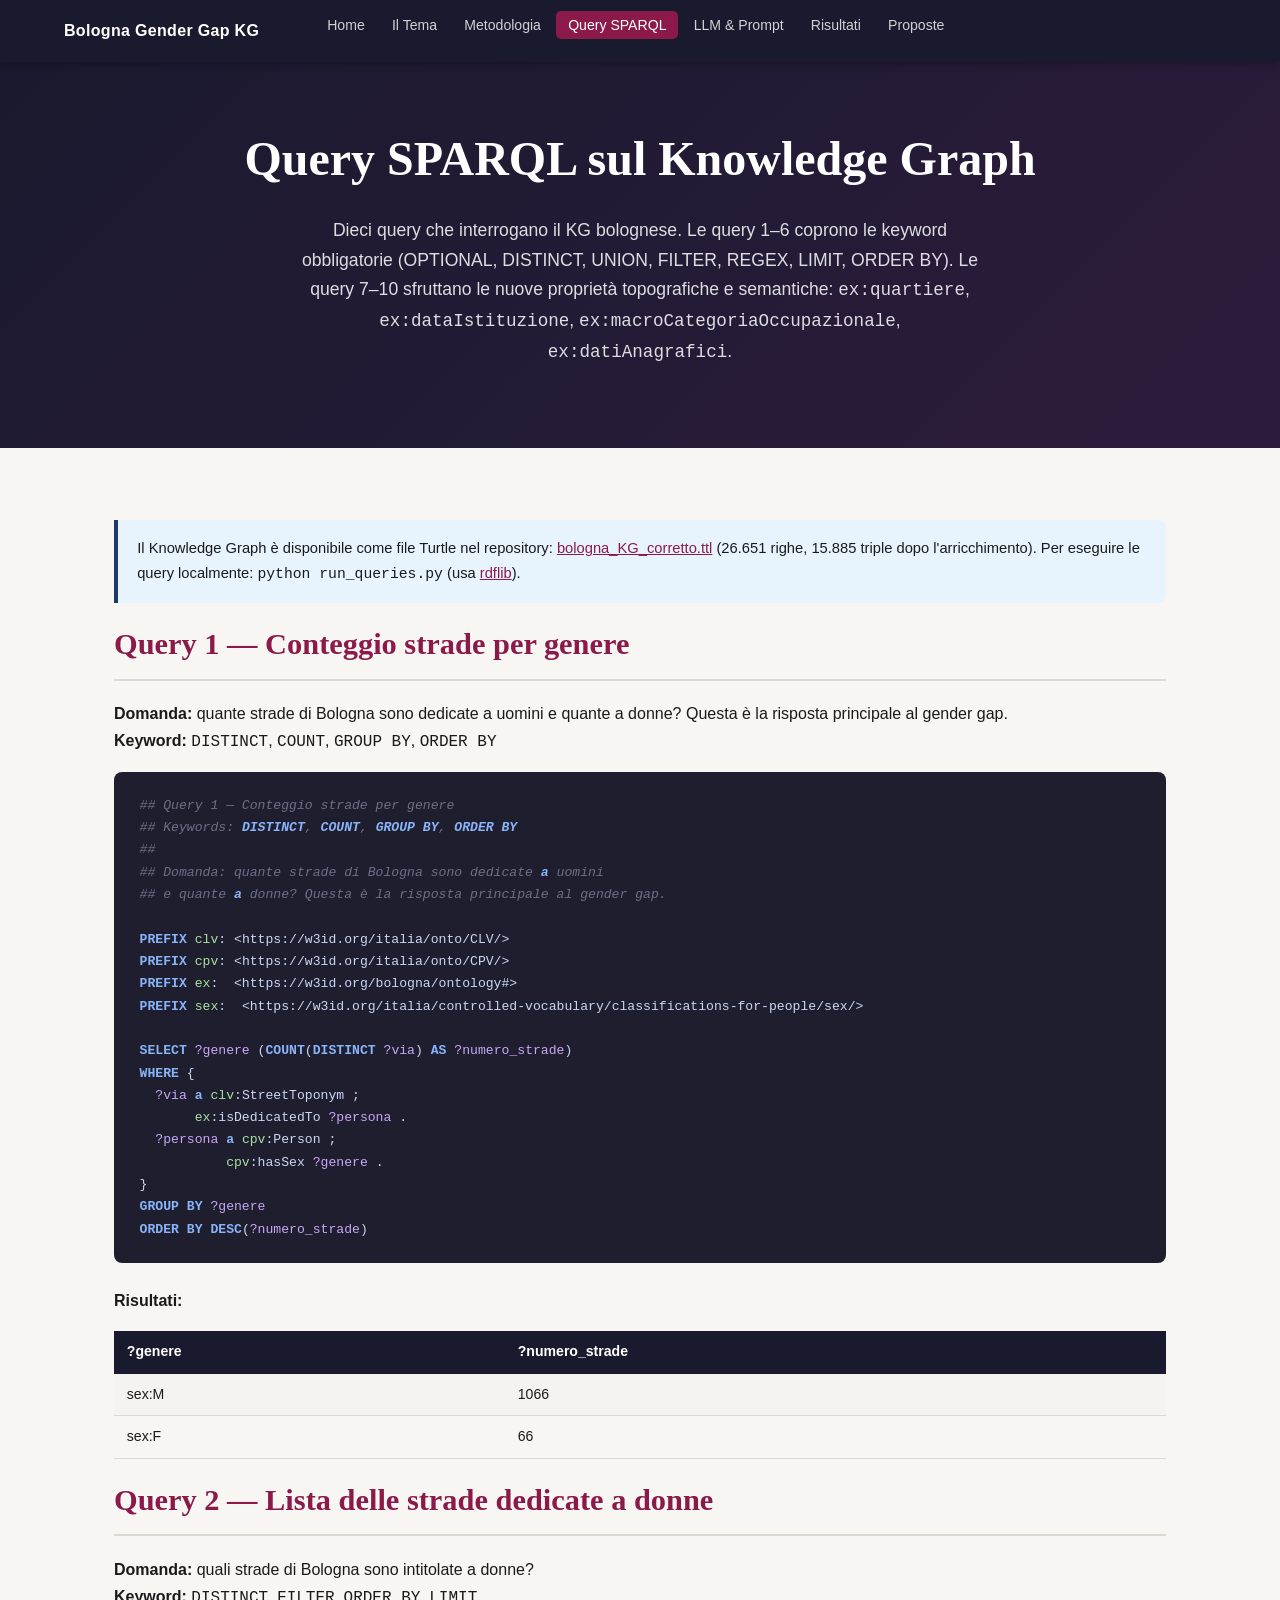
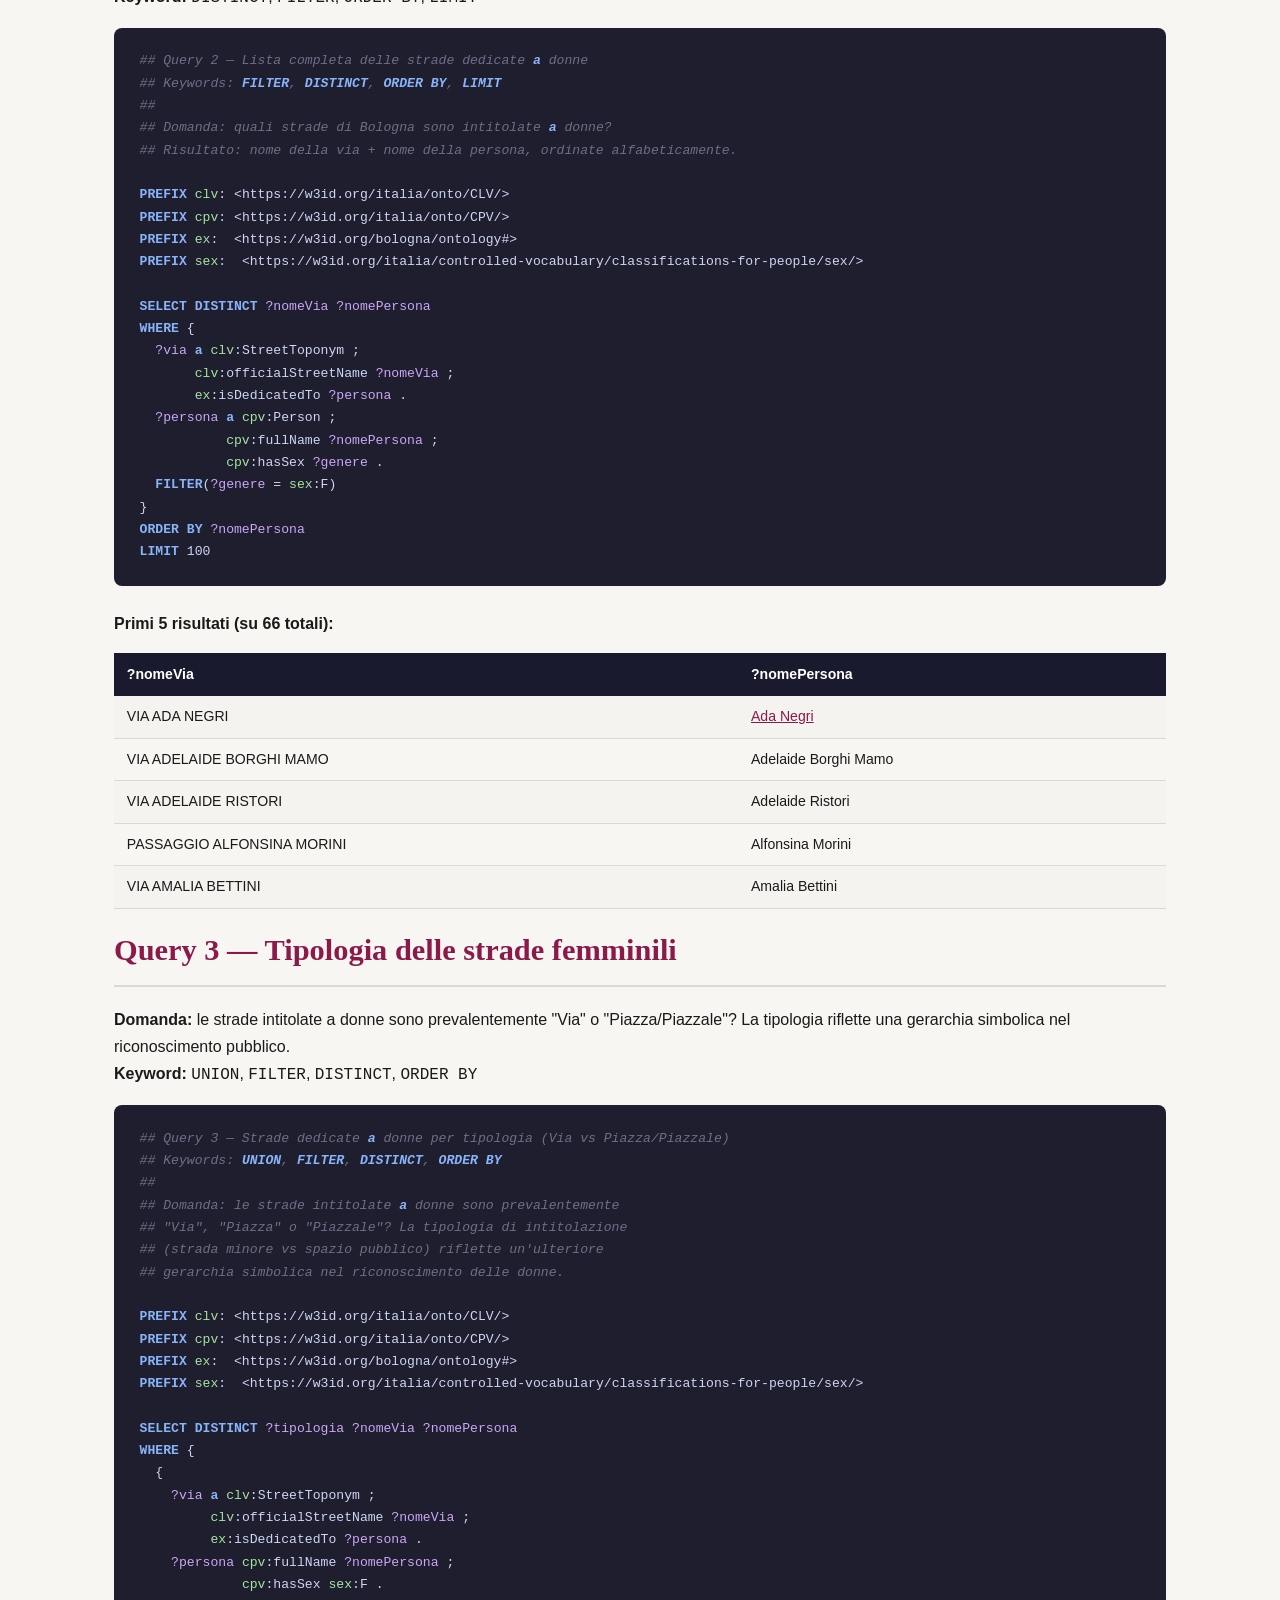
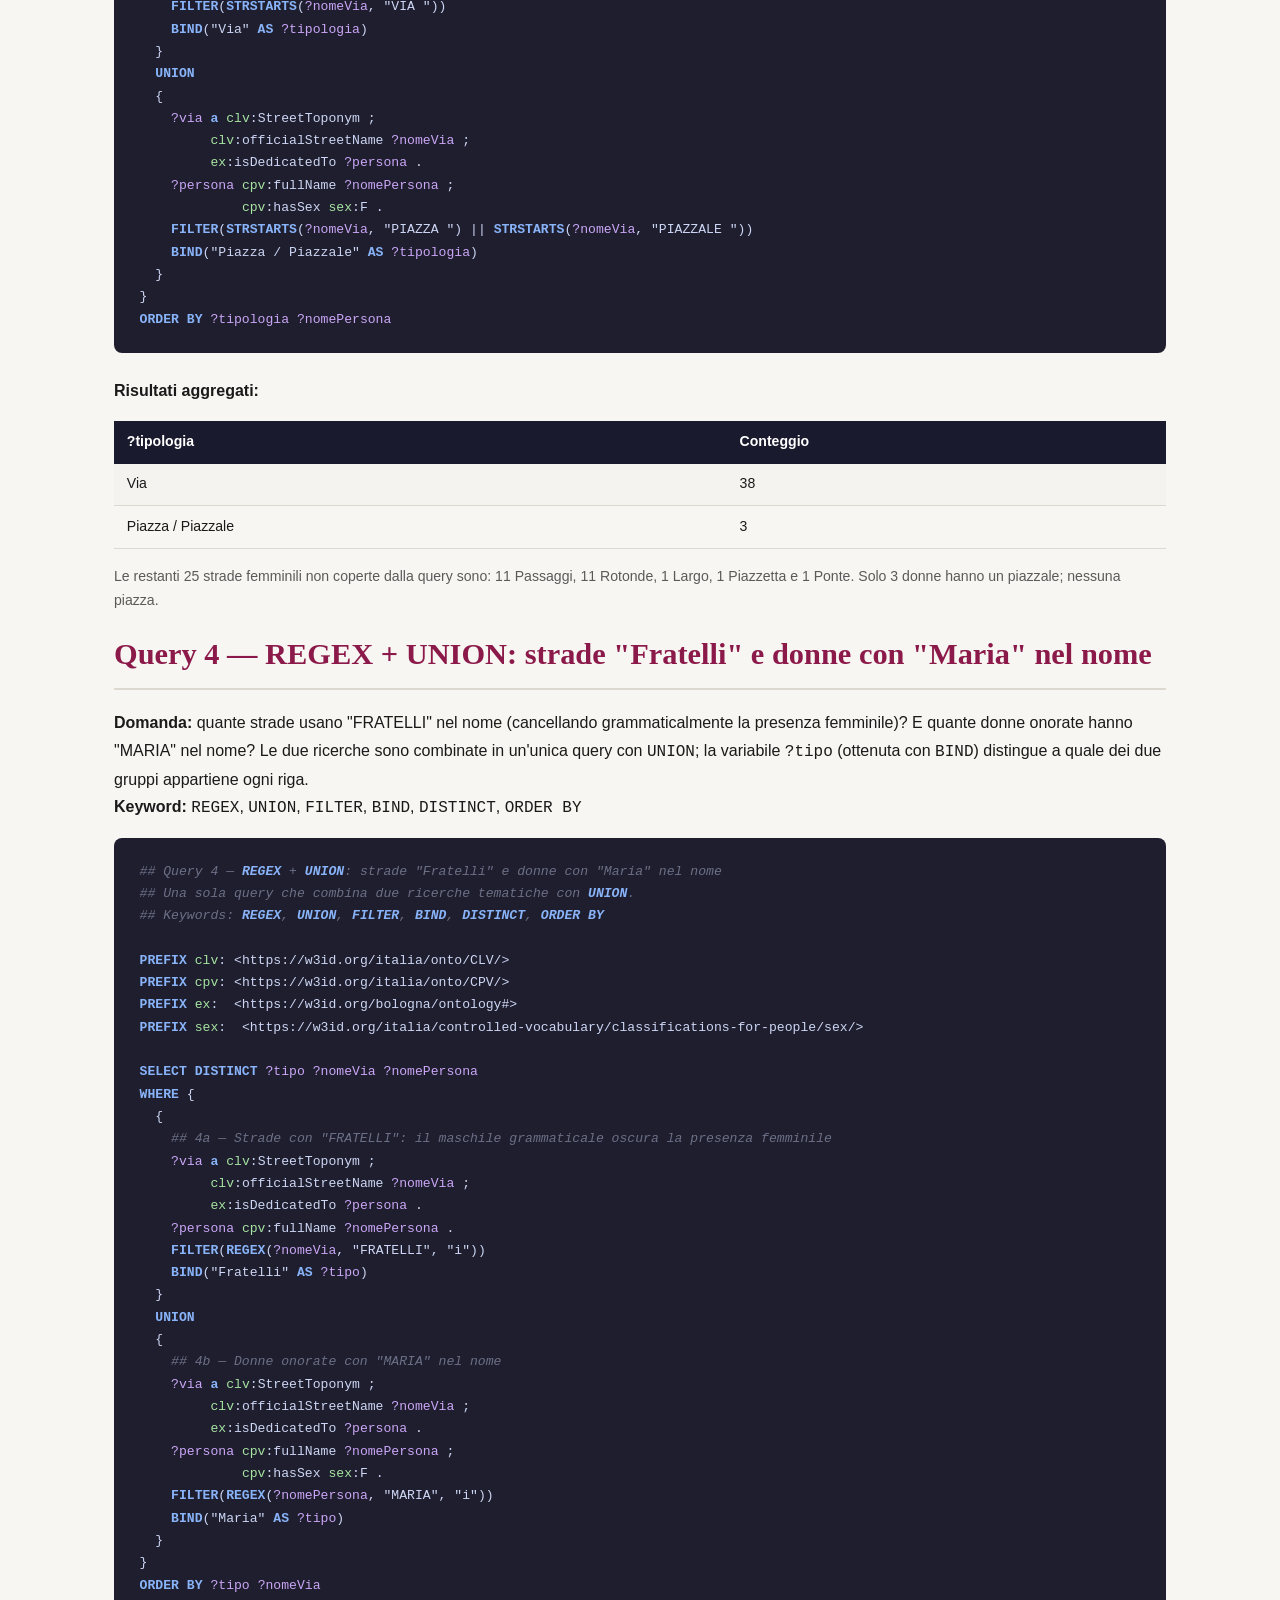
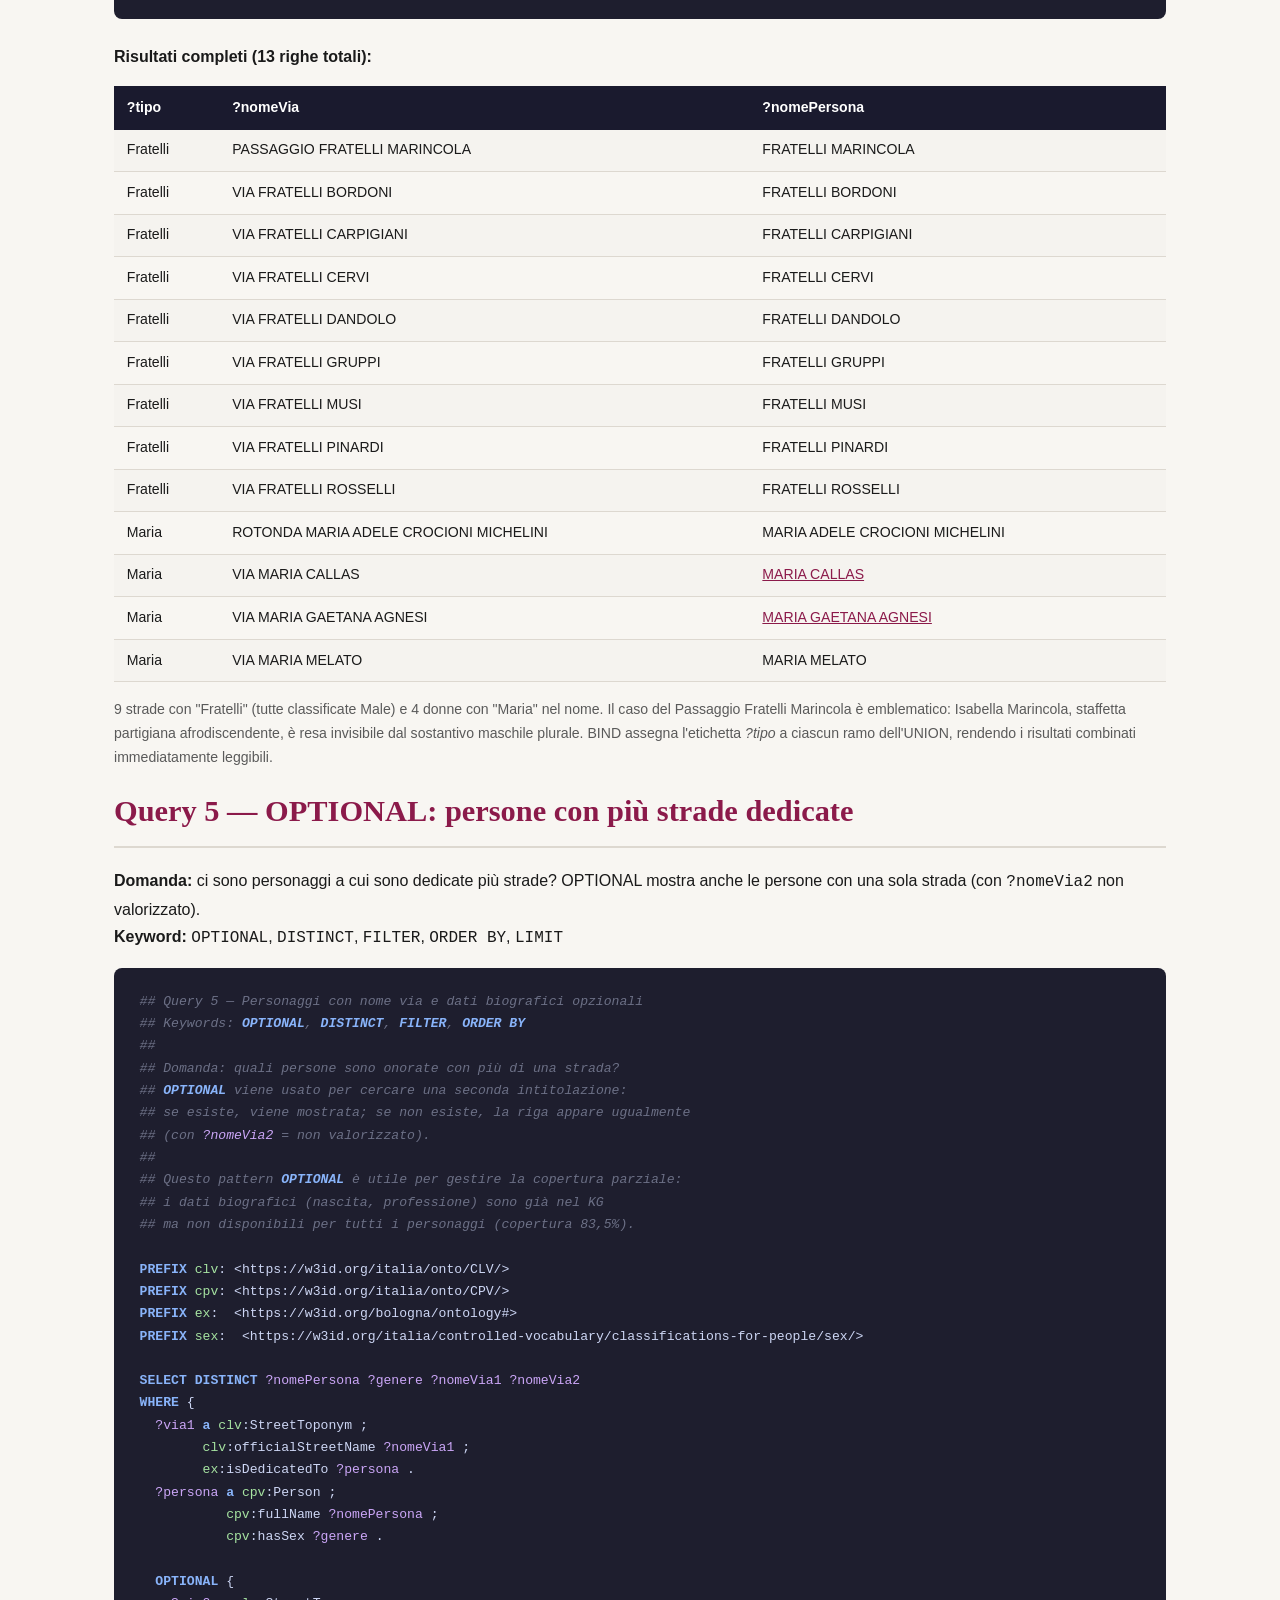
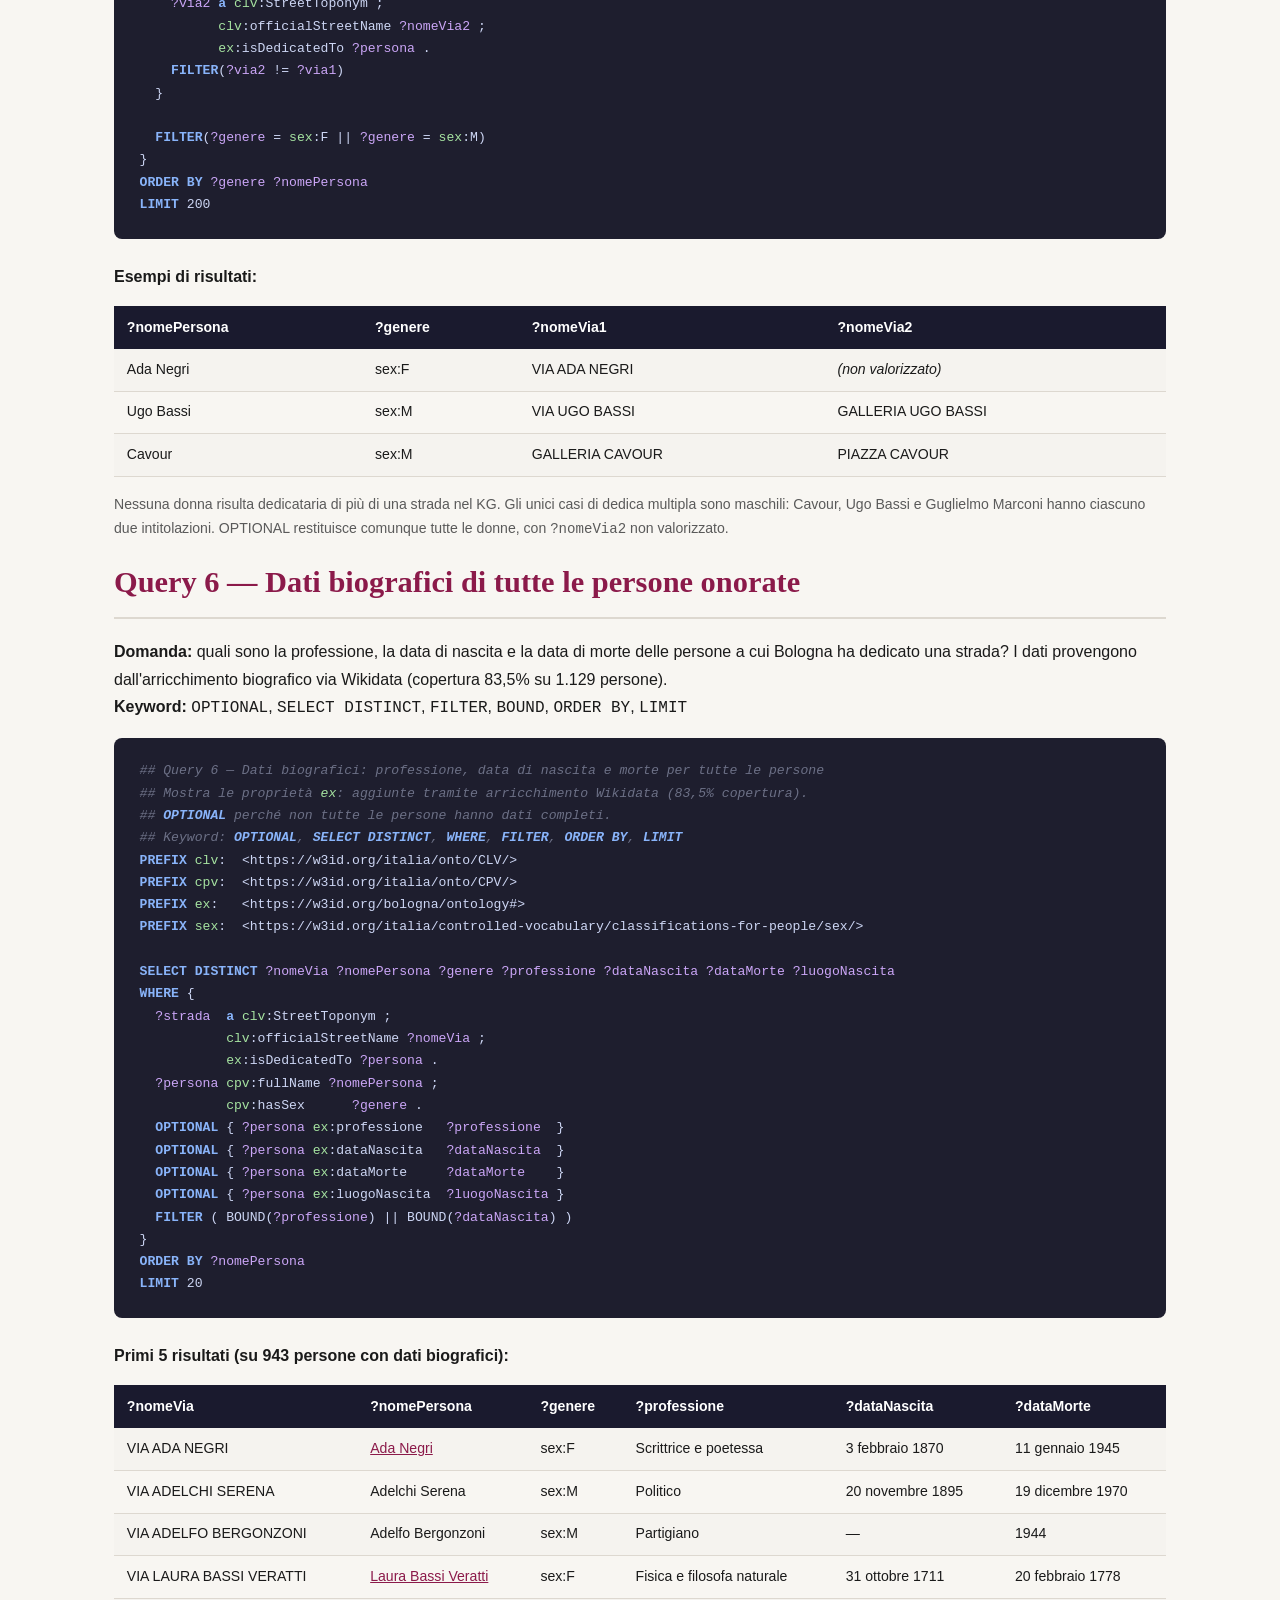
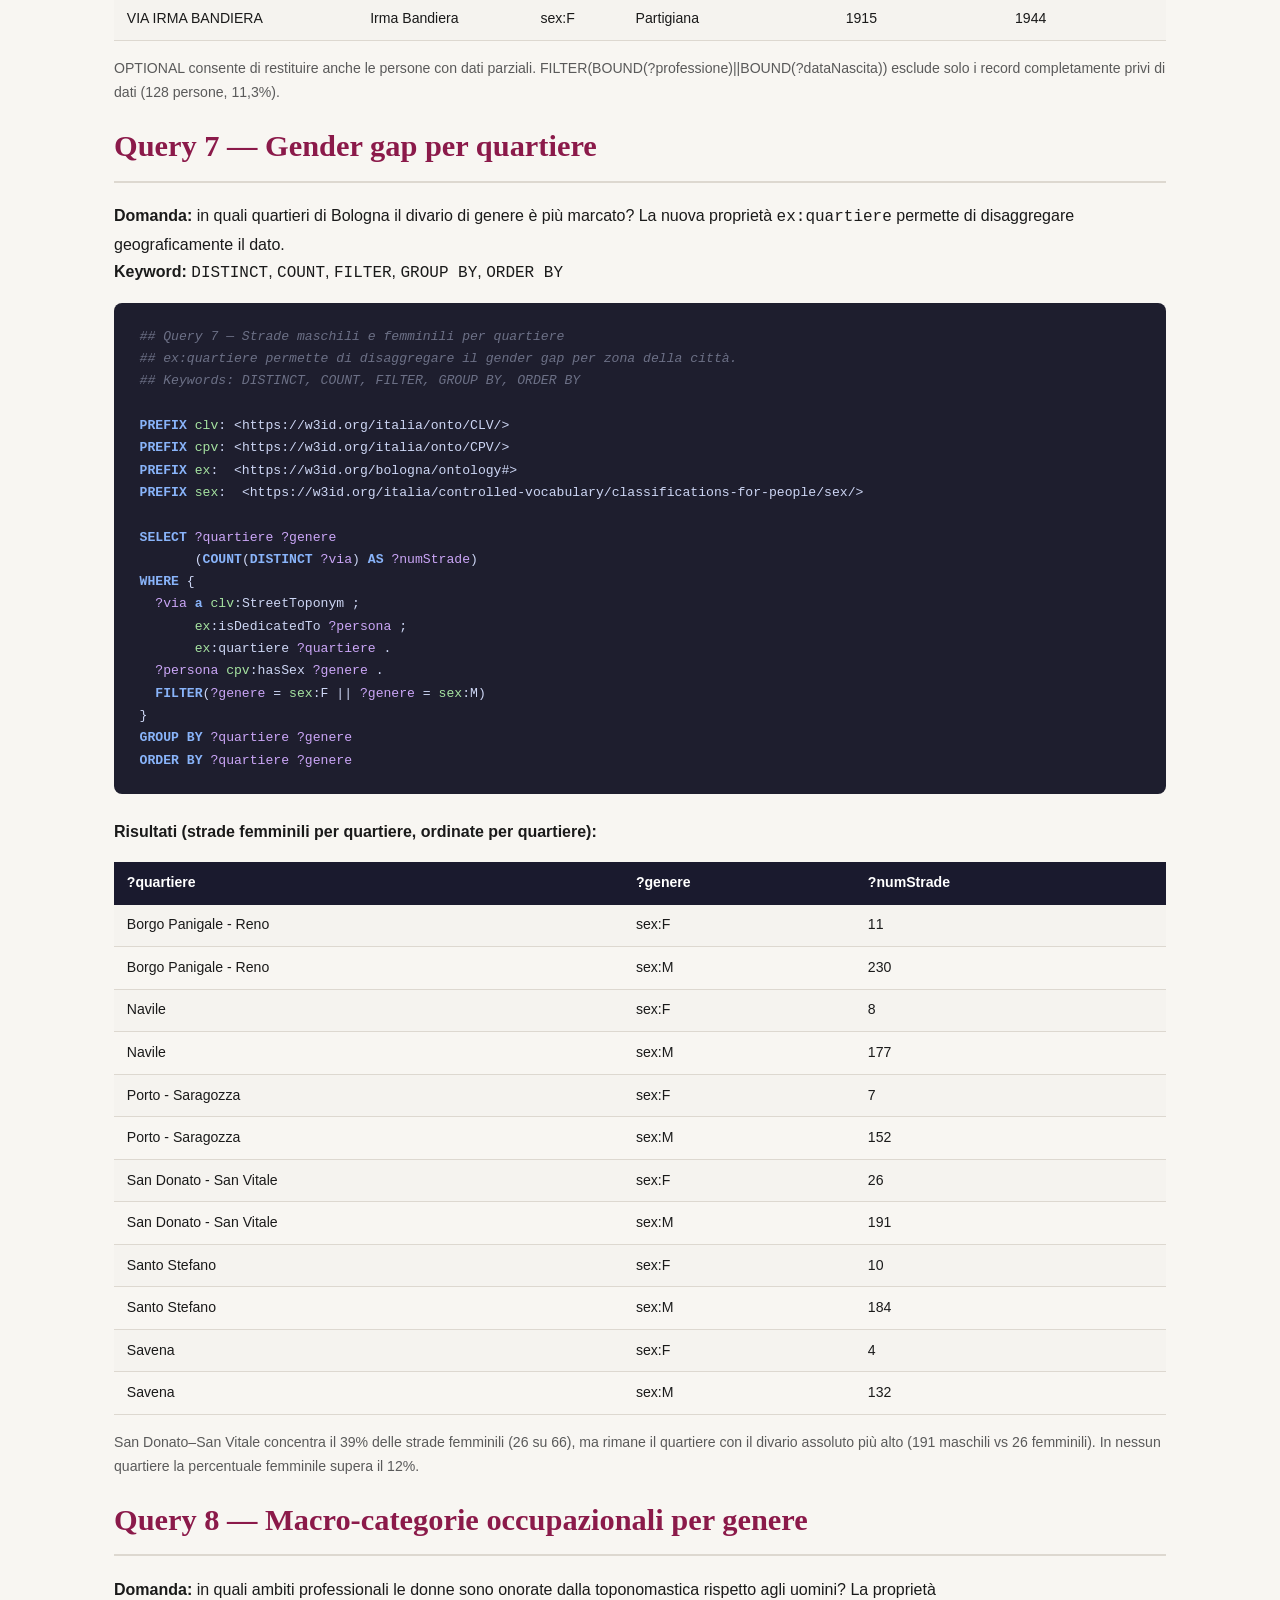
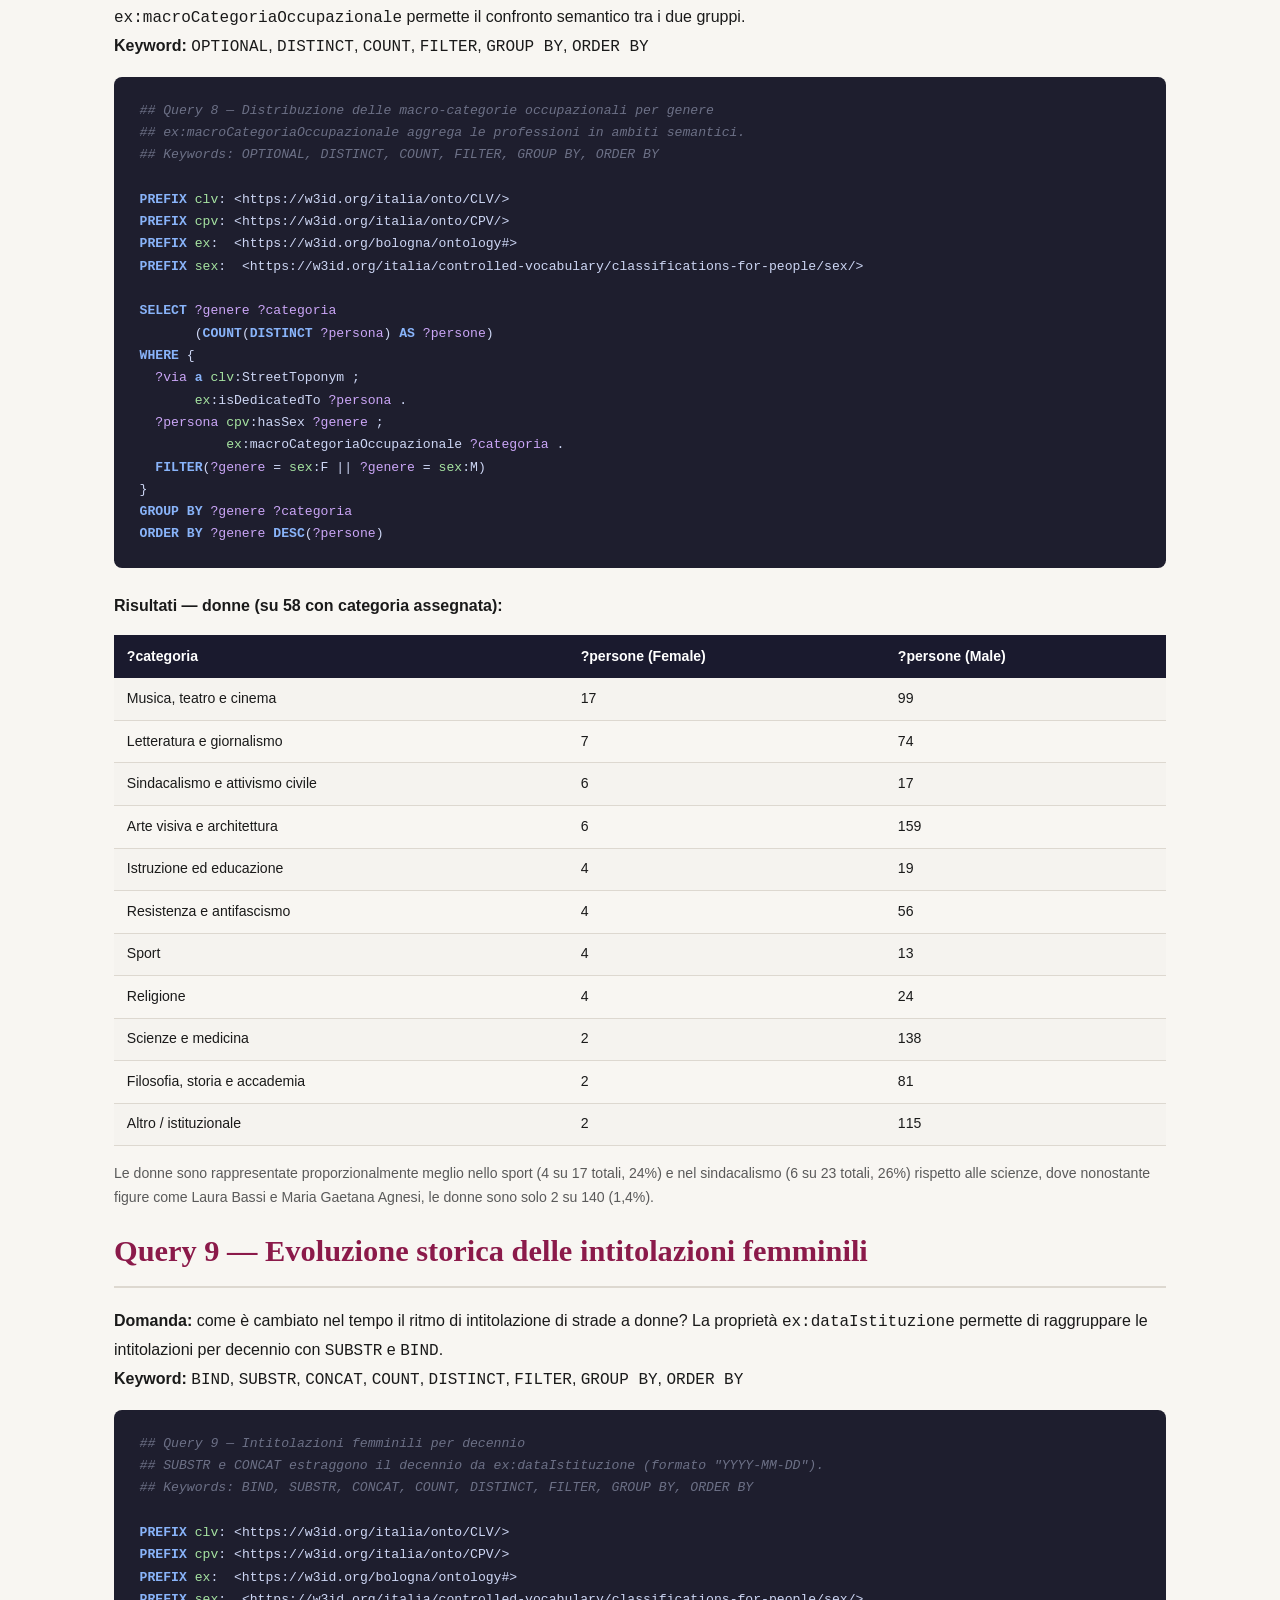
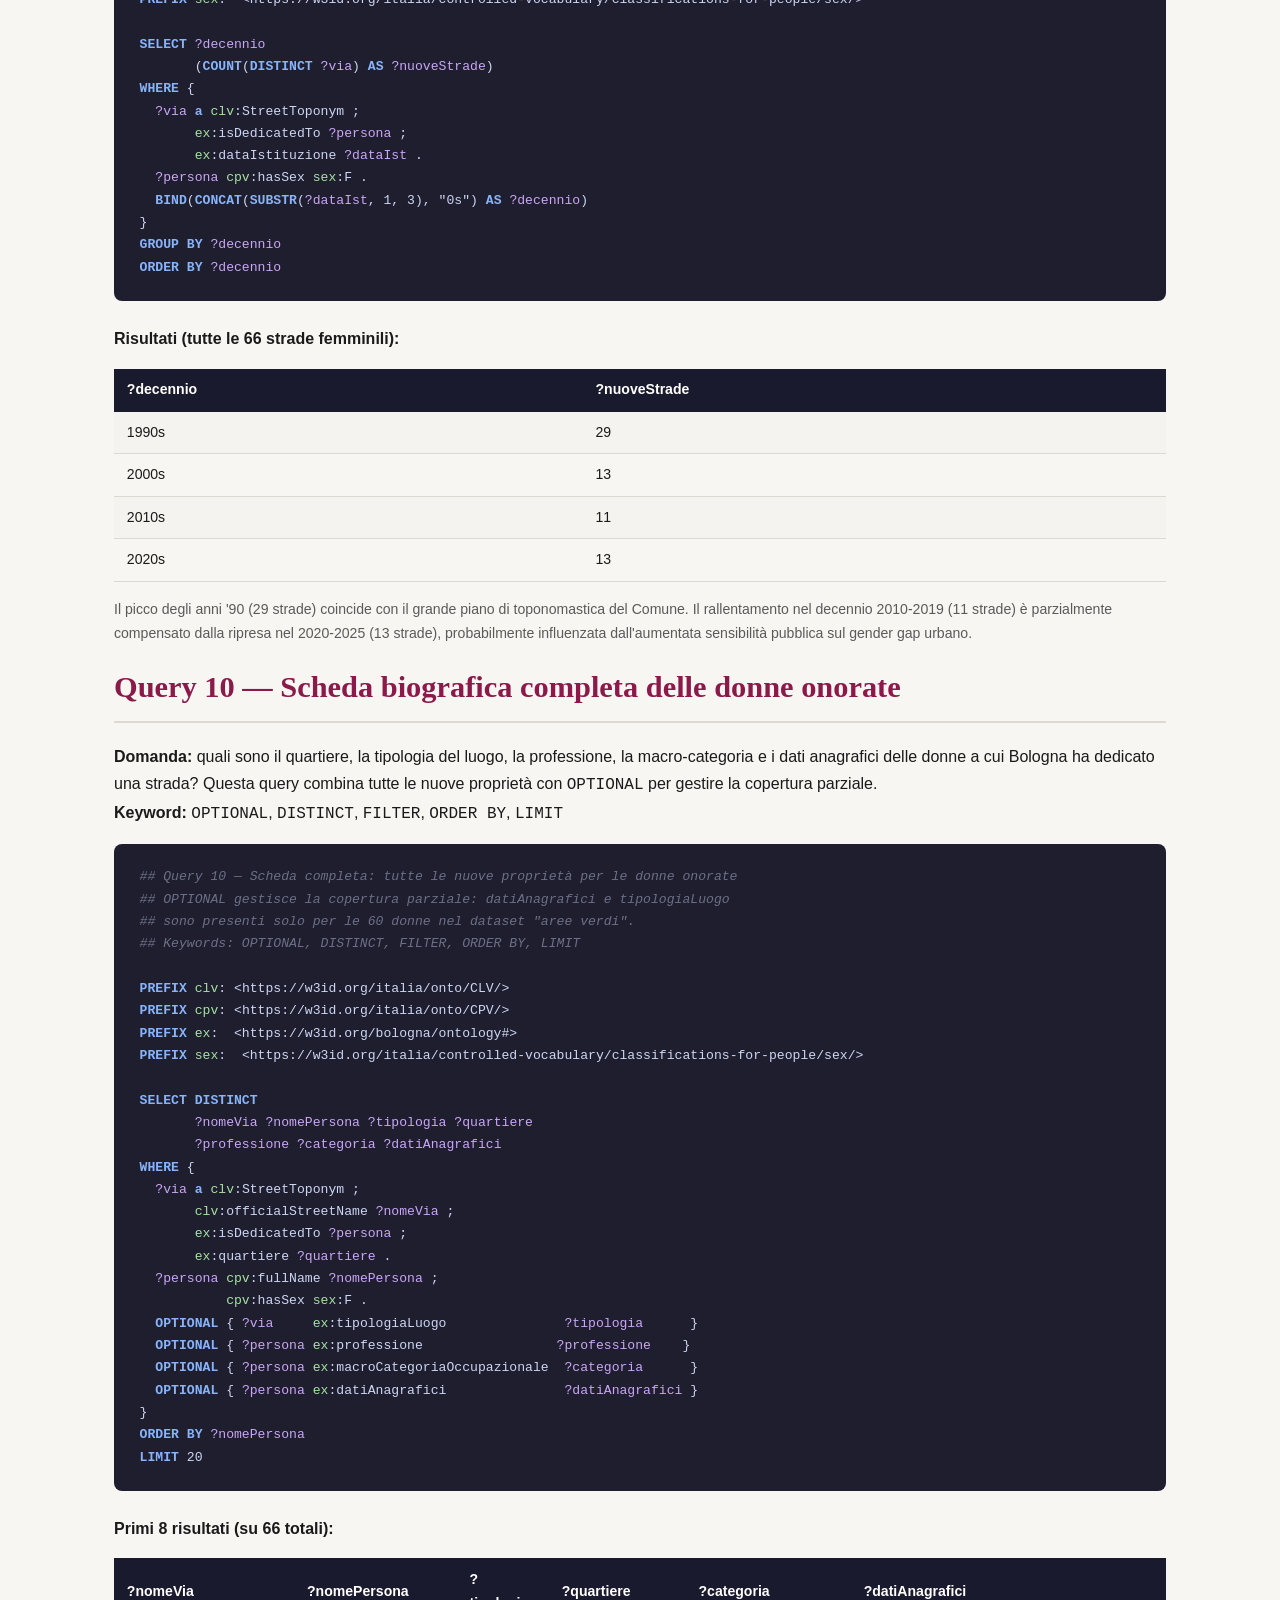
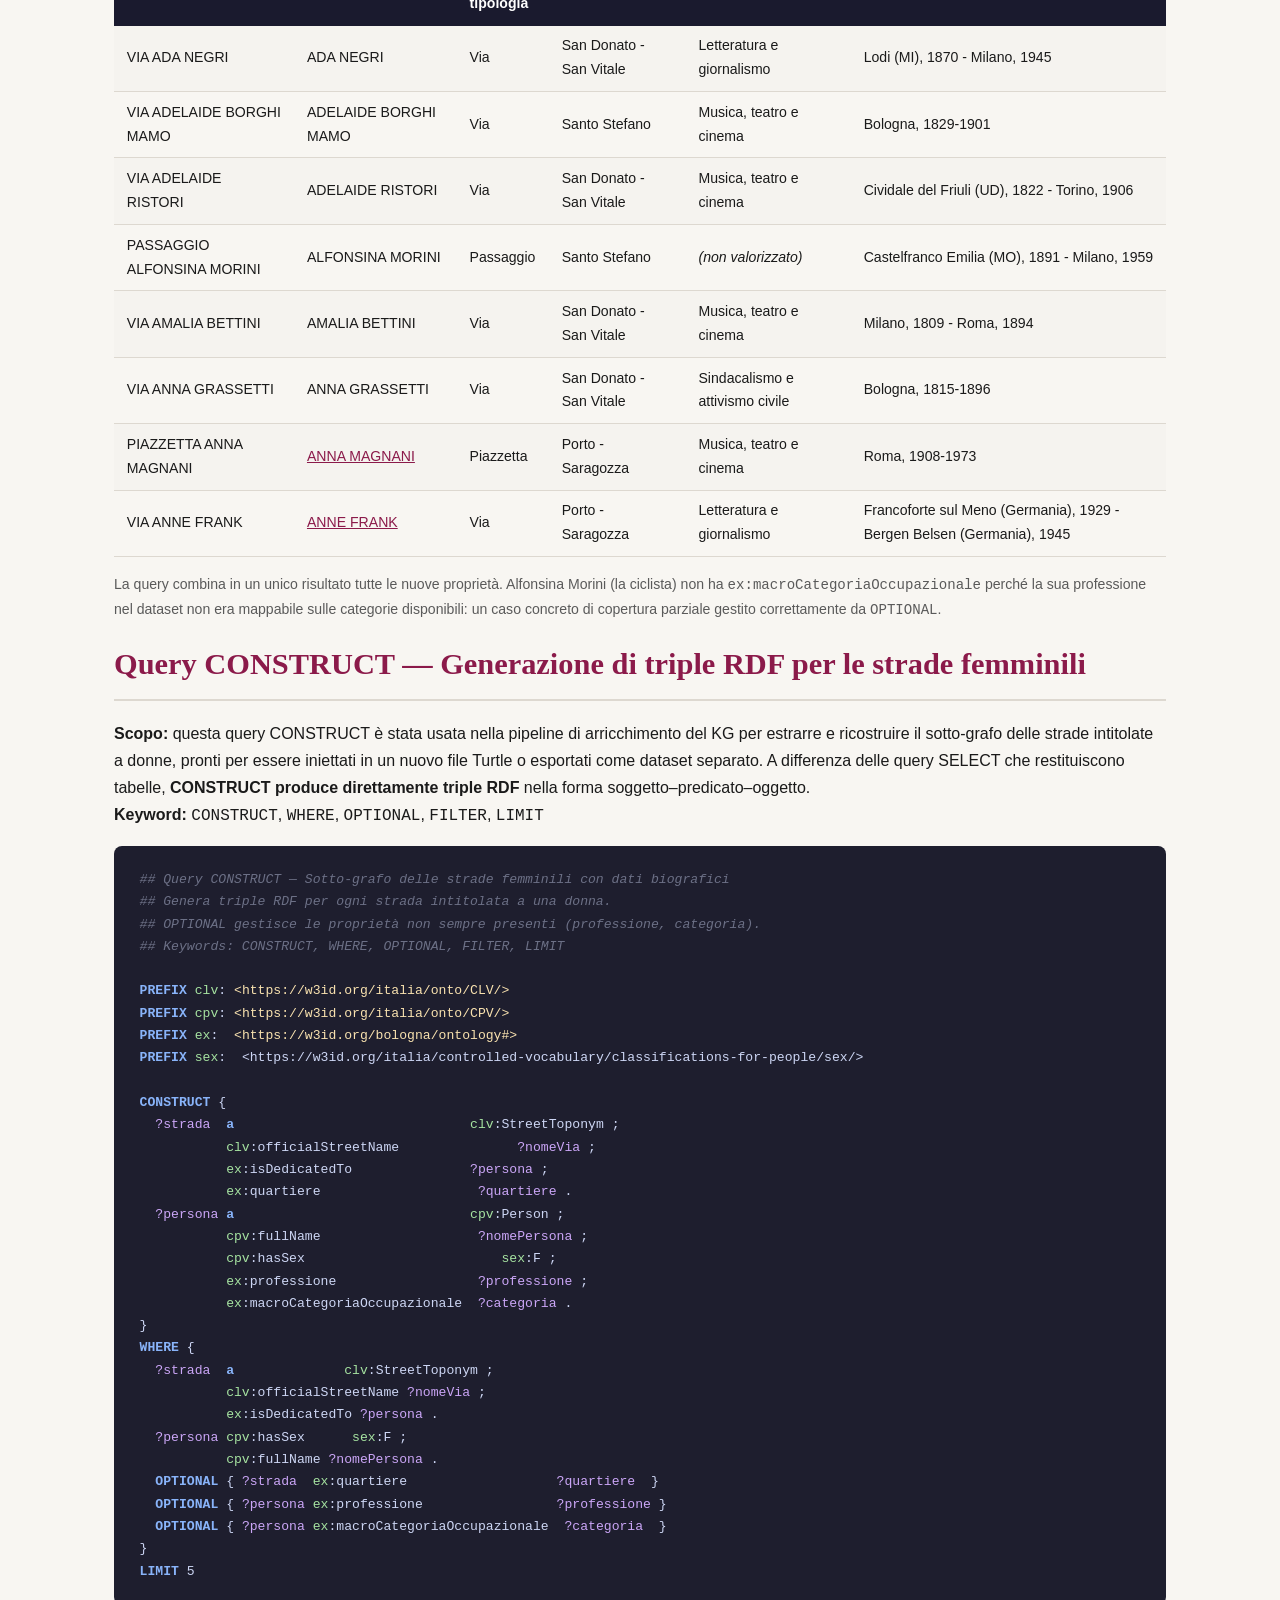
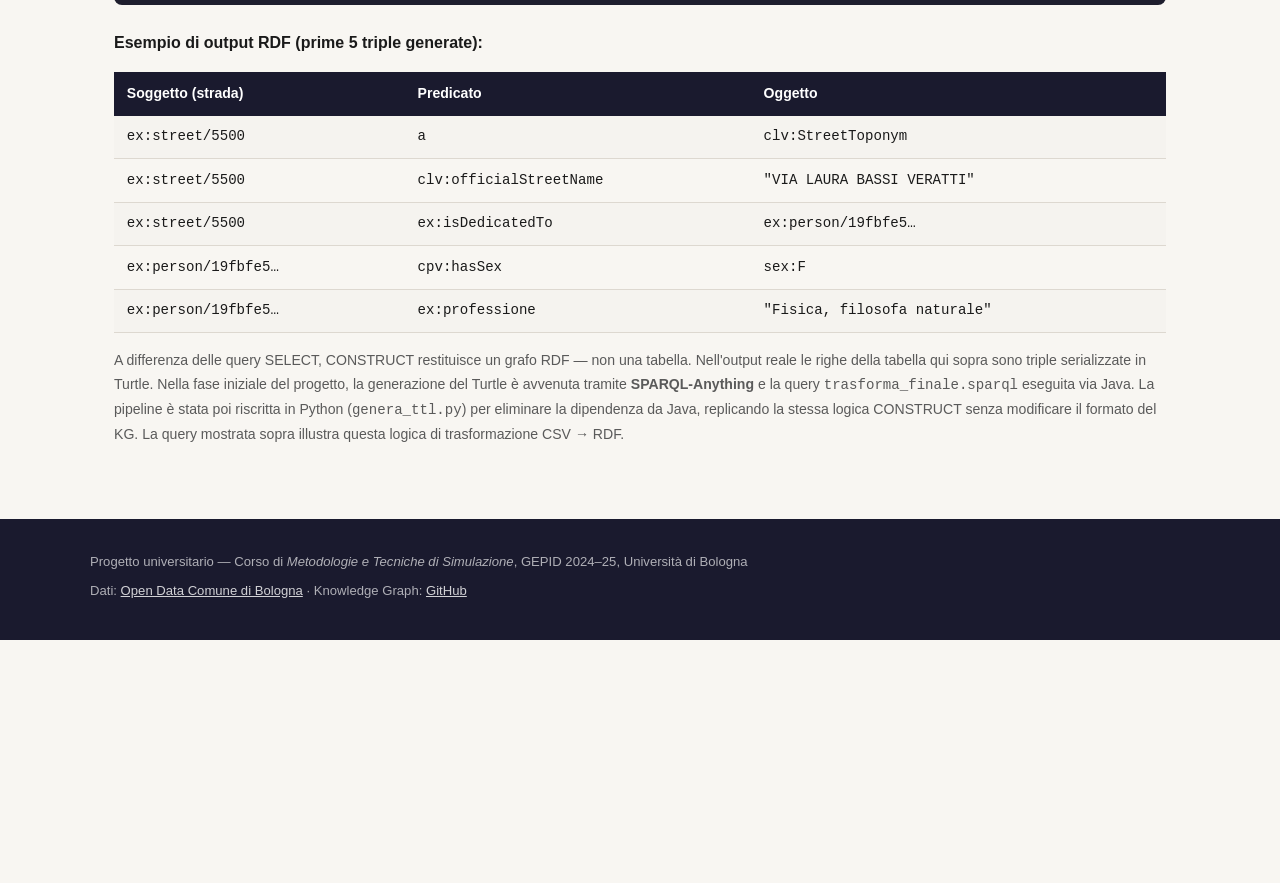
<file: docs/sparql.html>
<!DOCTYPE html>
<html lang="it">
<head>
  <meta charset="UTF-8">
  <meta name="viewport" content="width=device-width, initial-scale=1.0">
  <title>Query SPARQL — Gender Gap Bologna</title>
  <link rel="stylesheet" href="style.css">
  
</head>
<body>
<nav id="navbar">
  <div class="nav-inner">
    <a class="nav-brand" href="index.html">Bologna Gender Gap KG</a>
    <button class="nav-toggle" onclick="document.getElementById('navbar').classList.toggle('open')" aria-label="menu">&#9776;</button>
    <ul class="nav-links">
      <li><a href="index.html">Home</a></li>
      <li><a href="topic.html">Il Tema</a></li>
      <li><a href="methodology.html">Metodologia</a></li>
      <li><a href="sparql.html" class="active">Query SPARQL</a></li>
      <li><a href="llm.html">LLM &amp; Prompt</a></li>
      <li><a href="results.html">Risultati</a></li>
      <li><a href="proposals.html">Proposte</a></li>
    </ul>
  </div>
</nav>
<main>

<div class="hero" style="padding:3.5rem 1.5rem 3rem">
  <h1>Query SPARQL sul Knowledge Graph</h1>
  <p>Dieci query che interrogano il KG bolognese.
  Le query 1–6 coprono le keyword obbligatorie (OPTIONAL, DISTINCT, UNION, FILTER, REGEX, LIMIT, ORDER BY).
  Le query 7–10 sfruttano le nuove proprietà topografiche e semantiche:
  <code>ex:quartiere</code>, <code>ex:dataIstituzione</code>, <code>ex:macroCategoriaOccupazionale</code>, <code>ex:datiAnagrafici</code>.</p>
</div>


<div class="section">
  <div class="info-box">
    Il Knowledge Graph è disponibile come file Turtle nel repository:
    <a href="https://github.com/lauratonsi/PROGETTO_KNOWLEDGE_GRAPH/blob/main/bologna_KG_corretto.ttl" target="_blank">
    bologna_KG_corretto.ttl</a> (26.651 righe, 15.885 triple dopo l'arricchimento).
    Per eseguire le query localmente: <code>python run_queries.py</code> (usa
    <a href="https://rdflib.readthedocs.io/" target="_blank">rdflib</a>).
  </div>

  <h2>Query 1 — Conteggio strade per genere</h2>
  <p><strong>Domanda:</strong> quante strade di Bologna sono dedicate a uomini e quante a donne?
  Questa è la risposta principale al gender gap.<br>
  <strong>Keyword:</strong> <code>DISTINCT</code>, <code>COUNT</code>, <code>GROUP BY</code>, <code>ORDER BY</code></p>
  <pre class="code-block"><code><span class="sc">## Query 1 — Conteggio strade per genere</span>
<span class="sc">## Keywords: <span class="sk">DISTINCT</span>, <span class="sk">COUNT</span>, <span class="sk">GROUP BY</span>, <span class="sk">ORDER BY</span></span>
<span class="sc">##</span>
<span class="sc">## Domanda: quante strade di Bologna sono dedicate <span class="sk">a</span> uomini</span>
<span class="sc">## e quante <span class="sk">a</span> donne? Questa è la risposta principale al gender gap.</span>

<span class="sk">PREFIX</span> <span class="sp">clv</span>: &lt;https://w3id.org/italia/onto/CLV/&gt;
<span class="sk">PREFIX</span> <span class="sp">cpv</span>: &lt;https://w3id.org/italia/onto/CPV/&gt;
<span class="sk">PREFIX</span> <span class="sp">ex</span>:  &lt;https://w3id.org/bologna/ontology#&gt;
<span class="sk">PREFIX</span> <span class="sp">sex</span>:  &lt;https://w3id.org/italia/controlled-vocabulary/classifications-for-people/sex/&gt;

<span class="sk">SELECT</span> <span class="sv">?genere</span> (<span class="sk">COUNT</span>(<span class="sk">DISTINCT</span> <span class="sv">?via</span>) <span class="sk">AS</span> <span class="sv">?numero_strade</span>)
<span class="sk">WHERE</span> {
  <span class="sv">?via</span> <span class="sk">a</span> <span class="sp">clv</span>:StreetToponym ;
       <span class="sp">ex</span>:isDedicatedTo <span class="sv">?persona</span> .
  <span class="sv">?persona</span> <span class="sk">a</span> <span class="sp">cpv</span>:Person ;
           <span class="sp">cpv</span>:hasSex <span class="sv">?genere</span> .
}
<span class="sk">GROUP BY</span> <span class="sv">?genere</span>
<span class="sk">ORDER BY</span> <span class="sk">DESC</span>(<span class="sv">?numero_strade</span>)
</code></pre>
  <h4>Risultati:</h4>
  <div class="table-wrap"><table>
    <tr><th>?genere</th><th>?numero_strade</th></tr>
    <tr><td>sex:M</td><td>1066</td></tr>
    <tr><td>sex:F</td><td>66</td></tr>
  </table></div>
  <h2>Query 2 — Lista delle strade dedicate a donne</h2>
  <p><strong>Domanda:</strong> quali strade di Bologna sono intitolate a donne?<br>
  <strong>Keyword:</strong> <code>DISTINCT</code>, <code>FILTER</code>, <code>ORDER BY</code>, <code>LIMIT</code></p>
  <pre class="code-block"><code><span class="sc">## Query 2 — Lista completa delle strade dedicate <span class="sk">a</span> donne</span>
<span class="sc">## Keywords: <span class="sk">FILTER</span>, <span class="sk">DISTINCT</span>, <span class="sk">ORDER BY</span>, <span class="sk">LIMIT</span></span>
<span class="sc">##</span>
<span class="sc">## Domanda: quali strade di Bologna sono intitolate <span class="sk">a</span> donne?</span>
<span class="sc">## Risultato: nome della via + nome della persona, ordinate alfabeticamente.</span>

<span class="sk">PREFIX</span> <span class="sp">clv</span>: &lt;https://w3id.org/italia/onto/CLV/&gt;
<span class="sk">PREFIX</span> <span class="sp">cpv</span>: &lt;https://w3id.org/italia/onto/CPV/&gt;
<span class="sk">PREFIX</span> <span class="sp">ex</span>:  &lt;https://w3id.org/bologna/ontology#&gt;
<span class="sk">PREFIX</span> <span class="sp">sex</span>:  &lt;https://w3id.org/italia/controlled-vocabulary/classifications-for-people/sex/&gt;

<span class="sk">SELECT</span> <span class="sk">DISTINCT</span> <span class="sv">?nomeVia</span> <span class="sv">?nomePersona</span>
<span class="sk">WHERE</span> {
  <span class="sv">?via</span> <span class="sk">a</span> <span class="sp">clv</span>:StreetToponym ;
       <span class="sp">clv</span>:officialStreetName <span class="sv">?nomeVia</span> ;
       <span class="sp">ex</span>:isDedicatedTo <span class="sv">?persona</span> .
  <span class="sv">?persona</span> <span class="sk">a</span> <span class="sp">cpv</span>:Person ;
           <span class="sp">cpv</span>:fullName <span class="sv">?nomePersona</span> ;
           <span class="sp">cpv</span>:hasSex <span class="sv">?genere</span> .
  <span class="sk">FILTER</span>(<span class="sv">?genere</span> = <span class="sp">sex</span>:F)
}
<span class="sk">ORDER BY</span> <span class="sv">?nomePersona</span>
<span class="sk">LIMIT</span> 100
</code></pre>
  <h4>Primi 5 risultati (su 66 totali):</h4>
  <div class="table-wrap"><table>
    <tr><th>?nomeVia</th><th>?nomePersona</th></tr>
    <tr><td>VIA ADA NEGRI</td><td><a href="https://it.wikipedia.org/wiki/Ada_Negri" target="_blank" rel="noopener">Ada Negri</a></td></tr>
    <tr><td>VIA ADELAIDE BORGHI MAMO</td><td>Adelaide Borghi Mamo</td></tr>
    <tr><td>VIA ADELAIDE RISTORI</td><td>Adelaide Ristori</td></tr>
    <tr><td>PASSAGGIO ALFONSINA MORINI</td><td>Alfonsina Morini</td></tr>
    <tr><td>VIA AMALIA BETTINI</td><td>Amalia Bettini</td></tr>
  </table></div>

  <h2>Query 3 — Tipologia delle strade femminili</h2>
  <p><strong>Domanda:</strong> le strade intitolate a donne sono prevalentemente "Via" o "Piazza/Piazzale"?
  La tipologia riflette una gerarchia simbolica nel riconoscimento pubblico.<br>
  <strong>Keyword:</strong> <code>UNION</code>, <code>FILTER</code>, <code>DISTINCT</code>, <code>ORDER BY</code></p>
  <pre class="code-block"><code><span class="sc">## Query 3 — Strade dedicate <span class="sk">a</span> donne per tipologia (Via vs Piazza/Piazzale)</span>
<span class="sc">## Keywords: <span class="sk">UNION</span>, <span class="sk">FILTER</span>, <span class="sk">DISTINCT</span>, <span class="sk">ORDER BY</span></span>
<span class="sc">##</span>
<span class="sc">## Domanda: le strade intitolate <span class="sk">a</span> donne sono prevalentemente</span>
<span class="sc">## &quot;Via&quot;, &quot;Piazza&quot; o &quot;Piazzale&quot;? La tipologia di intitolazione</span>
<span class="sc">## (strada minore vs spazio pubblico) riflette un&#x27;ulteriore</span>
<span class="sc">## gerarchia simbolica nel riconoscimento delle donne.</span>

<span class="sk">PREFIX</span> <span class="sp">clv</span>: &lt;https://w3id.org/italia/onto/CLV/&gt;
<span class="sk">PREFIX</span> <span class="sp">cpv</span>: &lt;https://w3id.org/italia/onto/CPV/&gt;
<span class="sk">PREFIX</span> <span class="sp">ex</span>:  &lt;https://w3id.org/bologna/ontology#&gt;
<span class="sk">PREFIX</span> <span class="sp">sex</span>:  &lt;https://w3id.org/italia/controlled-vocabulary/classifications-for-people/sex/&gt;

<span class="sk">SELECT</span> <span class="sk">DISTINCT</span> <span class="sv">?tipologia</span> <span class="sv">?nomeVia</span> <span class="sv">?nomePersona</span>
<span class="sk">WHERE</span> {
  {
    <span class="sv">?via</span> <span class="sk">a</span> <span class="sp">clv</span>:StreetToponym ;
         <span class="sp">clv</span>:officialStreetName <span class="sv">?nomeVia</span> ;
         <span class="sp">ex</span>:isDedicatedTo <span class="sv">?persona</span> .
    <span class="sv">?persona</span> <span class="sp">cpv</span>:fullName <span class="sv">?nomePersona</span> ;
             <span class="sp">cpv</span>:hasSex <span class="sp">sex</span>:F .
    <span class="sk">FILTER</span>(<span class="sk">STRSTARTS</span>(<span class="sv">?nomeVia</span>, &quot;VIA &quot;))
    <span class="sk">BIND</span>(&quot;Via&quot; <span class="sk">AS</span> <span class="sv">?tipologia</span>)
  }
  <span class="sk">UNION</span>
  {
    <span class="sv">?via</span> <span class="sk">a</span> <span class="sp">clv</span>:StreetToponym ;
         <span class="sp">clv</span>:officialStreetName <span class="sv">?nomeVia</span> ;
         <span class="sp">ex</span>:isDedicatedTo <span class="sv">?persona</span> .
    <span class="sv">?persona</span> <span class="sp">cpv</span>:fullName <span class="sv">?nomePersona</span> ;
             <span class="sp">cpv</span>:hasSex <span class="sp">sex</span>:F .
    <span class="sk">FILTER</span>(<span class="sk">STRSTARTS</span>(<span class="sv">?nomeVia</span>, &quot;PIAZZA &quot;) || <span class="sk">STRSTARTS</span>(<span class="sv">?nomeVia</span>, &quot;PIAZZALE &quot;))
    <span class="sk">BIND</span>(&quot;Piazza / Piazzale&quot; <span class="sk">AS</span> <span class="sv">?tipologia</span>)
  }
}
<span class="sk">ORDER BY</span> <span class="sv">?tipologia</span> <span class="sv">?nomePersona</span>
</code></pre>
  <h4>Risultati aggregati:</h4>
  <div class="table-wrap"><table>
    <tr><th>?tipologia</th><th>Conteggio</th></tr>
    <tr><td>Via</td><td>38</td></tr>
    <tr><td>Piazza / Piazzale</td><td>3</td></tr>
  </table></div>
  <p style="font-size:0.88rem;color:var(--text-muted)">Le restanti 25 strade femminili non coperte dalla query sono: 11 Passaggi, 11 Rotonde, 1 Largo, 1 Piazzetta e 1 Ponte. Solo 3 donne hanno un piazzale; nessuna piazza.</p>

  <h2>Query 4 — REGEX + UNION: strade "Fratelli" e donne con "Maria" nel nome</h2>
  <p><strong>Domanda:</strong> quante strade usano "FRATELLI" nel nome (cancellando grammaticalmente la presenza femminile)?
  E quante donne onorate hanno "MARIA" nel nome? Le due ricerche sono combinate in un'unica query con <code>UNION</code>;
  la variabile <code>?tipo</code> (ottenuta con <code>BIND</code>) distingue a quale dei due gruppi appartiene ogni riga.<br>
  <strong>Keyword:</strong> <code>REGEX</code>, <code>UNION</code>, <code>FILTER</code>, <code>BIND</code>, <code>DISTINCT</code>, <code>ORDER BY</code></p>
  <pre class="code-block"><code><span class="sc">## Query 4 — <span class="sk">REGEX</span> + <span class="sk">UNION</span>: strade &quot;Fratelli&quot; e donne con &quot;Maria&quot; nel nome</span>
<span class="sc">## Una sola query che combina due ricerche tematiche con <span class="sk">UNION</span>.</span>
<span class="sc">## Keywords: <span class="sk">REGEX</span>, <span class="sk">UNION</span>, <span class="sk">FILTER</span>, <span class="sk">BIND</span>, <span class="sk">DISTINCT</span>, <span class="sk">ORDER BY</span></span>

<span class="sk">PREFIX</span> <span class="sp">clv</span>: &lt;https://w3id.org/italia/onto/CLV/&gt;
<span class="sk">PREFIX</span> <span class="sp">cpv</span>: &lt;https://w3id.org/italia/onto/CPV/&gt;
<span class="sk">PREFIX</span> <span class="sp">ex</span>:  &lt;https://w3id.org/bologna/ontology#&gt;
<span class="sk">PREFIX</span> <span class="sp">sex</span>:  &lt;https://w3id.org/italia/controlled-vocabulary/classifications-for-people/sex/&gt;

<span class="sk">SELECT</span> <span class="sk">DISTINCT</span> <span class="sv">?tipo</span> <span class="sv">?nomeVia</span> <span class="sv">?nomePersona</span>
<span class="sk">WHERE</span> {
  {
    <span class="sc">## 4a — Strade con &quot;FRATELLI&quot;: il maschile grammaticale oscura la presenza femminile</span>
    <span class="sv">?via</span> <span class="sk">a</span> <span class="sp">clv</span>:StreetToponym ;
         <span class="sp">clv</span>:officialStreetName <span class="sv">?nomeVia</span> ;
         <span class="sp">ex</span>:isDedicatedTo <span class="sv">?persona</span> .
    <span class="sv">?persona</span> <span class="sp">cpv</span>:fullName <span class="sv">?nomePersona</span> .
    <span class="sk">FILTER</span>(<span class="sk">REGEX</span>(<span class="sv">?nomeVia</span>, &quot;FRATELLI&quot;, &quot;i&quot;))
    <span class="sk">BIND</span>(&quot;Fratelli&quot; <span class="sk">AS</span> <span class="sv">?tipo</span>)
  }
  <span class="sk">UNION</span>
  {
    <span class="sc">## 4b — Donne onorate con &quot;MARIA&quot; nel nome</span>
    <span class="sv">?via</span> <span class="sk">a</span> <span class="sp">clv</span>:StreetToponym ;
         <span class="sp">clv</span>:officialStreetName <span class="sv">?nomeVia</span> ;
         <span class="sp">ex</span>:isDedicatedTo <span class="sv">?persona</span> .
    <span class="sv">?persona</span> <span class="sp">cpv</span>:fullName <span class="sv">?nomePersona</span> ;
             <span class="sp">cpv</span>:hasSex <span class="sp">sex</span>:F .
    <span class="sk">FILTER</span>(<span class="sk">REGEX</span>(<span class="sv">?nomePersona</span>, &quot;MARIA&quot;, &quot;i&quot;))
    <span class="sk">BIND</span>(&quot;Maria&quot; <span class="sk">AS</span> <span class="sv">?tipo</span>)
  }
}
<span class="sk">ORDER BY</span> <span class="sv">?tipo</span> <span class="sv">?nomeVia</span>
</code></pre>
  <h4>Risultati completi (13 righe totali):</h4>
  <div class="table-wrap"><table>
    <tr><th>?tipo</th><th>?nomeVia</th><th>?nomePersona</th></tr>
    <tr><td>Fratelli</td><td>PASSAGGIO FRATELLI MARINCOLA</td><td>FRATELLI MARINCOLA</td></tr>
    <tr><td>Fratelli</td><td>VIA FRATELLI BORDONI</td><td>FRATELLI BORDONI</td></tr>
    <tr><td>Fratelli</td><td>VIA FRATELLI CARPIGIANI</td><td>FRATELLI CARPIGIANI</td></tr>
    <tr><td>Fratelli</td><td>VIA FRATELLI CERVI</td><td>FRATELLI CERVI</td></tr>
    <tr><td>Fratelli</td><td>VIA FRATELLI DANDOLO</td><td>FRATELLI DANDOLO</td></tr>
    <tr><td>Fratelli</td><td>VIA FRATELLI GRUPPI</td><td>FRATELLI GRUPPI</td></tr>
    <tr><td>Fratelli</td><td>VIA FRATELLI MUSI</td><td>FRATELLI MUSI</td></tr>
    <tr><td>Fratelli</td><td>VIA FRATELLI PINARDI</td><td>FRATELLI PINARDI</td></tr>
    <tr><td>Fratelli</td><td>VIA FRATELLI ROSSELLI</td><td>FRATELLI ROSSELLI</td></tr>
    <tr><td>Maria</td><td>ROTONDA MARIA ADELE CROCIONI MICHELINI</td><td>MARIA ADELE CROCIONI MICHELINI</td></tr>
    <tr><td>Maria</td><td>VIA MARIA CALLAS</td><td><a href="https://it.wikipedia.org/wiki/Maria_Callas" target="_blank" rel="noopener">MARIA CALLAS</a></td></tr>
    <tr><td>Maria</td><td>VIA MARIA GAETANA AGNESI</td><td><a href="https://it.wikipedia.org/wiki/Maria_Gaetana_Agnesi" target="_blank" rel="noopener">MARIA GAETANA AGNESI</a></td></tr>
    <tr><td>Maria</td><td>VIA MARIA MELATO</td><td>MARIA MELATO</td></tr>
  </table></div>
  <p style="font-size:0.88rem;color:var(--text-muted)">9 strade con "Fratelli" (tutte classificate Male) e 4 donne con "Maria" nel nome.
  Il caso del Passaggio Fratelli Marincola è emblematico: Isabella Marincola, staffetta partigiana afrodiscendente, è resa invisibile dal sostantivo maschile plurale.
  BIND assegna l'etichetta <em>?tipo</em> a ciascun ramo dell'UNION, rendendo i risultati combinati immediatamente leggibili.</p>

  <h2>Query 5 — OPTIONAL: persone con più strade dedicate</h2>
  <p><strong>Domanda:</strong> ci sono personaggi a cui sono dedicate più strade?
  OPTIONAL mostra anche le persone con una sola strada (con <code>?nomeVia2</code> non valorizzato).<br>
  <strong>Keyword:</strong> <code>OPTIONAL</code>, <code>DISTINCT</code>, <code>FILTER</code>, <code>ORDER BY</code>, <code>LIMIT</code></p>
  <pre class="code-block"><code><span class="sc">## Query 5 — Personaggi con nome via e dati biografici opzionali</span>
<span class="sc">## Keywords: <span class="sk">OPTIONAL</span>, <span class="sk">DISTINCT</span>, <span class="sk">FILTER</span>, <span class="sk">ORDER BY</span></span>
<span class="sc">##</span>
<span class="sc">## Domanda: quali persone sono onorate con più di una strada?</span>
<span class="sc">## <span class="sk">OPTIONAL</span> viene usato per cercare una seconda intitolazione:</span>
<span class="sc">## se esiste, viene mostrata; se non esiste, la riga appare ugualmente</span>
<span class="sc">## (con <span class="sv">?nomeVia2</span> = non valorizzato).</span>
<span class="sc">##</span>
<span class="sc">## Questo pattern <span class="sk">OPTIONAL</span> è utile per gestire la copertura parziale:</span>
<span class="sc">## i dati biografici (nascita, professione) sono già nel KG</span>
<span class="sc">## ma non disponibili per tutti i personaggi (copertura 83,5%).</span>

<span class="sk">PREFIX</span> <span class="sp">clv</span>: &lt;https://w3id.org/italia/onto/CLV/&gt;
<span class="sk">PREFIX</span> <span class="sp">cpv</span>: &lt;https://w3id.org/italia/onto/CPV/&gt;
<span class="sk">PREFIX</span> <span class="sp">ex</span>:  &lt;https://w3id.org/bologna/ontology#&gt;
<span class="sk">PREFIX</span> <span class="sp">sex</span>:  &lt;https://w3id.org/italia/controlled-vocabulary/classifications-for-people/sex/&gt;

<span class="sk">SELECT</span> <span class="sk">DISTINCT</span> <span class="sv">?nomePersona</span> <span class="sv">?genere</span> <span class="sv">?nomeVia1</span> <span class="sv">?nomeVia2</span>
<span class="sk">WHERE</span> {
  <span class="sv">?via1</span> <span class="sk">a</span> <span class="sp">clv</span>:StreetToponym ;
        <span class="sp">clv</span>:officialStreetName <span class="sv">?nomeVia1</span> ;
        <span class="sp">ex</span>:isDedicatedTo <span class="sv">?persona</span> .
  <span class="sv">?persona</span> <span class="sk">a</span> <span class="sp">cpv</span>:Person ;
           <span class="sp">cpv</span>:fullName <span class="sv">?nomePersona</span> ;
           <span class="sp">cpv</span>:hasSex <span class="sv">?genere</span> .

  <span class="sk">OPTIONAL</span> {
    <span class="sv">?via2</span> <span class="sk">a</span> <span class="sp">clv</span>:StreetToponym ;
          <span class="sp">clv</span>:officialStreetName <span class="sv">?nomeVia2</span> ;
          <span class="sp">ex</span>:isDedicatedTo <span class="sv">?persona</span> .
    <span class="sk">FILTER</span>(<span class="sv">?via2</span> != <span class="sv">?via1</span>)
  }

  <span class="sk">FILTER</span>(<span class="sv">?genere</span> = <span class="sp">sex</span>:F || <span class="sv">?genere</span> = <span class="sp">sex</span>:M)
}
<span class="sk">ORDER BY</span> <span class="sv">?genere</span> <span class="sv">?nomePersona</span>
<span class="sk">LIMIT</span> 200
</code></pre>
  <h4>Esempi di risultati:</h4>
  <div class="table-wrap"><table>
    <tr><th>?nomePersona</th><th>?genere</th><th>?nomeVia1</th><th>?nomeVia2</th></tr>
    <tr><td>Ada Negri</td><td>sex:F</td><td>VIA ADA NEGRI</td><td><em>(non valorizzato)</em></td></tr>
    <tr><td>Ugo Bassi</td><td>sex:M</td><td>VIA UGO BASSI</td><td>GALLERIA UGO BASSI</td></tr>
    <tr><td>Cavour</td><td>sex:M</td><td>GALLERIA CAVOUR</td><td>PIAZZA CAVOUR</td></tr>
  </table></div>
  <p style="font-size:0.88rem;color:var(--text-muted)">Nessuna donna risulta dedicataria di più di una strada nel KG. Gli unici casi di dedica multipla sono maschili: Cavour, Ugo Bassi e Guglielmo Marconi hanno ciascuno due intitolazioni. OPTIONAL restituisce comunque tutte le donne, con <code>?nomeVia2</code> non valorizzato.</p>

  <h2>Query 6 — Dati biografici di tutte le persone onorate</h2>
  <p><strong>Domanda:</strong> quali sono la professione, la data di nascita e la data di morte delle persone a cui Bologna ha dedicato una strada?
  I dati provengono dall'arricchimento biografico via Wikidata (copertura 83,5% su 1.129 persone).<br>
  <strong>Keyword:</strong> <code>OPTIONAL</code>, <code>SELECT DISTINCT</code>, <code>FILTER</code>, <code>BOUND</code>, <code>ORDER BY</code>, <code>LIMIT</code></p>
  <pre class="code-block"><code><span class="sc">## Query 6 — Dati biografici: professione, data di nascita e morte per tutte le persone</span>
<span class="sc">## Mostra le proprietà <span class="sp">ex</span>: aggiunte tramite arricchimento Wikidata (83,5% copertura).</span>
<span class="sc">## <span class="sk">OPTIONAL</span> perché non tutte le persone hanno dati completi.</span>
<span class="sc">## Keyword: <span class="sk">OPTIONAL</span>, <span class="sk">SELECT</span> <span class="sk">DISTINCT</span>, <span class="sk">WHERE</span>, <span class="sk">FILTER</span>, <span class="sk">ORDER BY</span>, <span class="sk">LIMIT</span></span>
<span class="sk">PREFIX</span> <span class="sp">clv</span>:  &lt;https://w3id.org/italia/onto/CLV/&gt;
<span class="sk">PREFIX</span> <span class="sp">cpv</span>:  &lt;https://w3id.org/italia/onto/CPV/&gt;
<span class="sk">PREFIX</span> <span class="sp">ex</span>:   &lt;https://w3id.org/bologna/ontology#&gt;
<span class="sk">PREFIX</span> <span class="sp">sex</span>:  &lt;https://w3id.org/italia/controlled-vocabulary/classifications-for-people/sex/&gt;

<span class="sk">SELECT</span> <span class="sk">DISTINCT</span> <span class="sv">?nomeVia</span> <span class="sv">?nomePersona</span> <span class="sv">?genere</span> <span class="sv">?professione</span> <span class="sv">?dataNascita</span> <span class="sv">?dataMorte</span> <span class="sv">?luogoNascita</span>
<span class="sk">WHERE</span> {
  <span class="sv">?strada</span>  <span class="sk">a</span> <span class="sp">clv</span>:StreetToponym ;
           <span class="sp">clv</span>:officialStreetName <span class="sv">?nomeVia</span> ;
           <span class="sp">ex</span>:isDedicatedTo <span class="sv">?persona</span> .
  <span class="sv">?persona</span> <span class="sp">cpv</span>:fullName <span class="sv">?nomePersona</span> ;
           <span class="sp">cpv</span>:hasSex      <span class="sv">?genere</span> .
  <span class="sk">OPTIONAL</span> { <span class="sv">?persona</span> <span class="sp">ex</span>:professione   <span class="sv">?professione</span>  }
  <span class="sk">OPTIONAL</span> { <span class="sv">?persona</span> <span class="sp">ex</span>:dataNascita   <span class="sv">?dataNascita</span>  }
  <span class="sk">OPTIONAL</span> { <span class="sv">?persona</span> <span class="sp">ex</span>:dataMorte     <span class="sv">?dataMorte</span>    }
  <span class="sk">OPTIONAL</span> { <span class="sv">?persona</span> <span class="sp">ex</span>:luogoNascita  <span class="sv">?luogoNascita</span> }
  <span class="sk">FILTER</span> ( BOUND(<span class="sv">?professione</span>) || BOUND(<span class="sv">?dataNascita</span>) )
}
<span class="sk">ORDER BY</span> <span class="sv">?nomePersona</span>
<span class="sk">LIMIT</span> 20</code></pre>
  <h4>Primi 5 risultati (su 943 persone con dati biografici):</h4>
  <div class="table-wrap"><table>
    <tr><th>?nomeVia</th><th>?nomePersona</th><th>?genere</th><th>?professione</th><th>?dataNascita</th><th>?dataMorte</th></tr>
    <tr><td>VIA ADA NEGRI</td><td><a href="https://it.wikipedia.org/wiki/Ada_Negri" target="_blank" rel="noopener">Ada Negri</a></td><td>sex:F</td><td>Scrittrice e poetessa</td><td>3 febbraio 1870</td><td>11 gennaio 1945</td></tr>
    <tr><td>VIA ADELCHI SERENA</td><td>Adelchi Serena</td><td>sex:M</td><td>Politico</td><td>20 novembre 1895</td><td>19 dicembre 1970</td></tr>
    <tr><td>VIA ADELFO BERGONZONI</td><td>Adelfo Bergonzoni</td><td>sex:M</td><td>Partigiano</td><td>—</td><td>1944</td></tr>
    <tr><td>VIA LAURA BASSI VERATTI</td><td><a href="https://it.wikipedia.org/wiki/Laura_Bassi" target="_blank" rel="noopener">Laura Bassi Veratti</a></td><td>sex:F</td><td>Fisica e filosofa naturale</td><td>31 ottobre 1711</td><td>20 febbraio 1778</td></tr>
    <tr><td>VIA IRMA BANDIERA</td><td>Irma Bandiera</td><td>sex:F</td><td>Partigiana</td><td>1915</td><td>1944</td></tr>
  </table></div>
  <p style="font-size:0.88rem;color:var(--text-muted)">OPTIONAL consente di restituire anche le persone con dati parziali. FILTER(BOUND(?professione)||BOUND(?dataNascita)) esclude solo i record completamente privi di dati (128 persone, 11,3%).</p>

  <h2>Query 7 — Gender gap per quartiere</h2>
  <p><strong>Domanda:</strong> in quali quartieri di Bologna il divario di genere è più marcato?
  La nuova proprietà <code>ex:quartiere</code> permette di disaggregare geograficamente il dato.<br>
  <strong>Keyword:</strong> <code>DISTINCT</code>, <code>COUNT</code>, <code>FILTER</code>, <code>GROUP BY</code>, <code>ORDER BY</code></p>
  <pre class="code-block"><code><span class="sc">## Query 7 — Strade maschili e femminili per quartiere</span>
<span class="sc">## ex:quartiere permette di disaggregare il gender gap per zona della città.</span>
<span class="sc">## Keywords: DISTINCT, COUNT, FILTER, GROUP BY, ORDER BY</span>

<span class="sk">PREFIX</span> <span class="sp">clv</span>: &lt;https://w3id.org/italia/onto/CLV/&gt;
<span class="sk">PREFIX</span> <span class="sp">cpv</span>: &lt;https://w3id.org/italia/onto/CPV/&gt;
<span class="sk">PREFIX</span> <span class="sp">ex</span>:  &lt;https://w3id.org/bologna/ontology#&gt;
<span class="sk">PREFIX</span> <span class="sp">sex</span>:  &lt;https://w3id.org/italia/controlled-vocabulary/classifications-for-people/sex/&gt;

<span class="sk">SELECT</span> <span class="sv">?quartiere</span> <span class="sv">?genere</span>
       (<span class="sk">COUNT</span>(<span class="sk">DISTINCT</span> <span class="sv">?via</span>) <span class="sk">AS</span> <span class="sv">?numStrade</span>)
<span class="sk">WHERE</span> {
  <span class="sv">?via</span> <span class="sk">a</span> <span class="sp">clv</span>:StreetToponym ;
       <span class="sp">ex</span>:isDedicatedTo <span class="sv">?persona</span> ;
       <span class="sp">ex</span>:quartiere <span class="sv">?quartiere</span> .
  <span class="sv">?persona</span> <span class="sp">cpv</span>:hasSex <span class="sv">?genere</span> .
  <span class="sk">FILTER</span>(<span class="sv">?genere</span> = <span class="sp">sex</span>:F || <span class="sv">?genere</span> = <span class="sp">sex</span>:M)
}
<span class="sk">GROUP BY</span> <span class="sv">?quartiere</span> <span class="sv">?genere</span>
<span class="sk">ORDER BY</span> <span class="sv">?quartiere</span> <span class="sv">?genere</span>
</code></pre>
  <h4>Risultati (strade femminili per quartiere, ordinate per quartiere):</h4>
  <div class="table-wrap"><table>
    <tr><th>?quartiere</th><th>?genere</th><th>?numStrade</th></tr>
    <tr><td>Borgo Panigale - Reno</td><td>sex:F</td><td>11</td></tr>
    <tr><td>Borgo Panigale - Reno</td><td>sex:M</td><td>230</td></tr>
    <tr><td>Navile</td><td>sex:F</td><td>8</td></tr>
    <tr><td>Navile</td><td>sex:M</td><td>177</td></tr>
    <tr><td>Porto - Saragozza</td><td>sex:F</td><td>7</td></tr>
    <tr><td>Porto - Saragozza</td><td>sex:M</td><td>152</td></tr>
    <tr><td>San Donato - San Vitale</td><td>sex:F</td><td>26</td></tr>
    <tr><td>San Donato - San Vitale</td><td>sex:M</td><td>191</td></tr>
    <tr><td>Santo Stefano</td><td>sex:F</td><td>10</td></tr>
    <tr><td>Santo Stefano</td><td>sex:M</td><td>184</td></tr>
    <tr><td>Savena</td><td>sex:F</td><td>4</td></tr>
    <tr><td>Savena</td><td>sex:M</td><td>132</td></tr>
  </table></div>
  <p style="font-size:0.88rem;color:var(--text-muted)">San Donato–San Vitale concentra il 39% delle strade femminili (26 su 66), ma rimane il quartiere con il divario assoluto più alto (191 maschili vs 26 femminili). In nessun quartiere la percentuale femminile supera il 12%.</p>

  <h2>Query 8 — Macro-categorie occupazionali per genere</h2>
  <p><strong>Domanda:</strong> in quali ambiti professionali le donne sono onorate dalla toponomastica rispetto agli uomini?
  La proprietà <code>ex:macroCategoriaOccupazionale</code> permette il confronto semantico tra i due gruppi.<br>
  <strong>Keyword:</strong> <code>OPTIONAL</code>, <code>DISTINCT</code>, <code>COUNT</code>, <code>FILTER</code>, <code>GROUP BY</code>, <code>ORDER BY</code></p>
  <pre class="code-block"><code><span class="sc">## Query 8 — Distribuzione delle macro-categorie occupazionali per genere</span>
<span class="sc">## ex:macroCategoriaOccupazionale aggrega le professioni in ambiti semantici.</span>
<span class="sc">## Keywords: OPTIONAL, DISTINCT, COUNT, FILTER, GROUP BY, ORDER BY</span>

<span class="sk">PREFIX</span> <span class="sp">clv</span>: &lt;https://w3id.org/italia/onto/CLV/&gt;
<span class="sk">PREFIX</span> <span class="sp">cpv</span>: &lt;https://w3id.org/italia/onto/CPV/&gt;
<span class="sk">PREFIX</span> <span class="sp">ex</span>:  &lt;https://w3id.org/bologna/ontology#&gt;
<span class="sk">PREFIX</span> <span class="sp">sex</span>:  &lt;https://w3id.org/italia/controlled-vocabulary/classifications-for-people/sex/&gt;

<span class="sk">SELECT</span> <span class="sv">?genere</span> <span class="sv">?categoria</span>
       (<span class="sk">COUNT</span>(<span class="sk">DISTINCT</span> <span class="sv">?persona</span>) <span class="sk">AS</span> <span class="sv">?persone</span>)
<span class="sk">WHERE</span> {
  <span class="sv">?via</span> <span class="sk">a</span> <span class="sp">clv</span>:StreetToponym ;
       <span class="sp">ex</span>:isDedicatedTo <span class="sv">?persona</span> .
  <span class="sv">?persona</span> <span class="sp">cpv</span>:hasSex <span class="sv">?genere</span> ;
           <span class="sp">ex</span>:macroCategoriaOccupazionale <span class="sv">?categoria</span> .
  <span class="sk">FILTER</span>(<span class="sv">?genere</span> = <span class="sp">sex</span>:F || <span class="sv">?genere</span> = <span class="sp">sex</span>:M)
}
<span class="sk">GROUP BY</span> <span class="sv">?genere</span> <span class="sv">?categoria</span>
<span class="sk">ORDER BY</span> <span class="sv">?genere</span> <span class="sk">DESC</span>(<span class="sv">?persone</span>)
</code></pre>
  <h4>Risultati — donne (su 58 con categoria assegnata):</h4>
  <div class="table-wrap"><table>
    <tr><th>?categoria</th><th>?persone (Female)</th><th>?persone (Male)</th></tr>
    <tr><td>Musica, teatro e cinema</td><td>17</td><td>99</td></tr>
    <tr><td>Letteratura e giornalismo</td><td>7</td><td>74</td></tr>
    <tr><td>Sindacalismo e attivismo civile</td><td>6</td><td>17</td></tr>
    <tr><td>Arte visiva e architettura</td><td>6</td><td>159</td></tr>
    <tr><td>Istruzione ed educazione</td><td>4</td><td>19</td></tr>
    <tr><td>Resistenza e antifascismo</td><td>4</td><td>56</td></tr>
    <tr><td>Sport</td><td>4</td><td>13</td></tr>
    <tr><td>Religione</td><td>4</td><td>24</td></tr>
    <tr><td>Scienze e medicina</td><td>2</td><td>138</td></tr>
    <tr><td>Filosofia, storia e accademia</td><td>2</td><td>81</td></tr>
    <tr><td>Altro / istituzionale</td><td>2</td><td>115</td></tr>
  </table></div>
  <p style="font-size:0.88rem;color:var(--text-muted)">Le donne sono rappresentate proporzionalmente meglio nello sport (4 su 17 totali, 24%) e nel sindacalismo (6 su 23 totali, 26%) rispetto alle scienze, dove nonostante figure come Laura Bassi e Maria Gaetana Agnesi, le donne sono solo 2 su 140 (1,4%).</p>

  <h2>Query 9 — Evoluzione storica delle intitolazioni femminili</h2>
  <p><strong>Domanda:</strong> come è cambiato nel tempo il ritmo di intitolazione di strade a donne?
  La proprietà <code>ex:dataIstituzione</code> permette di raggruppare le intitolazioni per decennio con <code>SUBSTR</code> e <code>BIND</code>.<br>
  <strong>Keyword:</strong> <code>BIND</code>, <code>SUBSTR</code>, <code>CONCAT</code>, <code>COUNT</code>, <code>DISTINCT</code>, <code>FILTER</code>, <code>GROUP BY</code>, <code>ORDER BY</code></p>
  <pre class="code-block"><code><span class="sc">## Query 9 — Intitolazioni femminili per decennio</span>
<span class="sc">## SUBSTR e CONCAT estraggono il decennio da ex:dataIstituzione (formato "YYYY-MM-DD").</span>
<span class="sc">## Keywords: BIND, SUBSTR, CONCAT, COUNT, DISTINCT, FILTER, GROUP BY, ORDER BY</span>

<span class="sk">PREFIX</span> <span class="sp">clv</span>: &lt;https://w3id.org/italia/onto/CLV/&gt;
<span class="sk">PREFIX</span> <span class="sp">cpv</span>: &lt;https://w3id.org/italia/onto/CPV/&gt;
<span class="sk">PREFIX</span> <span class="sp">ex</span>:  &lt;https://w3id.org/bologna/ontology#&gt;
<span class="sk">PREFIX</span> <span class="sp">sex</span>:  &lt;https://w3id.org/italia/controlled-vocabulary/classifications-for-people/sex/&gt;

<span class="sk">SELECT</span> <span class="sv">?decennio</span>
       (<span class="sk">COUNT</span>(<span class="sk">DISTINCT</span> <span class="sv">?via</span>) <span class="sk">AS</span> <span class="sv">?nuoveStrade</span>)
<span class="sk">WHERE</span> {
  <span class="sv">?via</span> <span class="sk">a</span> <span class="sp">clv</span>:StreetToponym ;
       <span class="sp">ex</span>:isDedicatedTo <span class="sv">?persona</span> ;
       <span class="sp">ex</span>:dataIstituzione <span class="sv">?dataIst</span> .
  <span class="sv">?persona</span> <span class="sp">cpv</span>:hasSex <span class="sp">sex</span>:F .
  <span class="sk">BIND</span>(<span class="sk">CONCAT</span>(<span class="sk">SUBSTR</span>(<span class="sv">?dataIst</span>, 1, 3), &quot;0s&quot;) <span class="sk">AS</span> <span class="sv">?decennio</span>)
}
<span class="sk">GROUP BY</span> <span class="sv">?decennio</span>
<span class="sk">ORDER BY</span> <span class="sv">?decennio</span>
</code></pre>
  <h4>Risultati (tutte le 66 strade femminili):</h4>
  <div class="table-wrap"><table>
    <tr><th>?decennio</th><th>?nuoveStrade</th></tr>
    <tr><td>1990s</td><td>29</td></tr>
    <tr><td>2000s</td><td>13</td></tr>
    <tr><td>2010s</td><td>11</td></tr>
    <tr><td>2020s</td><td>13</td></tr>
  </table></div>
  <p style="font-size:0.88rem;color:var(--text-muted)">Il picco degli anni '90 (29 strade) coincide con il grande piano di toponomastica del Comune. Il rallentamento nel decennio 2010-2019 (11 strade) è parzialmente compensato dalla ripresa nel 2020-2025 (13 strade), probabilmente influenzata dall'aumentata sensibilità pubblica sul gender gap urbano.</p>

  <h2>Query 10 — Scheda biografica completa delle donne onorate</h2>
  <p><strong>Domanda:</strong> quali sono il quartiere, la tipologia del luogo, la professione, la macro-categoria e i dati anagrafici delle donne a cui Bologna ha dedicato una strada?
  Questa query combina tutte le nuove proprietà con <code>OPTIONAL</code> per gestire la copertura parziale.<br>
  <strong>Keyword:</strong> <code>OPTIONAL</code>, <code>DISTINCT</code>, <code>FILTER</code>, <code>ORDER BY</code>, <code>LIMIT</code></p>
  <pre class="code-block"><code><span class="sc">## Query 10 — Scheda completa: tutte le nuove proprietà per le donne onorate</span>
<span class="sc">## OPTIONAL gestisce la copertura parziale: datiAnagrafici e tipologiaLuogo</span>
<span class="sc">## sono presenti solo per le 60 donne nel dataset "aree verdi".</span>
<span class="sc">## Keywords: OPTIONAL, DISTINCT, FILTER, ORDER BY, LIMIT</span>

<span class="sk">PREFIX</span> <span class="sp">clv</span>: &lt;https://w3id.org/italia/onto/CLV/&gt;
<span class="sk">PREFIX</span> <span class="sp">cpv</span>: &lt;https://w3id.org/italia/onto/CPV/&gt;
<span class="sk">PREFIX</span> <span class="sp">ex</span>:  &lt;https://w3id.org/bologna/ontology#&gt;
<span class="sk">PREFIX</span> <span class="sp">sex</span>:  &lt;https://w3id.org/italia/controlled-vocabulary/classifications-for-people/sex/&gt;

<span class="sk">SELECT</span> <span class="sk">DISTINCT</span>
       <span class="sv">?nomeVia</span> <span class="sv">?nomePersona</span> <span class="sv">?tipologia</span> <span class="sv">?quartiere</span>
       <span class="sv">?professione</span> <span class="sv">?categoria</span> <span class="sv">?datiAnagrafici</span>
<span class="sk">WHERE</span> {
  <span class="sv">?via</span> <span class="sk">a</span> <span class="sp">clv</span>:StreetToponym ;
       <span class="sp">clv</span>:officialStreetName <span class="sv">?nomeVia</span> ;
       <span class="sp">ex</span>:isDedicatedTo <span class="sv">?persona</span> ;
       <span class="sp">ex</span>:quartiere <span class="sv">?quartiere</span> .
  <span class="sv">?persona</span> <span class="sp">cpv</span>:fullName <span class="sv">?nomePersona</span> ;
           <span class="sp">cpv</span>:hasSex <span class="sp">sex</span>:F .
  <span class="sk">OPTIONAL</span> { <span class="sv">?via</span>     <span class="sp">ex</span>:tipologiaLuogo               <span class="sv">?tipologia</span>      }
  <span class="sk">OPTIONAL</span> { <span class="sv">?persona</span> <span class="sp">ex</span>:professione                 <span class="sv">?professione</span>    }
  <span class="sk">OPTIONAL</span> { <span class="sv">?persona</span> <span class="sp">ex</span>:macroCategoriaOccupazionale  <span class="sv">?categoria</span>      }
  <span class="sk">OPTIONAL</span> { <span class="sv">?persona</span> <span class="sp">ex</span>:datiAnagrafici               <span class="sv">?datiAnagrafici</span> }
}
<span class="sk">ORDER BY</span> <span class="sv">?nomePersona</span>
<span class="sk">LIMIT</span> 20
</code></pre>
  <h4>Primi 8 risultati (su 66 totali):</h4>
  <div class="table-wrap"><table>
    <tr><th>?nomeVia</th><th>?nomePersona</th><th>?tipologia</th><th>?quartiere</th><th>?categoria</th><th>?datiAnagrafici</th></tr>
    <tr><td>VIA ADA NEGRI</td><td>ADA NEGRI</td><td>Via</td><td>San Donato - San Vitale</td><td>Letteratura e giornalismo</td><td>Lodi (MI), 1870 - Milano, 1945</td></tr>
    <tr><td>VIA ADELAIDE BORGHI MAMO</td><td>ADELAIDE BORGHI MAMO</td><td>Via</td><td>Santo Stefano</td><td>Musica, teatro e cinema</td><td>Bologna, 1829-1901</td></tr>
    <tr><td>VIA ADELAIDE RISTORI</td><td>ADELAIDE RISTORI</td><td>Via</td><td>San Donato - San Vitale</td><td>Musica, teatro e cinema</td><td>Cividale del Friuli (UD), 1822 - Torino, 1906</td></tr>
    <tr><td>PASSAGGIO ALFONSINA MORINI</td><td>ALFONSINA MORINI</td><td>Passaggio</td><td>Santo Stefano</td><td><em>(non valorizzato)</em></td><td>Castelfranco Emilia (MO), 1891 - Milano, 1959</td></tr>
    <tr><td>VIA AMALIA BETTINI</td><td>AMALIA BETTINI</td><td>Via</td><td>San Donato - San Vitale</td><td>Musica, teatro e cinema</td><td>Milano, 1809 - Roma, 1894</td></tr>
    <tr><td>VIA ANNA GRASSETTI</td><td>ANNA GRASSETTI</td><td>Via</td><td>San Donato - San Vitale</td><td>Sindacalismo e attivismo civile</td><td>Bologna, 1815-1896</td></tr>
    <tr><td>PIAZZETTA ANNA MAGNANI</td><td><a href="https://it.wikipedia.org/wiki/Anna_Magnani" target="_blank" rel="noopener">ANNA MAGNANI</a></td><td>Piazzetta</td><td>Porto - Saragozza</td><td>Musica, teatro e cinema</td><td>Roma, 1908-1973</td></tr>
    <tr><td>VIA ANNE FRANK</td><td><a href="https://it.wikipedia.org/wiki/Anne_Frank" target="_blank" rel="noopener">ANNE FRANK</a></td><td>Via</td><td>Porto - Saragozza</td><td>Letteratura e giornalismo</td><td>Francoforte sul Meno (Germania), 1929 - Bergen Belsen (Germania), 1945</td></tr>
  </table></div>
  <p style="font-size:0.88rem;color:var(--text-muted)">La query combina in un unico risultato tutte le nuove proprietà. Alfonsina Morini (la ciclista) non ha <code>ex:macroCategoriaOccupazionale</code> perché la sua professione nel dataset non era mappabile sulle categorie disponibili: un caso concreto di copertura parziale gestito correttamente da <code>OPTIONAL</code>.</p>

  <h2>Query CONSTRUCT — Generazione di triple RDF per le strade femminili</h2>
  <p><strong>Scopo:</strong> questa query CONSTRUCT è stata usata nella pipeline di arricchimento del KG
  per estrarre e ricostruire il sotto-grafo delle strade intitolate a donne, pronti per essere
  iniettati in un nuovo file Turtle o esportati come dataset separato.
  A differenza delle query SELECT che restituiscono tabelle, <strong>CONSTRUCT produce direttamente
  triple RDF</strong> nella forma soggetto–predicato–oggetto.<br>
  <strong>Keyword:</strong> <code>CONSTRUCT</code>, <code>WHERE</code>, <code>OPTIONAL</code>, <code>FILTER</code>, <code>LIMIT</code></p>
  <pre class="code-block"><code><span class="sc">## Query CONSTRUCT — Sotto-grafo delle strade femminili con dati biografici</span>
<span class="sc">## Genera triple RDF per ogni strada intitolata a una donna.</span>
<span class="sc">## OPTIONAL gestisce le proprietà non sempre presenti (professione, categoria).</span>
<span class="sc">## Keywords: CONSTRUCT, WHERE, OPTIONAL, FILTER, LIMIT</span>

<span class="sk">PREFIX</span> <span class="sp">clv</span>: <span class="su">&lt;https://w3id.org/italia/onto/CLV/&gt;</span>
<span class="sk">PREFIX</span> <span class="sp">cpv</span>: <span class="su">&lt;https://w3id.org/italia/onto/CPV/&gt;</span>
<span class="sk">PREFIX</span> <span class="sp">ex</span>:  <span class="su">&lt;https://w3id.org/bologna/ontology#&gt;</span>
<span class="sk">PREFIX</span> <span class="sp">sex</span>:  &lt;https://w3id.org/italia/controlled-vocabulary/classifications-for-people/sex/&gt;

<span class="sk">CONSTRUCT</span> {
  <span class="sv">?strada</span>  <span class="sk">a</span>                              <span class="sp">clv</span>:StreetToponym ;
           <span class="sp">clv</span>:officialStreetName               <span class="sv">?nomeVia</span> ;
           <span class="sp">ex</span>:isDedicatedTo               <span class="sv">?persona</span> ;
           <span class="sp">ex</span>:quartiere                    <span class="sv">?quartiere</span> .
  <span class="sv">?persona</span> <span class="sk">a</span>                              <span class="sp">cpv</span>:Person ;
           <span class="sp">cpv</span>:fullName                    <span class="sv">?nomePersona</span> ;
           <span class="sp">cpv</span>:hasSex                         <span class="sp">sex</span>:F ;
           <span class="sp">ex</span>:professione                  <span class="sv">?professione</span> ;
           <span class="sp">ex</span>:macroCategoriaOccupazionale  <span class="sv">?categoria</span> .
}
<span class="sk">WHERE</span> {
  <span class="sv">?strada</span>  <span class="sk">a</span>              <span class="sp">clv</span>:StreetToponym ;
           <span class="sp">clv</span>:officialStreetName <span class="sv">?nomeVia</span> ;
           <span class="sp">ex</span>:isDedicatedTo <span class="sv">?persona</span> .
  <span class="sv">?persona</span> <span class="sp">cpv</span>:hasSex      <span class="sp">sex</span>:F ;
           <span class="sp">cpv</span>:fullName <span class="sv">?nomePersona</span> .
  <span class="sk">OPTIONAL</span> { <span class="sv">?strada</span>  <span class="sp">ex</span>:quartiere                   <span class="sv">?quartiere</span>  }
  <span class="sk">OPTIONAL</span> { <span class="sv">?persona</span> <span class="sp">ex</span>:professione                 <span class="sv">?professione</span> }
  <span class="sk">OPTIONAL</span> { <span class="sv">?persona</span> <span class="sp">ex</span>:macroCategoriaOccupazionale  <span class="sv">?categoria</span>  }
}
<span class="sk">LIMIT</span> 5
</code></pre>
  <h4>Esempio di output RDF (prime 5 triple generate):</h4>
  <div class="table-wrap"><table>
    <tr><th>Soggetto (strada)</th><th>Predicato</th><th>Oggetto</th></tr>
    <tr><td><code>ex:street/5500</code></td><td><code>a</code></td><td><code>clv:StreetToponym</code></td></tr>
    <tr><td><code>ex:street/5500</code></td><td><code>clv:officialStreetName</code></td><td><code>"VIA LAURA BASSI VERATTI"</code></td></tr>
    <tr><td><code>ex:street/5500</code></td><td><code>ex:isDedicatedTo</code></td><td><code>ex:person/19fbfe5…</code></td></tr>
    <tr><td><code>ex:person/19fbfe5…</code></td><td><code>cpv:hasSex</code></td><td><code>sex:F</code></td></tr>
    <tr><td><code>ex:person/19fbfe5…</code></td><td><code>ex:professione</code></td><td><code>"Fisica, filosofa naturale"</code></td></tr>
  </table></div>
  <p style="font-size:0.88rem;color:var(--text-muted)">
    A differenza delle query SELECT, CONSTRUCT restituisce un grafo RDF — non una tabella.
    Nell'output reale le righe della tabella qui sopra sono triple serializzate in Turtle.
    Nella fase iniziale del progetto, la generazione del Turtle è avvenuta tramite
    <strong>SPARQL-Anything</strong> e la query <code>trasforma_finale.sparql</code> eseguita via Java.
    La pipeline è stata poi riscritta in Python (<code>genera_ttl.py</code>) per eliminare
    la dipendenza da Java, replicando la stessa logica CONSTRUCT senza modificare il formato del KG.
    La query mostrata sopra illustra questa logica di trasformazione CSV → RDF.
  </p>
</div>

</main>
<footer>
  <div class="footer-inner">
    <p>Progetto universitario — Corso di <em>Metodologie e Tecniche di Simulazione</em>, GEPID 2024–25, Università di Bologna</p>
    <p>Dati: <a href="https://opendata.comune.bologna.it/" target="_blank">Open Data Comune di Bologna</a> ·
       Knowledge Graph: <a href="https://github.com/lauratonsi/PROGETTO_KNOWLEDGE_GRAPH" target="_blank">GitHub</a></p>
  </div>
</footer>

</body>
</html>
</file>
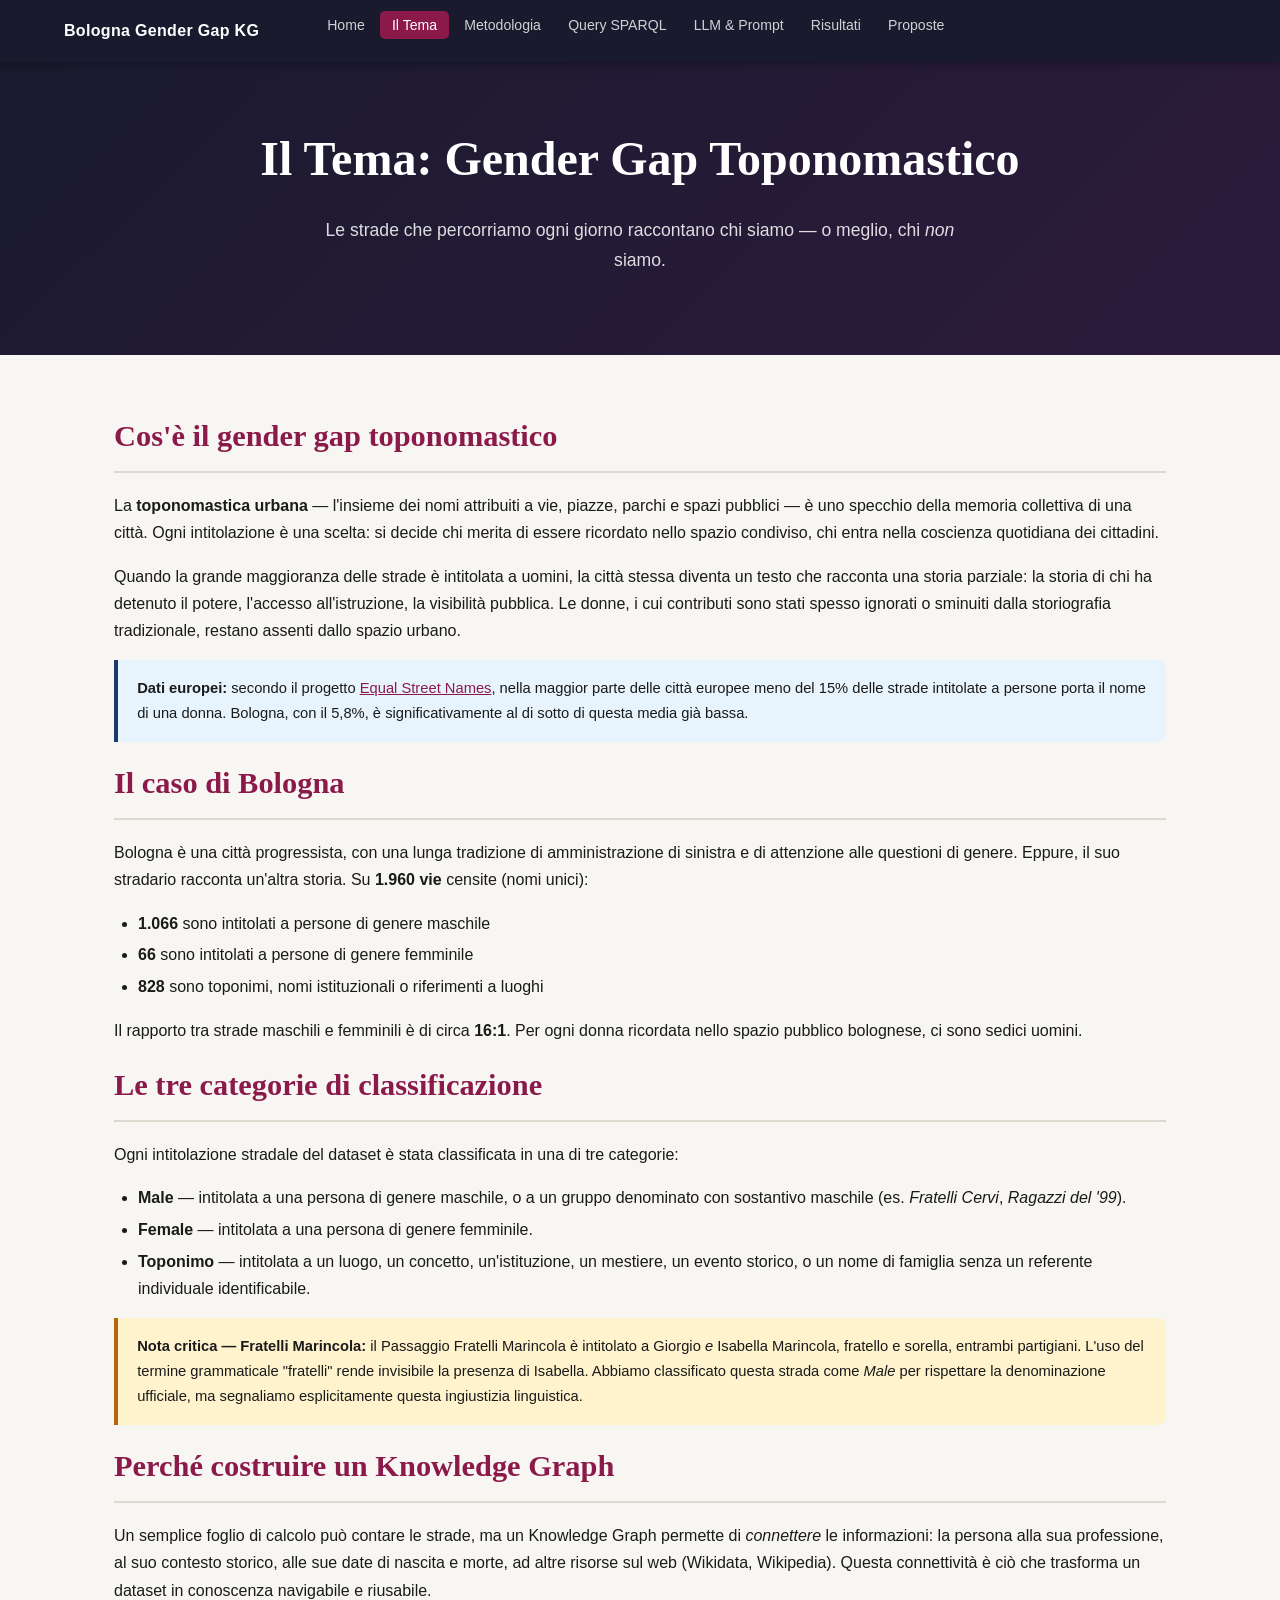
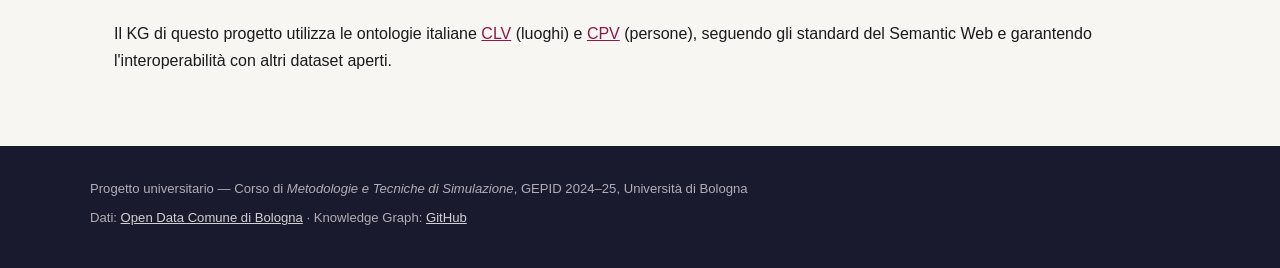
<file: docs/topic.html>
<!DOCTYPE html>
<html lang="it">
<head>
  <meta charset="UTF-8">
  <meta name="viewport" content="width=device-width, initial-scale=1.0">
  <title>Il Tema — Gender Gap Bologna</title>
  <link rel="stylesheet" href="style.css">
  
</head>
<body>
<nav id="navbar">
  <div class="nav-inner">
    <a class="nav-brand" href="index.html">Bologna Gender Gap KG</a>
    <button class="nav-toggle" onclick="document.getElementById('navbar').classList.toggle('open')" aria-label="menu">&#9776;</button>
    <ul class="nav-links">
      <li><a href="index.html">Home</a></li>
      <li><a href="topic.html" class="active">Il Tema</a></li>
      <li><a href="methodology.html">Metodologia</a></li>
      <li><a href="sparql.html">Query SPARQL</a></li>
      <li><a href="llm.html">LLM &amp; Prompt</a></li>
      <li><a href="results.html">Risultati</a></li>
      <li><a href="proposals.html">Proposte</a></li>
    </ul>
  </div>
</nav>
<main>

<div class="hero" style="padding:3.5rem 1.5rem 3rem">
  <h1>Il Tema: Gender Gap Toponomastico</h1>
  <p>Le strade che percorriamo ogni giorno raccontano chi siamo — o meglio, chi <em>non</em> siamo.</p>
</div>

<div class="section">
  <h2>Cos'è il gender gap toponomastico</h2>
  <p>La <strong>toponomastica urbana</strong> — l'insieme dei nomi attribuiti a vie, piazze, parchi e spazi pubblici —
  è uno specchio della memoria collettiva di una città. Ogni intitolazione è una scelta: si decide chi merita
  di essere ricordato nello spazio condiviso, chi entra nella coscienza quotidiana dei cittadini.</p>

  <p>Quando la grande maggioranza delle strade è intitolata a uomini, la città stessa diventa un testo
  che racconta una storia parziale: la storia di chi ha detenuto il potere, l'accesso all'istruzione,
  la visibilità pubblica. Le donne, i cui contributi sono stati spesso ignorati o sminuiti dalla storiografia
  tradizionale, restano assenti dallo spazio urbano.</p>

  <div class="info-box">
    <strong>Dati europei:</strong> secondo il progetto <a href="https://equalstreetnames.org/" target="_blank">Equal Street Names</a>,
    nella maggior parte delle città europee meno del 15% delle strade intitolate a persone porta il nome di una donna.
    Bologna, con il 5,8%, è significativamente al di sotto di questa media già bassa.
  </div>

  <h2>Il caso di Bologna</h2>
  <p>Bologna è una città progressista, con una lunga tradizione di amministrazione di sinistra e di
  attenzione alle questioni di genere. Eppure, il suo stradario racconta un'altra storia.
  Su <strong>1.960 vie</strong> censite (nomi unici):</p>

  <ul>
    <li><strong>1.066</strong> sono intitolati a persone di genere maschile</li>
    <li><strong>66</strong> sono intitolati a persone di genere femminile</li>
    <li><strong>828</strong> sono toponimi, nomi istituzionali o riferimenti a luoghi</li>
  </ul>

  <p>Il rapporto tra strade maschili e femminili è di circa <strong>16:1</strong>.
  Per ogni donna ricordata nello spazio pubblico bolognese, ci sono sedici uomini.</p>

  <h2>Le tre categorie di classificazione</h2>
  <p>Ogni intitolazione stradale del dataset è stata classificata in una di tre categorie:</p>
  <ul>
    <li><strong>Male</strong> — intitolata a una persona di genere maschile, o a un gruppo denominato
    con sostantivo maschile (es. <em>Fratelli Cervi</em>, <em>Ragazzi del '99</em>).</li>
    <li><strong>Female</strong> — intitolata a una persona di genere femminile.</li>
    <li><strong>Toponimo</strong> — intitolata a un luogo, un concetto, un'istituzione, un mestiere,
    un evento storico, o un nome di famiglia senza un referente individuale identificabile.</li>
  </ul>

  <div class="warn-box">
    <strong>Nota critica — Fratelli Marincola:</strong> il Passaggio Fratelli Marincola è intitolato
    a Giorgio <em>e</em> Isabella Marincola, fratello e sorella, entrambi partigiani.
    L'uso del termine grammaticale "fratelli" rende invisibile la presenza di Isabella.
    Abbiamo classificato questa strada come <em>Male</em> per rispettare la denominazione ufficiale,
    ma segnaliamo esplicitamente questa ingiustizia linguistica.
  </div>

  <h2>Perché costruire un Knowledge Graph</h2>
  <p>Un semplice foglio di calcolo può contare le strade, ma un Knowledge Graph permette
  di <em>connettere</em> le informazioni: la persona alla sua professione, al suo contesto storico,
  alle sue date di nascita e morte, ad altre risorse sul web (Wikidata, Wikipedia).
  Questa connettività è ciò che trasforma un dataset in conoscenza navigabile e riusabile.</p>

  <p>Il KG di questo progetto utilizza le ontologie italiane
  <a href="https://w3id.org/italia/onto/CLV/" target="_blank">CLV</a> (luoghi) e
  <a href="https://w3id.org/italia/onto/CPV/" target="_blank">CPV</a> (persone),
  seguendo gli standard del Semantic Web e garantendo l'interoperabilità con altri dataset aperti.</p>
</div>

</main>
<footer>
  <div class="footer-inner">
    <p>Progetto universitario — Corso di <em>Metodologie e Tecniche di Simulazione</em>, GEPID 2024–25, Università di Bologna</p>
    <p>Dati: <a href="https://opendata.comune.bologna.it/" target="_blank">Open Data Comune di Bologna</a> ·
       Knowledge Graph: <a href="https://github.com/lauratonsi/PROGETTO_KNOWLEDGE_GRAPH" target="_blank">GitHub</a></p>
  </div>
</footer>

</body>
</html>
</file>
<file: docs/style.css>
:root {
  --primary: #8b1a4a;
  --primary-light: #c45c82;
  --blue: #1b3a6b;
  --green: #1a6b3a;
  --green-light: #d4edda;
  --amber: #b5650a;
  --amber-light: #fff3cd;
  --text: #1a1a1a;
  --text-muted: #5a5a5a;
  --bg: #f8f6f2;
  --white: #ffffff;
  --border: #ddd8d0;
  --nav-bg: #1a1a2e;
  --nav-height: 62px;
  --radius: 8px;
  --shadow: 0 2px 12px rgba(0,0,0,0.08);
}

*, *::before, *::after { box-sizing: border-box; margin: 0; padding: 0; }

body {
  font-family: -apple-system, BlinkMacSystemFont, 'Segoe UI', Roboto, sans-serif;
  font-size: 16px;
  line-height: 1.7;
  color: var(--text);
  background: var(--bg);
}

/* ── Navigation ── */
#navbar {
  position: fixed; top: 0; left: 0; right: 0; z-index: 1000;
  background: var(--nav-bg);
  box-shadow: 0 2px 8px rgba(0,0,0,0.3);
  height: var(--nav-height);
}
.nav-inner {
  max-width: 1200px; margin: 0 auto; padding: 0 1.5rem;
  display: flex; align-items: center; height: 100%;
}
.nav-brand {
  color: #fff; font-weight: 700; font-size: 1rem;
  text-decoration: none; white-space: nowrap; margin-right: 2rem;
  letter-spacing: 0.02em;
}
.nav-links {
  list-style: none; display: flex; gap: 0.2rem; flex-wrap: wrap;
}
.nav-links a {
  color: rgba(255,255,255,0.8); text-decoration: none;
  padding: 0.4rem 0.75rem; border-radius: 5px;
  font-size: 0.88rem; transition: background 0.15s, color 0.15s;
}
.nav-links a:hover, .nav-links a.active {
  background: var(--primary); color: #fff;
}
.nav-toggle { display: none; background: none; border: none; color: #fff; font-size: 1.4rem; cursor: pointer; margin-left: auto; }

/* ── Main ── */
main { margin-top: var(--nav-height); min-height: calc(100vh - var(--nav-height) - 80px); }

/* ── Hero ── */
.hero {
  background: linear-gradient(135deg, var(--nav-bg) 0%, #2d1b3d 100%);
  color: #fff; padding: 5rem 1.5rem 4rem; text-align: center;
}
.hero h1 { font-family: Georgia, serif; font-size: clamp(1.8rem, 4vw, 3rem); margin-bottom: 1rem; }
.hero p  { font-size: 1.1rem; opacity: 0.85; max-width: 680px; margin: 0 auto 2rem; }
.hero-stat { display: inline-block; background: var(--primary); padding: 0.8rem 2.5rem; border-radius: 50px; font-size: 2.5rem; font-weight: 700; letter-spacing: -0.02em; }
.hero-stat small { font-size: 1rem; font-weight: 400; opacity: 0.85; display: block; }

/* ── Sections ── */
.section { max-width: 1100px; margin: 0 auto; padding: 3.5rem 1.5rem; }
.section + .section { padding-top: 1rem; }
.section-alt { background: var(--white); }
.section-alt .section { padding: 3.5rem 1.5rem; }
h2 { font-family: Georgia, serif; font-size: 1.9rem; color: var(--primary); margin-bottom: 1.2rem; border-bottom: 2px solid var(--border); padding-bottom: 0.5rem; }
h3 { font-size: 1.2rem; color: var(--nav-bg); margin: 2rem 0 0.6rem; }
h4 { font-size: 1rem; color: var(--text); margin: 1.2rem 0 0.4rem; font-weight: 600; }
p  { margin-bottom: 1rem; }
a  { color: var(--primary); }
a:hover { color: var(--primary-light); }
ul, ol { margin: 0.5rem 0 1rem 1.5rem; }
li { margin-bottom: 0.3rem; }

/* ── Cards grid ── */
.card-grid { display: grid; grid-template-columns: repeat(auto-fill, minmax(300px, 1fr)); gap: 1.2rem; margin-top: 1.5rem; }
.card {
  background: var(--white); border-radius: var(--radius); padding: 1.4rem;
  box-shadow: var(--shadow); border-top: 4px solid var(--primary);
  transition: transform 0.15s, box-shadow 0.15s;
}
.card:hover { transform: translateY(-3px); box-shadow: 0 6px 20px rgba(0,0,0,0.12); }
.card.future { border-top-color: var(--amber); }
.card h3 { margin-top: 0; font-size: 1.05rem; color: var(--primary); }
.card.future h3 { color: var(--amber); }
.card-meta { font-size: 0.82rem; color: var(--text-muted); margin-bottom: 0.5rem; }
.card p { font-size: 0.9rem; margin-bottom: 0.6rem; }
.badge {
  display: inline-block; padding: 0.2rem 0.7rem; border-radius: 20px; font-size: 0.75rem; font-weight: 600;
}
.badge-active { background: var(--green-light); color: var(--green); }
.badge-future { background: var(--amber-light); color: var(--amber); }
.card-fonte { font-size: 0.78rem; margin-top: 0.6rem; }

/* ── Stat boxes ── */
.stat-grid { display: grid; grid-template-columns: repeat(auto-fit, minmax(180px, 1fr)); gap: 1rem; margin: 2rem 0; }
.stat-box { background: var(--white); border-radius: var(--radius); padding: 1.5rem 1rem; text-align: center; box-shadow: var(--shadow); }
.stat-box .number { font-size: 2.4rem; font-weight: 700; line-height: 1; }
.stat-box .label { font-size: 0.85rem; color: var(--text-muted); margin-top: 0.4rem; }
.stat-male   .number { color: var(--blue); }
.stat-female .number { color: var(--primary); }
.stat-topo   .number { color: #5a5a5a; }
.stat-pct    .number { color: var(--primary); }

/* ── Charts ── */
.chart-wrap { position: relative; max-width: 700px; margin: 1.5rem auto; }
.chart-wrap-full { position: relative; width: 100%; margin: 1.5rem 0; height: 420px; }

/* ── Code blocks ── */
.code-block {
  background: #1e1e2e; color: #cdd6f4; border-radius: var(--radius);
  padding: 1.4rem 1.6rem; overflow-x: auto; font-family: 'Consolas','Monaco','Courier New',monospace;
  font-size: 0.82rem; line-height: 1.7; margin: 1rem 0 1.5rem;
}
.code-block .sc { color: #6c7086; font-style: italic; }  /* comment */
.code-block .sk { color: #89b4fa; font-weight: bold; }   /* keyword */
.code-block .sp { color: #a6e3a1; }                      /* prefix name */
.code-block .su { color: #f9e2af; }                      /* uri */
.code-block .ss { color: #a6e3a1; }                      /* string */
.code-block .sv { color: #cba6f7; }                      /* variable */

/* ── Prompt boxes ── */
.prompt-box {
  border-left: 4px solid var(--primary); background: var(--white);
  padding: 1rem 1.2rem; border-radius: 0 var(--radius) var(--radius) 0;
  margin: 0.8rem 0 1.2rem; font-size: 0.92rem;
}
.response-box {
  border-left: 4px solid var(--blue); background: #f0f4ff;
  padding: 1rem 1.2rem; border-radius: 0 var(--radius) var(--radius) 0;
  margin: 0.8rem 0 1.5rem; font-size: 0.92rem;
}
.prompt-label { font-size: 0.75rem; font-weight: 700; text-transform: uppercase; letter-spacing: 0.05em; color: var(--text-muted); margin-bottom: 0.3rem; }

/* ── Table ── */
.table-wrap { overflow-x: auto; margin: 1rem 0; }
table { width: 100%; border-collapse: collapse; font-size: 0.88rem; }
th { background: var(--nav-bg); color: #fff; padding: 0.6rem 0.8rem; text-align: left; font-weight: 600; }
td { padding: 0.55rem 0.8rem; border-bottom: 1px solid var(--border); }
tr:nth-child(even) td { background: #f5f3ef; }
tr:hover td { background: #ede8e0; }

/* ── Filters ── */
.filters { display: flex; flex-wrap: wrap; gap: 0.5rem; margin: 1rem 0; }
.filter-btn {
  padding: 0.4rem 1rem; border-radius: 20px; border: 2px solid var(--border);
  background: var(--white); cursor: pointer; font-size: 0.85rem; transition: all 0.15s;
}
.filter-btn:hover, .filter-btn.active { background: var(--primary); color: #fff; border-color: var(--primary); }
#search-box {
  padding: 0.5rem 1rem; border: 2px solid var(--border); border-radius: 20px;
  font-size: 0.9rem; width: 100%; max-width: 360px; outline: none;
}
#search-box:focus { border-color: var(--primary); }

/* ── LLM table ── */
.llm-table td, .llm-table th { padding: 0.7rem 1rem; }
.llm-table .check { color: var(--green); font-weight: bold; }
.llm-table .partial { color: var(--amber); }
.llm-table .cross { color: #c0392b; }

/* ── Step list ── */
.step-list { list-style: none; margin: 1rem 0; padding: 0; counter-reset: steps; }
.step-list > li {
  counter-increment: steps; display: flex; gap: 1rem;
  padding: 1rem; background: var(--white); border-radius: var(--radius);
  box-shadow: var(--shadow); margin-bottom: 0.8rem;
}
.step-list > li::before {
  content: counter(steps); min-width: 2rem; height: 2rem;
  background: var(--primary); color: #fff; border-radius: 50%;
  display: flex; align-items: center; justify-content: center;
  font-weight: 700; flex-shrink: 0;
}

/* ── Team ── */
.team-grid { display: grid; grid-template-columns: repeat(auto-fit, minmax(220px, 1fr)); gap: 1.5rem; margin-top: 1.5rem; }
.team-card { background: var(--white); border-radius: var(--radius); padding: 2rem 1.5rem; text-align: center; box-shadow: var(--shadow); }
.team-avatar { width: 90px; height: 90px; border-radius: 50%; background: linear-gradient(135deg, var(--primary), var(--primary-light)); display: flex; align-items: center; justify-content: center; font-size: 2rem; color: #fff; margin: 0 auto 1rem; }
.team-card h3 { font-size: 1.1rem; margin-bottom: 0.3rem; }
.team-card p { font-size: 0.88rem; color: var(--text-muted); margin: 0; }

/* ── Info box ── */
.info-box { background: #e8f4fd; border-left: 4px solid var(--blue); padding: 1rem 1.2rem; border-radius: 0 var(--radius) var(--radius) 0; margin: 1rem 0; font-size: 0.92rem; }
.warn-box  { background: var(--amber-light); border-left: 4px solid var(--amber); padding: 1rem 1.2rem; border-radius: 0 var(--radius) var(--radius) 0; margin: 1rem 0; font-size: 0.92rem; }

/* ── Footer ── */
footer { background: var(--nav-bg); color: rgba(255,255,255,0.65); padding: 2rem 1.5rem; font-size: 0.82rem; }
.footer-inner { max-width: 1100px; margin: 0 auto; }
footer a { color: rgba(255,255,255,0.8); }
footer p { margin-bottom: 0.4rem; }

/* ── Responsive ── */
@media (max-width: 768px) {
  .nav-toggle { display: block; }
  .nav-links { display: none; flex-direction: column; position: absolute; top: var(--nav-height); left: 0; right: 0; background: var(--nav-bg); padding: 1rem; gap: 0.2rem; }
  #navbar.open .nav-links { display: flex; }
  .hero { padding: 3rem 1rem 2.5rem; }
}
.grafici-grid {
  display: grid;
  grid-template-columns: repeat(auto-fit, minmax(300px, 1fr));
  gap: 1.5rem;
  margin: 1.5rem 0;
}
.grafici-grid figure {
  margin: 0;
  background: #f8f8f8;
  border-radius: 8px;
  overflow: hidden;
  border: 1px solid #e0e0e0;
}
.grafici-grid img {
  width: 100%;
  display: block;
}
.grafici-grid figcaption {
  padding: 0.6rem 0.8rem;
  font-size: 0.83rem;
  color: #555;
  text-align: center;
}
.grafici-grid a { display: block; }
.grafici-grid a:hover img { opacity: 0.88; }
.grafici-grid img { cursor: zoom-in; transition: opacity 0.15s; }
.btn-webvowl {
  display: inline-block;
  background: var(--primary);
  color: #fff;
  padding: 0.75rem 2rem;
  border-radius: 6px;
  font-weight: 600;
  font-size: 1rem;
  text-decoration: none;
  transition: background 0.2s;
}
.btn-webvowl:hover { background: var(--primary-light); color: #fff; }
.webvowl-note { font-size: 0.85rem; color: #555; margin-top: 0.75rem; }

/* ── KG SVG Diagram ── */
.kg-svg {
  width: 100%;
  height: auto;
  display: block;
  border-radius: var(--radius);
  overflow: visible;
}

/* ── KG Diagram ── */
.kg-diagram-wrap {
  background: var(--white);
  border: 1px solid var(--border);
  border-radius: var(--radius);
  padding: 2rem 1.5rem 1.5rem;
  margin: 1.5rem 0 2rem;
  box-shadow: var(--shadow);
}

.kg-diagram {
  display: flex;
  align-items: center;
  justify-content: center;
  gap: 0;
  flex-wrap: wrap;
  row-gap: 1.5rem;
}

.kg-node {
  border-radius: 10px;
  padding: 1.2rem 1.4rem;
  min-width: 230px;
  max-width: 280px;
  box-shadow: 0 3px 14px rgba(0,0,0,0.10);
  flex-shrink: 0;
}

.kg-node-street {
  background: linear-gradient(135deg, #1b3a6b 0%, #2a5298 100%);
  color: #fff;
  border: 2px solid #1b3a6b;
}

.kg-node-person {
  background: linear-gradient(135deg, #8b1a4a 0%, #c45c82 100%);
  color: #fff;
  border: 2px solid #8b1a4a;
}

.kg-node-icon {
  font-size: 1.8rem;
  margin-bottom: 0.3rem;
  line-height: 1;
}

.kg-node-label {
  font-family: 'Consolas','Monaco','Courier New', monospace;
  font-size: 1.05rem;
  font-weight: 700;
  margin-bottom: 0.8rem;
  letter-spacing: 0.01em;
}

.kg-node-props {
  display: flex;
  flex-direction: column;
  gap: 0.25rem;
}

.kg-prop {
  font-size: 0.78rem;
  background: rgba(255,255,255,0.15);
  border-radius: 4px;
  padding: 0.15rem 0.5rem;
  display: block;
  line-height: 1.5;
}

.kg-prop code {
  background: none;
  color: inherit;
  font-size: inherit;
  font-weight: 600;
}

.kg-prop em {
  opacity: 0.85;
  font-style: italic;
}

/* Arrow between nodes */
.kg-arrow-wrap {
  display: flex;
  flex-direction: column;
  align-items: center;
  justify-content: center;
  padding: 0 0.8rem;
  min-width: 130px;
  flex-shrink: 0;
}

.kg-arrow-line {
  width: 100%;
  height: 2px;
  background: var(--text-muted);
  position: relative;
}

.kg-arrow-label {
  font-size: 0.72rem;
  color: var(--text-muted);
  text-align: center;
  margin: 0.3rem 0;
  white-space: nowrap;
}

.kg-arrow-label code {
  font-size: 0.72rem;
  color: var(--text-muted);
}

.kg-arrow-head {
  font-size: 1.1rem;
  color: var(--text-muted);
  line-height: 1;
  margin-top: -0.2rem;
}

/* Legend */
.kg-diagram-legend {
  display: flex;
  flex-wrap: wrap;
  gap: 1rem;
  justify-content: center;
  margin-top: 1.5rem;
  padding-top: 1rem;
  border-top: 1px solid var(--border);
  font-size: 0.82rem;
}

.kg-legend-item {
  display: flex;
  align-items: center;
  gap: 0.4rem;
  color: var(--text-muted);
}

.kg-legend-item::before {
  content: '';
  display: inline-block;
  width: 14px;
  height: 14px;
  border-radius: 3px;
  flex-shrink: 0;
}

.kg-legend-street::before { background: #1b3a6b; }
.kg-legend-person::before { background: #8b1a4a; }
.kg-legend-arrow::before  { background: var(--text-muted); border-radius: 2px; height: 3px; margin-top: 5px; }

@media (max-width: 640px) {
  .kg-diagram { flex-direction: column; }
  .kg-arrow-wrap { flex-direction: row; min-width: unset; padding: 0.5rem 0; }
  .kg-arrow-line { height: 2px; width: 40px; }
  .kg-arrow-head { transform: rotate(90deg); }
  .kg-node { min-width: unset; width: 100%; max-width: 100%; }
}
</file>
